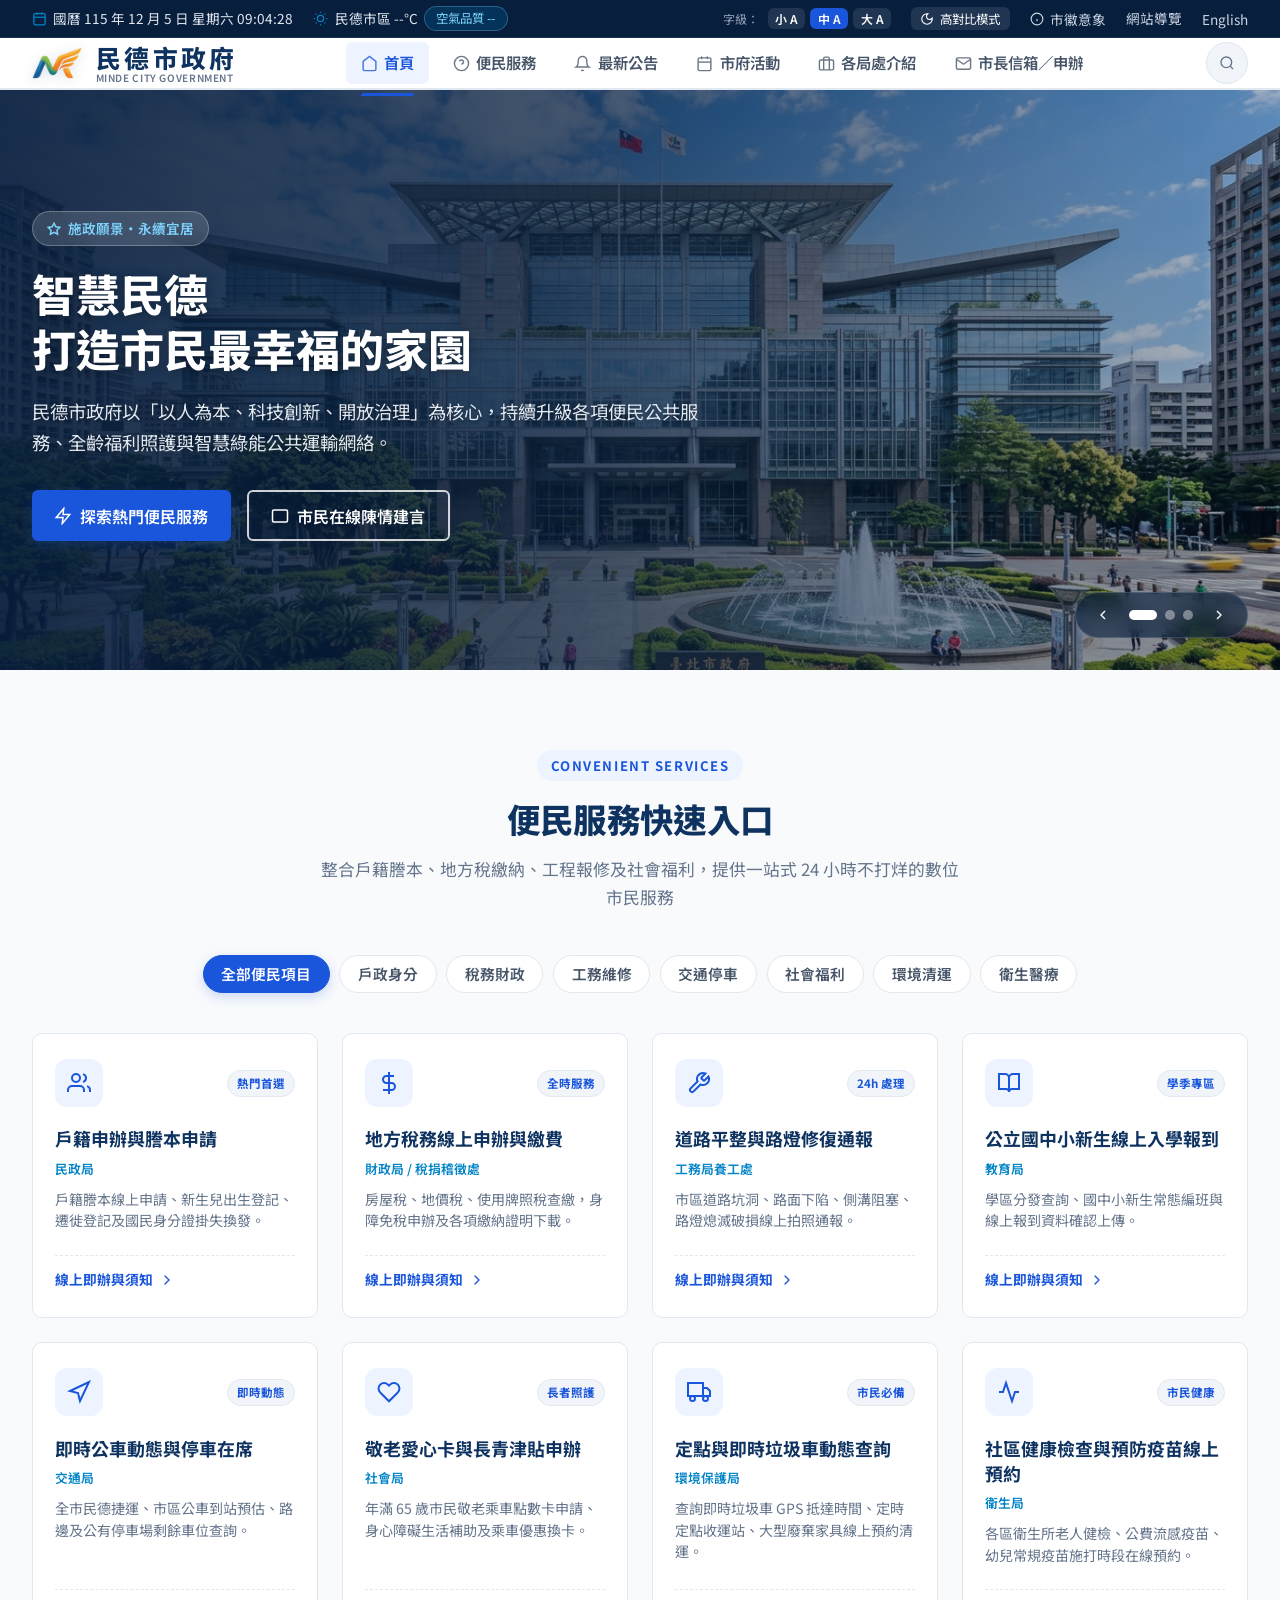
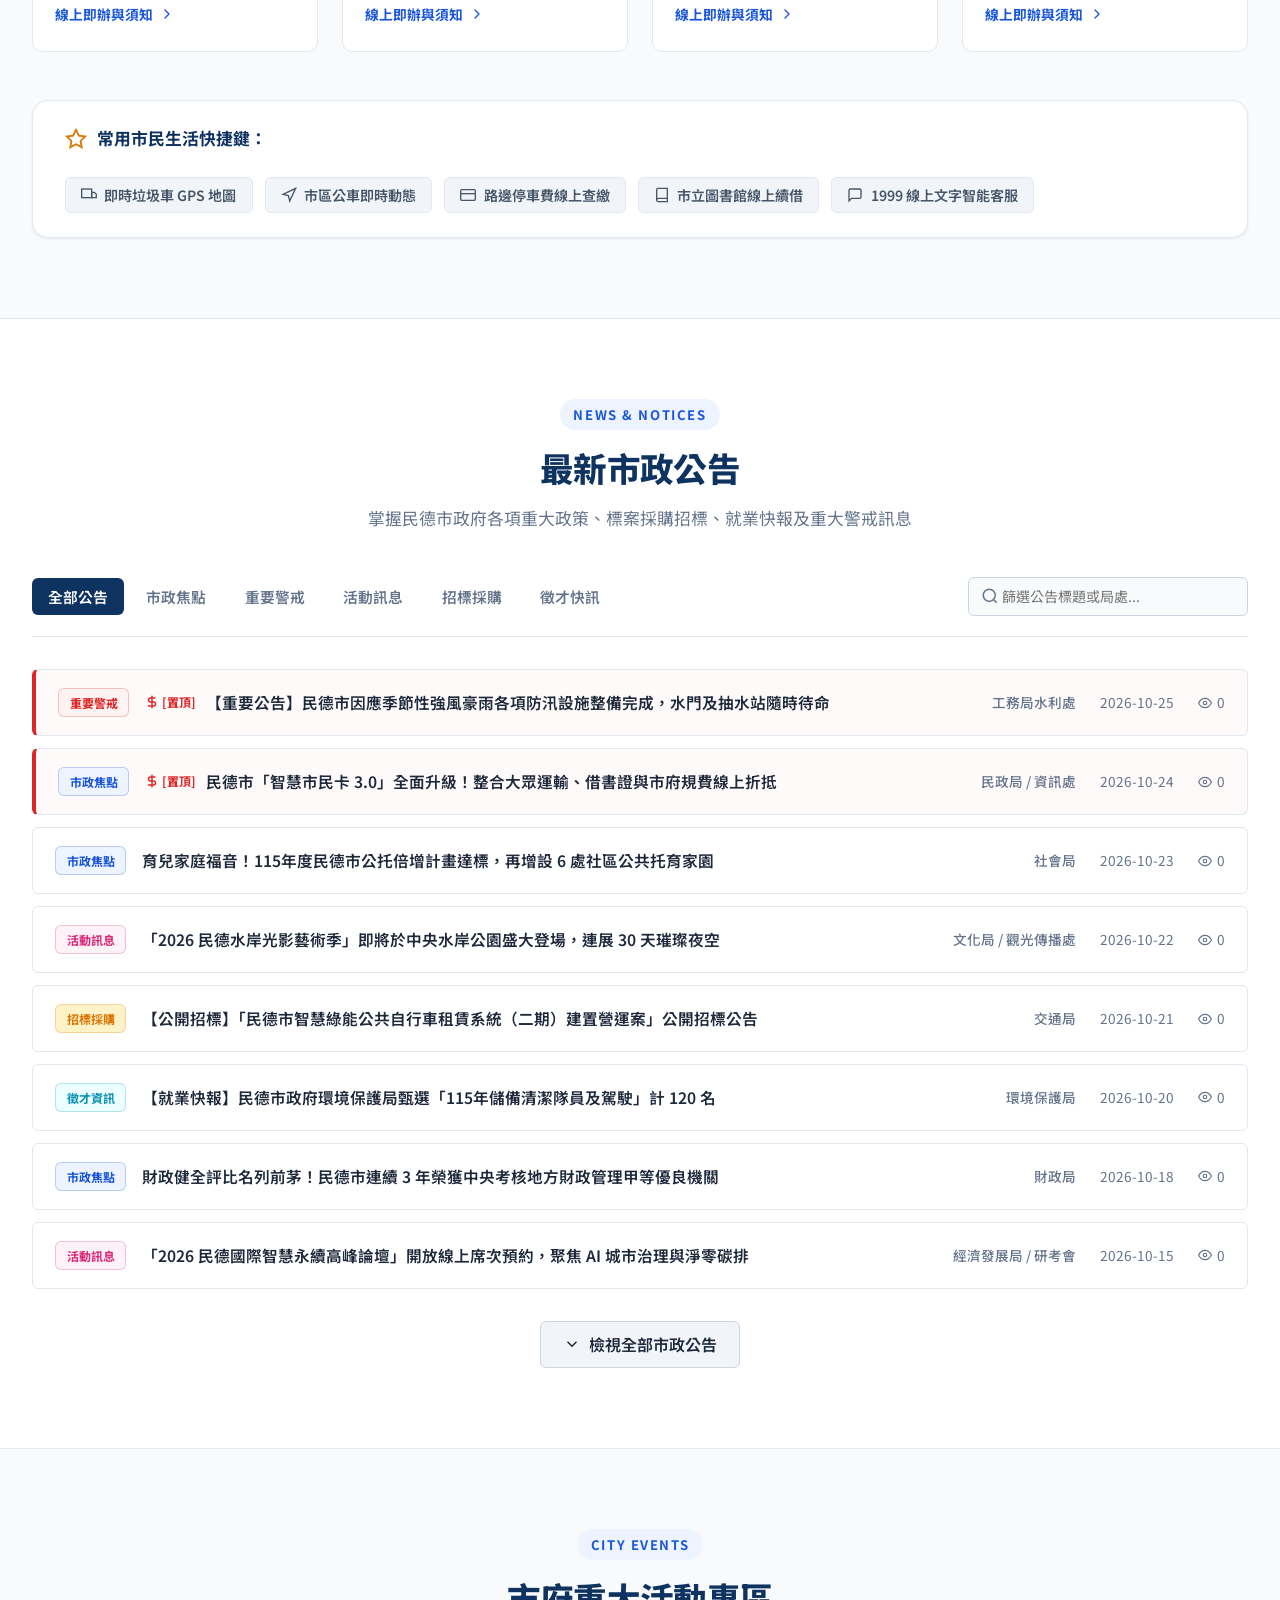
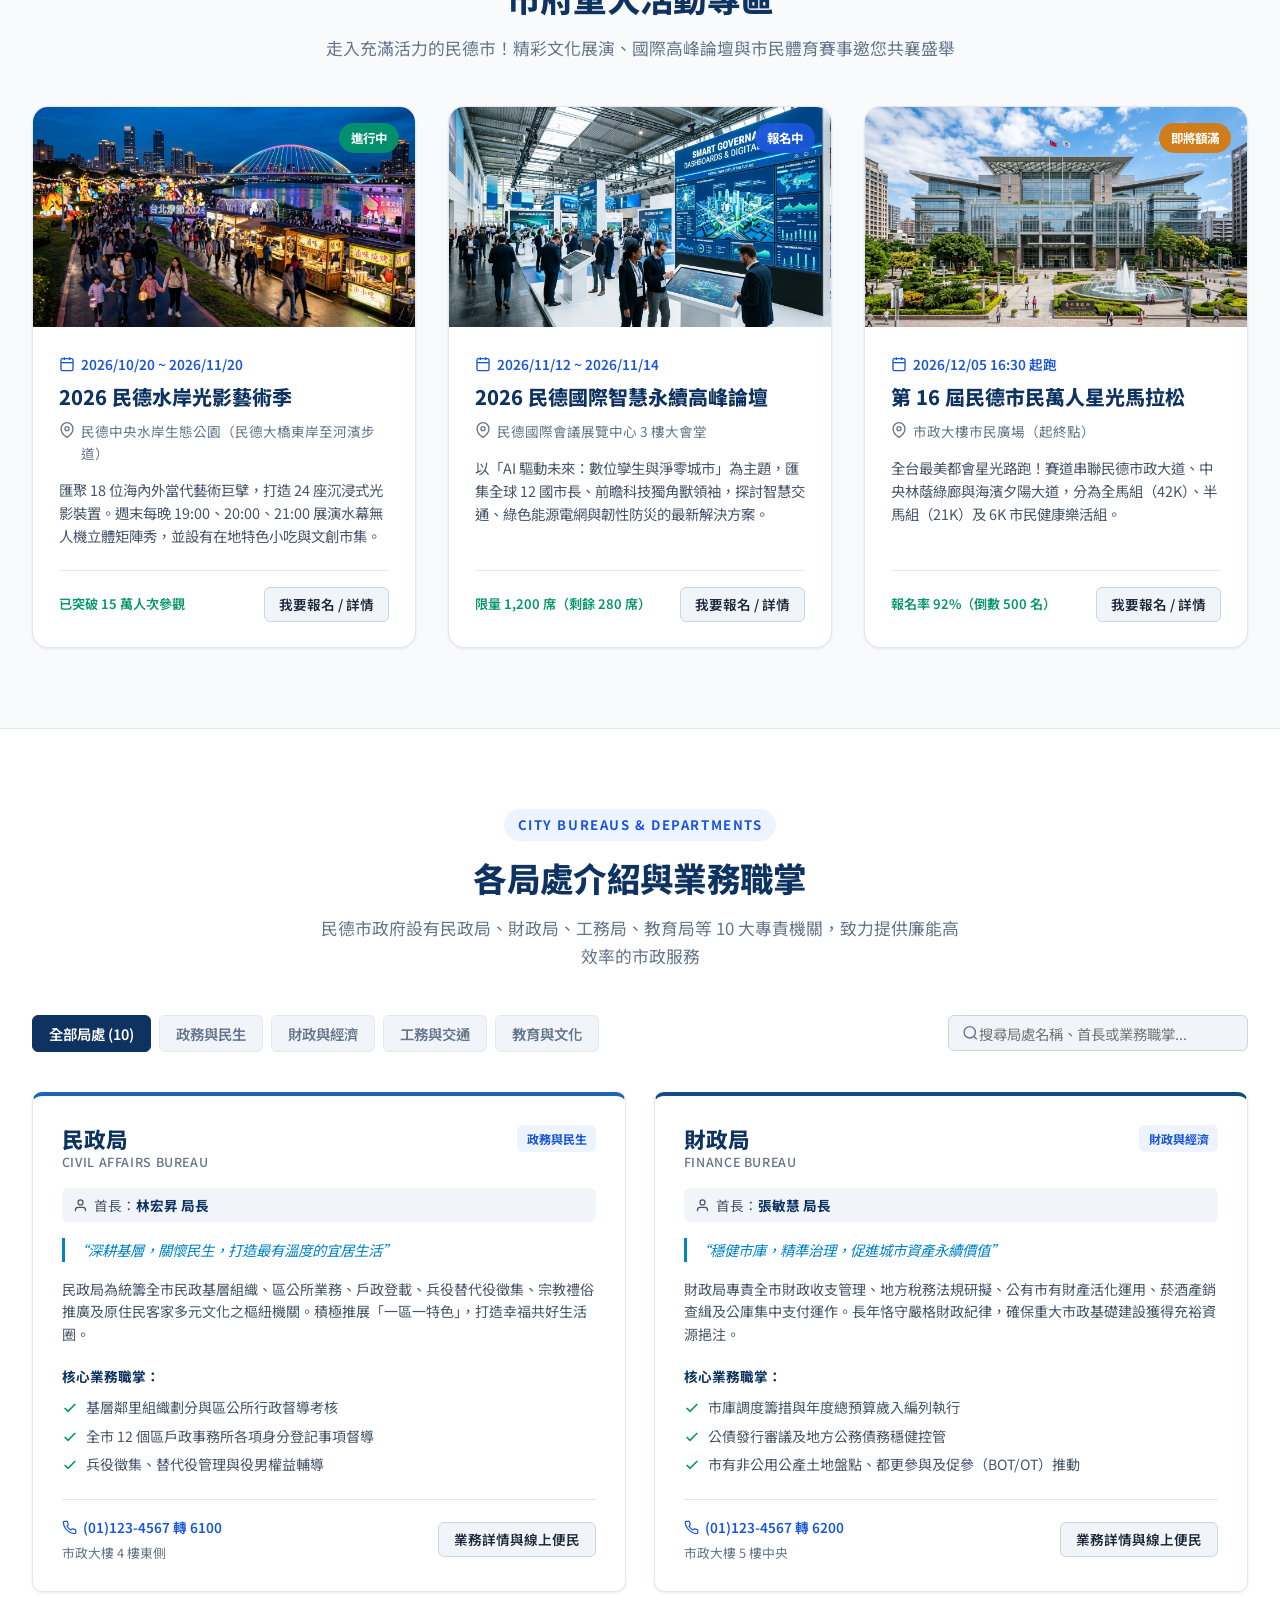
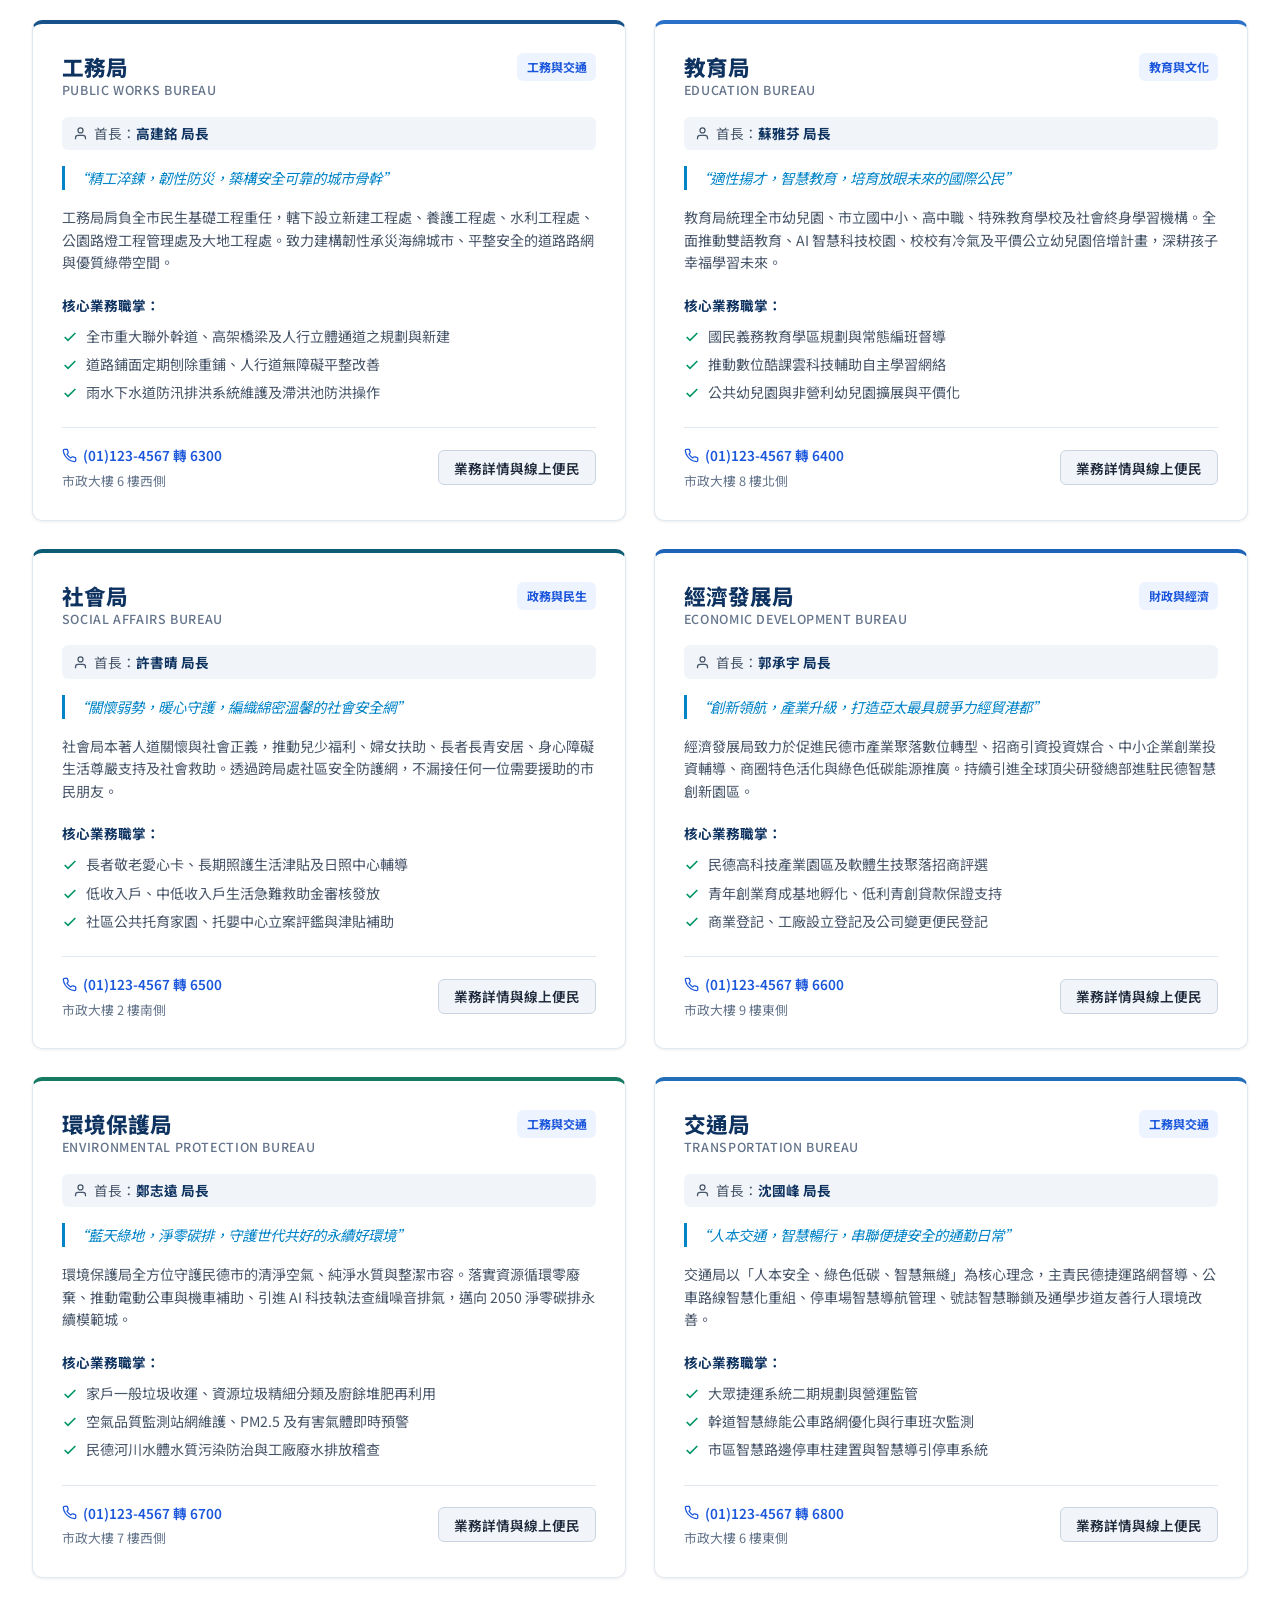
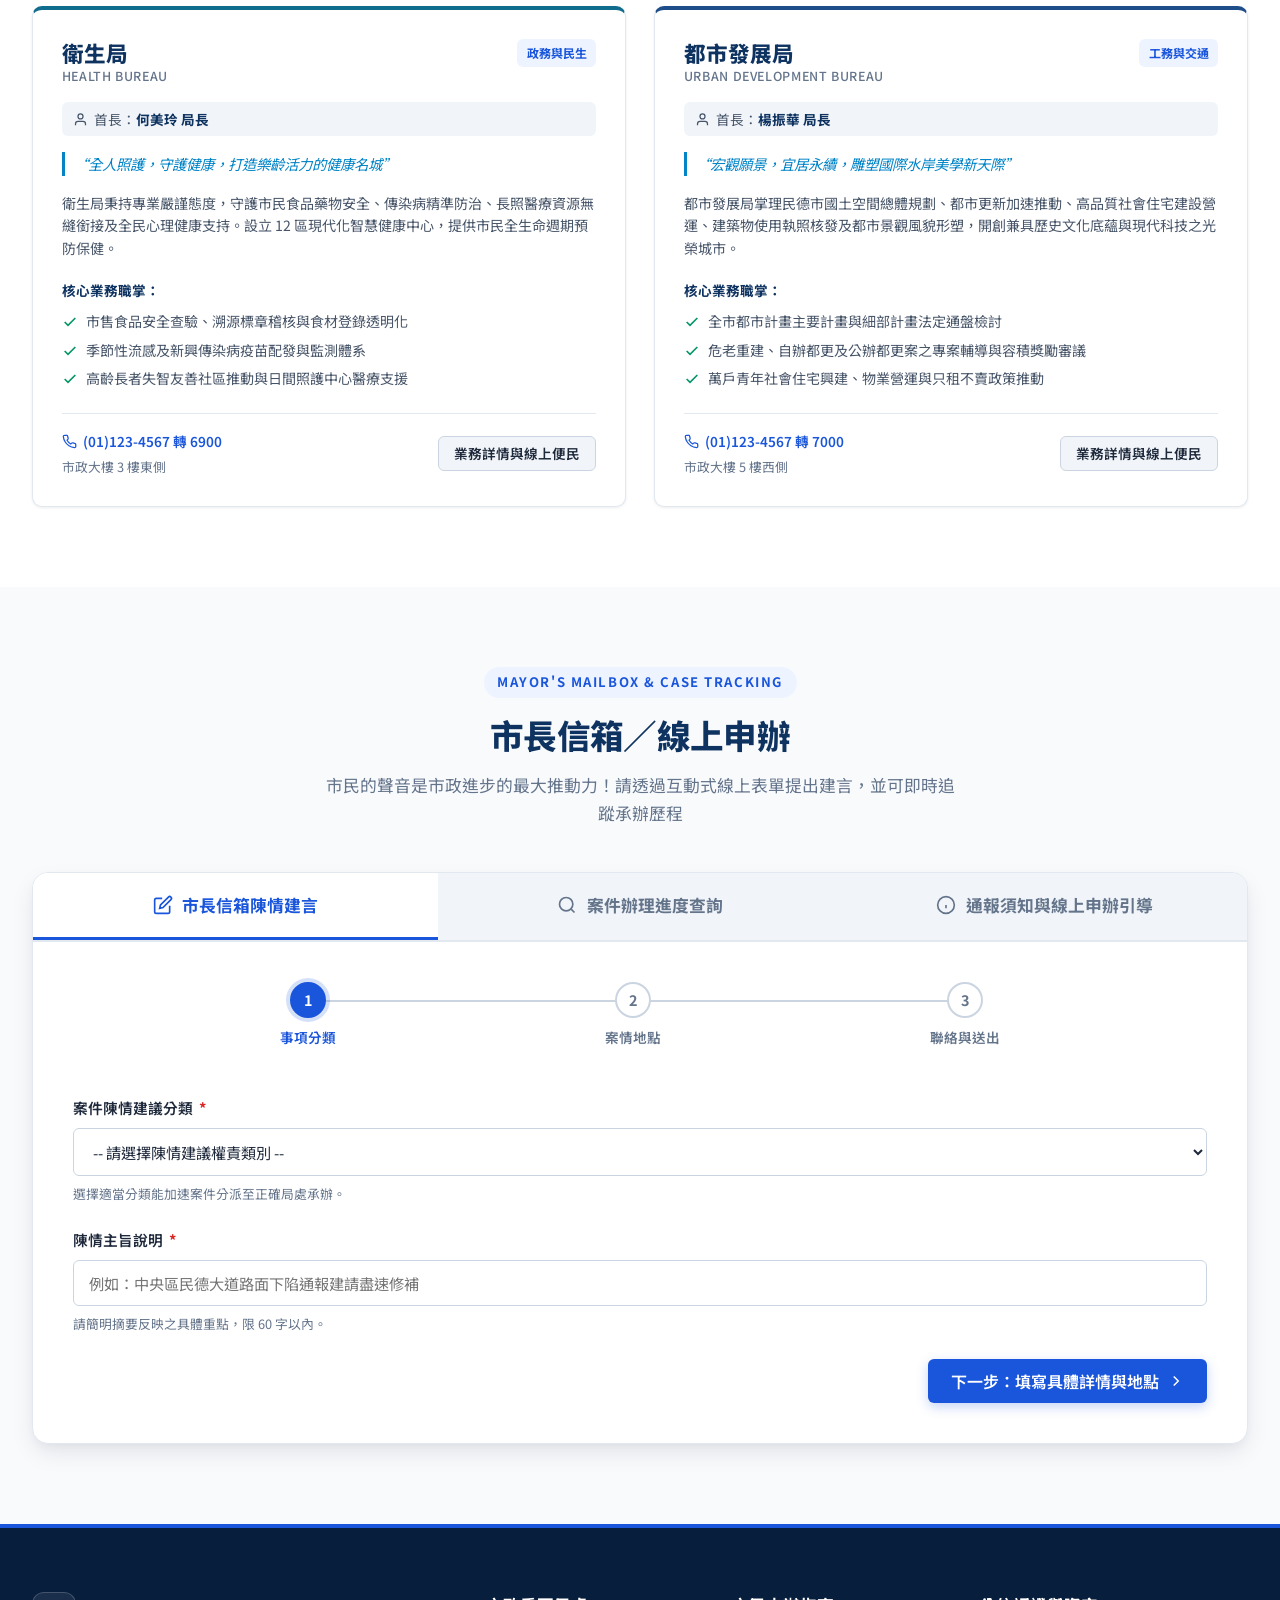
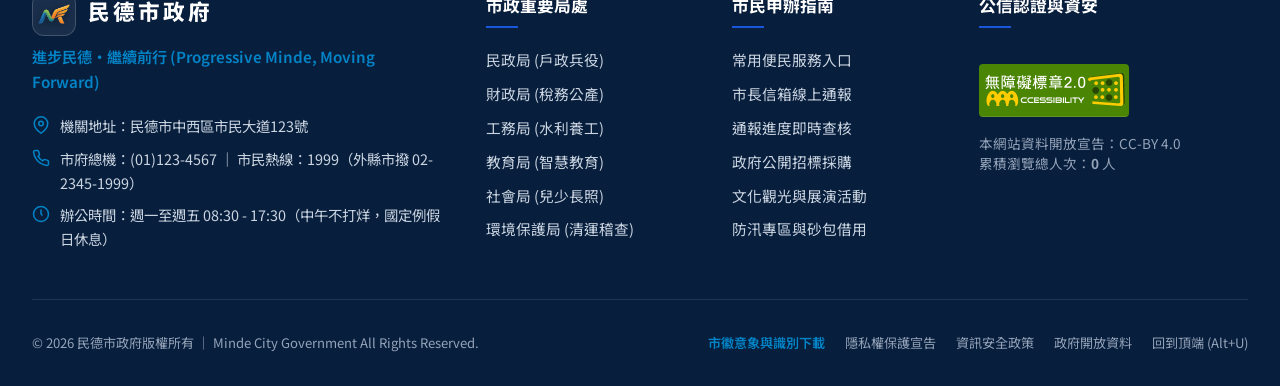
<file: index.html>
<!DOCTYPE html>
<html lang="zh-Hant-TW">
<head>
  <meta charset="UTF-8">
  <meta name="viewport" content="width=device-width, initial-scale=1.0">
  <meta http-equiv="X-UA-Compatible" content="ie=edge">
  <title>民德市政府官方網站 - 進步民德．繼續前行 (Minde City Government)</title>
  <meta name="description" content="民德市政府全球資訊網，提供全市民眾最即時的市政公告、便民申辦服務、各局處介紹、重大活動資訊及市長信箱線上通報系統。">
  <meta name="keywords" content="民德市, 民德市政府, 市長信箱, 便民服務, 民政局, 財政局, 工務局, 教育局, 智慧城市, 1999市民專線">
  <meta name="author" content="民德市政府資訊處">
  
  <!-- Open Graph 社交媒體標籤 -->
  <meta property="og:title" content="民德市政府官方網站 - 進步民德．繼續前行">
  <meta property="og:description" content="民德市最新市政焦點、便民服務申辦、各局處介紹與市長信箱線上互動平台。">
  <meta property="og:type" content="website">
  <meta property="og:locale" content="zh_TW">
  <meta property="og:image" content="assets/images/logo.png">

  <!-- 網站標誌與圖示 Favicon -->
  <link rel="icon" type="image/x-icon" href="favicon.ico">
  <link rel="icon" type="image/png" sizes="32x32" href="assets/images/favicon-32x32.png">
  <link rel="icon" type="image/png" sizes="128x128" href="assets/images/favicon.png">
  <link rel="apple-touch-icon" href="assets/images/logo-badge.png">

  <!-- 樣式表鏈結 -->
  <link rel="stylesheet" href="css/main.css">
  <link rel="stylesheet" href="css/components.css">
  <link rel="stylesheet" href="css/responsive.css">
</head>
<body>

  <!-- 無障礙跳至主要內容區 (Skip Link) -->
  <a href="#mainContent" class="skip-link" id="skipLink">跳至主要內容區 (Alt+C)</a>

  <!-- ========================================================
       1. 頂端無障礙與便民公務工具列 (Top Utility Bar)
       ======================================================== -->
  <div class="top-utility-bar" role="region" aria-label="無障礙與網站工具">
    <div class="container">
      <div class="utility-left">
        <div class="utility-item">
          <svg viewBox="0 0 24 24" fill="none" stroke-width="2"><rect x="3" y="4" width="18" height="18" rx="2" ry="2"></rect><line x1="16" y1="2" x2="16" y2="6"></line><line x1="8" y1="2" x2="8" y2="6"></line><line x1="3" y1="10" x2="21" y2="10"></line></svg>
          <span data-live-clock aria-live="off">國曆 -- 年 -- 月 -- 日 --:--:--</span>
        </div>
        <div class="utility-item">
          <svg viewBox="0 0 24 24" fill="none" stroke-width="2"><circle cx="12" cy="12" r="5"></circle><line x1="12" y1="1" x2="12" y2="3"></line><line x1="12" y1="21" x2="12" y2="23"></line><line x1="4.22" y1="4.22" x2="5.64" y2="5.64"></line><line x1="18.36" y1="18.36" x2="19.78" y2="19.78"></line><line x1="1" y1="12" x2="3" y2="12"></line><line x1="21" y1="12" x2="23" y2="12"></line><line x1="4.22" y1="19.78" x2="5.64" y2="18.36"></line><line x1="18.36" y1="5.64" x2="19.78" y2="4.22"></line></svg>
          <span>民德市區 <span data-live-temp>--</span>°C <span class="weather-time" data-live-temp-time></span></span>
          <span class="weather-badge" data-live-aqi>空氣品質 載入中</span>
        </div>
      </div>

      <div class="utility-right">
        <!-- 無障礙字級調整 -->
        <div class="accessibility-tools" aria-label="文字大小切換">
          <span style="font-size: 0.75rem; color: #94a3b8; margin-right: 0.2rem;">字級：</span>
          <button class="font-size-btn" data-scale="0.9" title="縮小字體">小 A</button>
          <button class="font-size-btn active" data-scale="1" title="預設字體大小">中 A</button>
          <button class="font-size-btn" data-scale="1.15" title="放大字體">大 A</button>
        </div>

        <!-- 高對比模式 -->
        <button class="contrast-toggle-btn" id="contrastToggleBtn" title="切換高對比無障礙顯示模式">
          <svg viewBox="0 0 24 24" fill="none" stroke="currentColor" stroke-width="2">
            <path d="M12 3a9 9 0 1 0 9 9c0-.46-.04-.92-.1-1.36a5.389 5.389 0 0 1-4.4 2.26 5.403 5.403 0 0 1-3.14-9.8c-.44-.06-.9-.1-1.36-.1z"></path>
          </svg>
          <span>高對比模式</span>
        </button>

        <button class="utility-item" style="color: #cbd5e1; background: none; border: none; cursor: pointer;" onclick="openEmblemModal()" title="瀏覽民德市徽設計理念與視覺識別標準">
          <svg style="width: 14px; height: 14px; stroke: currentColor;" viewBox="0 0 24 24" fill="none" stroke-width="2"><circle cx="12" cy="12" r="10"></circle><path d="M12 16v-4"></path><path d="M12 8h.01"></path></svg>
          <span>市徽意象</span>
        </button>
        <a href="#footer" class="utility-item" style="color: #cbd5e1;" title="網站導覽與無障礙宣告">網站導覽</a>
        <button class="utility-item" style="color: #cbd5e1;" onclick="showToast('English version is under maintenance. (英文版維護中)', 'info')">English</button>
      </div>
    </div>
  </div>

  <!-- ========================================================
       2. 官方主導覽列 (Main Header)
       ======================================================== -->
  <header class="main-header" role="banner">
    <div class="container header-container">
      <!-- 官方市府 Logo 區 -->
      <a href="index.html" class="brand-logo-link" aria-label="回到民德市政府官網首頁" title="民德市政府全球資訊網">
        <div class="brand-emblem" aria-hidden="true">
          <img src="assets/images/logo-icon.png" alt="民德市政府市徽" class="brand-logo-img" width="50" height="50">
        </div>
        <div class="brand-text">
          <span class="brand-title">民德市政府</span>
          <span class="brand-subtitle">Minde City Government</span>
        </div>
      </a>

      <!-- 桌面主導覽連結 -->
      <nav class="main-nav" id="mainNav" role="navigation" aria-label="主選單導覽">
        <ul class="nav-list">
          <li>
            <a href="#home" class="nav-link active">
              <svg viewBox="0 0 24 24" fill="none" stroke-width="2"><path d="M3 9l9-7 9 7v11a2 2 0 0 1-2 2H5a2 2 0 0 1-2-2z"></path></svg>
              <span>首頁</span>
            </a>
          </li>
          <li>
            <a href="#services" class="nav-link">
              <svg viewBox="0 0 24 24" fill="none" stroke-width="2"><circle cx="12" cy="12" r="10"></circle><path d="M9.09 9a3 3 0 0 1 5.83 1c0 2-3 3-3 3"></path><line x1="12" y1="17" x2="12.01" y2="17"></line></svg>
              <span>便民服務</span>
            </a>
          </li>
          <li>
            <a href="#announcements" class="nav-link">
              <svg viewBox="0 0 24 24" fill="none" stroke-width="2"><path d="M18 8A6 6 0 0 0 6 8c0 7-3 9-3 9h18s-3-2-3-9"></path><path d="M13.73 21a2 2 0 0 1-3.46 0"></path></svg>
              <span>最新公告</span>
            </a>
          </li>
          <li>
            <a href="#events" class="nav-link">
              <svg viewBox="0 0 24 24" fill="none" stroke-width="2"><rect x="3" y="4" width="18" height="18" rx="2" ry="2"></rect><line x1="16" y1="2" x2="16" y2="6"></line><line x1="8" y1="2" x2="8" y2="6"></line><line x1="3" y1="10" x2="21" y2="10"></line></svg>
              <span>市府活動</span>
            </a>
          </li>
          <li>
            <a href="#departments" class="nav-link">
              <svg viewBox="0 0 24 24" fill="none" stroke-width="2"><rect x="2" y="7" width="20" height="14" rx="2" ry="2"></rect><path d="M16 21V5a2 2 0 0 0-2-2h-4a2 2 0 0 0-2 2v16"></path></svg>
              <span>各局處介紹</span>
            </a>
          </li>
          <li>
            <a href="#mailbox" class="nav-link">
              <svg viewBox="0 0 24 24" fill="none" stroke-width="2"><path d="M4 4h16c1.1 0 2 .9 2 2v12c0 1.1-.9 2-2 2H4c-1.1 0-2-.9-2-2V6c0-1.1.9-2 2-2z"></path><polyline points="22,6 12,13 2,6"></polyline></svg>
              <span>市長信箱／申辦</span>
            </a>
          </li>
        </ul>

        <!-- 行動版專屬無障礙與網站工具 (在電腦版自動隱藏，手機版在漢堡選單內呈現，避免頂端資訊雜亂) -->
        <div class="mobile-nav-tools" aria-label="行動版無障礙與網站設定">
          <div class="mobile-tools-header">
            <svg viewBox="0 0 24 24" fill="none" stroke="currentColor" stroke-width="2"><circle cx="12" cy="12" r="3"></circle><path d="M19.4 15a1.65 1.65 0 0 0 .33 1.82l.06.06a2 2 0 0 1 0 2.83 2 2 0 0 1-2.83 0l-.06-.06a1.65 1.65 0 0 0-1.82-.33 1.65 1.65 0 0 0-1 1.51V21a2 2 0 0 1-2 2 2 2 0 0 1-2-2v-.09A1.65 1.65 0 0 0 9 19.4a1.65 1.65 0 0 0-1.82.33l-.06.06a2 2 0 0 1-2.83 0 2 2 0 0 1 0-2.83l.06-.06a1.65 1.65 0 0 0 .33-1.82 1.65 1.65 0 0 0-1.51-1H3a2 2 0 0 1-2-2 2 2 0 0 1 2-2h.09A1.65 1.65 0 0 0 4.6 9a1.65 1.65 0 0 0-.33-1.82l-.06-.06a2 2 0 0 1 0-2.83 2 2 0 0 1 2.83 0l.06.06a1.65 1.65 0 0 0 1.82.33H9a1.65 1.65 0 0 0 1-1.51V3a2 2 0 0 1 2-2 2 2 0 0 1 2 2v.09a1.65 1.65 0 0 0 1 1.51 1.65 1.65 0 0 0 1.82-.33l.06-.06a2 2 0 0 1 2.83 0 2 2 0 0 1 0 2.83l-.06.06a1.65 1.65 0 0 0-.33 1.82V9a1.65 1.65 0 0 0 1.51 1H21a2 2 0 0 1 2 2 2 2 0 0 1-2 2h-.09a1.65 1.65 0 0 0-1.51 1z"></path></svg>
            <span>無障礙與網站工具</span>
          </div>
          <div class="mobile-tools-content">
            <div class="mobile-font-row">
              <span class="mobile-tools-label">文字字級：</span>
              <div class="accessibility-tools">
                <button class="font-size-btn" data-scale="0.9" title="縮小字體">小 A</button>
                <button class="font-size-btn active" data-scale="1" title="預設字體大小">中 A</button>
                <button class="font-size-btn" data-scale="1.15" title="放大字體">大 A</button>
              </div>
            </div>
            <div class="mobile-actions-row">
              <button class="contrast-toggle-btn" title="切換高對比無障礙顯示模式">
                <svg viewBox="0 0 24 24" fill="none" stroke="currentColor" stroke-width="2">
                  <path d="M12 3a9 9 0 1 0 9 9c0-.46-.04-.92-.1-1.36a5.389 5.389 0 0 1-4.4 2.26 5.403 5.403 0 0 1-3.14-9.8c-.44-.06-.9-.1-1.36-.1z"></path>
                </svg>
                <span>高對比模式</span>
              </button>
              <button class="mobile-aux-btn" onclick="openEmblemModal()" title="瀏覽市徽理念">
                <svg viewBox="0 0 24 24" fill="none" stroke="currentColor" stroke-width="2"><circle cx="12" cy="12" r="10"></circle><path d="M12 16v-4"></path><path d="M12 8h.01"></path></svg>
                <span>市徽意象</span>
              </button>
              <a href="#footer" class="mobile-aux-btn" onclick="document.getElementById('mainNav').classList.remove('open');">
                <svg viewBox="0 0 24 24" fill="none" stroke="currentColor" stroke-width="2"><circle cx="12" cy="12" r="10"></circle><line x1="2" y1="12" x2="22" y2="12"></line><path d="M12 2a15.3 15.3 0 0 1 4 10 15.3 15.3 0 0 1-4 10 15.3 15.3 0 0 1-4-10 15.3 15.3 0 0 1 4-10z"></path></svg>
                <span>網站導覽</span>
              </a>
            </div>
          </div>
        </div>
      </nav>

      <!-- 搜尋與行動按鈕 -->
      <div class="header-actions">
        <button class="quick-search-trigger" aria-label="開啟全站智慧搜尋" title="按 Ctrl+K 或 / 開啟搜尋">
          <svg viewBox="0 0 24 24" fill="none" stroke-width="2"><circle cx="11" cy="11" r="8"></circle><line x1="21" y1="21" x2="16.65" y2="16.65"></line></svg>
          <span>搜尋市政與便民服務...</span>
          <kbd class="quick-search-key">Ctrl+K</kbd>
        </button>

        <button class="mobile-menu-toggle" id="mobileMenuToggle" aria-label="開啟或收合行動版導覽選單" aria-expanded="false">
          <svg viewBox="0 0 24 24" fill="none" stroke="currentColor" stroke-width="2"><line x1="3" y1="12" x2="21" y2="12"></line><line x1="3" y1="6" x2="21" y2="6"></line><line x1="3" y1="18" x2="21" y2="18"></line></svg>
        </button>
      </div>
    </div>
  </header>

  <!-- ========================================================
       主要內容區域 (Main Content Landmark)
       ======================================================== -->
  <main id="mainContent">

    <!-- ========================================================
         章節 1: 英雄視覺輪播與市政指標 (Hero Section)
         ======================================================== -->
    <section class="hero-section" id="home" aria-label="市政焦點橫幅">
      <div class="hero-slider">
        <!-- 幻燈片 1: 市政大樓與宜居城市 -->
        <div class="hero-slide active">
          <div class="slide-bg-wrapper">
            <img src="assets/images/minde_city_hall.jpg" alt="民德市政大樓宏偉外觀與市民廣場噴泉" class="slide-bg-img">
            <div class="slide-overlay"></div>
          </div>
          <div class="container">
            <div class="hero-content">
              <span class="slide-tag">
                <svg style="width: 14px; height: 14px; stroke: currentColor;" viewBox="0 0 24 24" fill="none" stroke-width="2.5"><polygon points="12 2 15.09 8.26 22 9.27 17 14.14 18.18 21.02 12 17.77 5.82 21.02 7 14.14 2 9.27 8.91 8.26 12 2"></polygon></svg>
                施政願景・永續宜居
              </span>
              <h1 class="slide-title">智慧民德<br>打造市民最幸福的家園</h1>
              <p class="slide-desc">
                民德市政府以「以人為本、科技創新、開放治理」為核心，持續升級各項便民公共服務、全齡福利照護與智慧綠能公共運輸網絡。
              </p>
              <div class="slide-actions">
                <a href="#services" class="btn btn-primary">
                  <svg viewBox="0 0 24 24" fill="none" stroke-width="2"><polygon points="13 2 3 14 12 14 11 22 21 10 12 10 13 2"></polygon></svg>
                  探索熱門便民服務
                </a>
                <a href="#mailbox" class="btn btn-outline-white">
                  <svg viewBox="0 0 24 24" fill="none" stroke-width="2"><path d="M4 4h16c1.1 0 2 .9 2 2v12c0 1.1-.9 2-2 2H4c-1.1 0-2-.9-2-2V6c0-1.1.9-2 2-2z"></path></svg>
                  市民在線陳情建言
                </a>
              </div>
            </div>
          </div>
        </div>

        <!-- 幻燈片 2: 國際智慧城市論壇 -->
        <div class="hero-slide">
          <div class="slide-bg-wrapper">
            <img src="assets/images/smart_city_expo.jpg" alt="民德智慧城市高峰論壇展會實況" class="slide-bg-img">
            <div class="slide-overlay"></div>
          </div>
          <div class="container">
            <div class="hero-content">
              <span class="slide-tag">前瞻科技・全球接軌</span>
              <h2 class="slide-title">2026 國際智慧高峰會<br>數位孿生與淨零碳排</h2>
              <p class="slide-desc">
                匯聚全球 12 國市長與數位科技先驅，聚焦 AI 城市防災大數據與永續綠電電網，席次有限即日起開放預約。
              </p>
              <div class="slide-actions">
                <a href="#events" class="btn btn-gold">線上搶先預約席次</a>
                <a href="#announcements" class="btn btn-outline-white">查閱詳細大會議程</a>
              </div>
            </div>
          </div>
        </div>

        <!-- 幻燈片 3: 水岸光影藝術季 -->
        <div class="hero-slide">
          <div class="slide-bg-wrapper">
            <img src="assets/images/waterfront_festival.jpg" alt="民德水岸光影藝術季夜景與市民遊憩" class="slide-bg-img">
            <div class="slide-overlay"></div>
          </div>
          <div class="container">
            <div class="hero-content">
              <span class="slide-tag">文化藝術・週末好去處</span>
              <h2 class="slide-title">民德水岸光影藝術季<br>點亮璀璨河畔之夜</h2>
              <p class="slide-desc">
                24 組大型戶外光影巨作、週末水幕無人機秀與百攤市民在地美食市集，邀您一同走入光之秘境。
              </p>
              <div class="slide-actions">
                <a href="#events" class="btn btn-primary">參觀指南與接駁資訊</a>
              </div>
            </div>
          </div>
        </div>
      </div>

      <!-- 輪播控制器 -->
      <div class="slider-controls" aria-label="輪播導航控制">
        <button class="slider-arrow-btn" id="sliderPrevBtn" aria-label="上一張輪播圖">
          <svg style="width: 16px; height: 16px;" viewBox="0 0 24 24" fill="none" stroke="currentColor" stroke-width="2"><polyline points="15 18 9 12 15 6"></polyline></svg>
        </button>
        <div class="slider-dots">
          <button class="slider-dot active" data-index="0" aria-label="跳至第 1 張幻燈片"></button>
          <button class="slider-dot" data-index="1" aria-label="跳至第 2 張幻燈片"></button>
          <button class="slider-dot" data-index="2" aria-label="跳至第 3 張幻燈片"></button>
        </div>
        <button class="slider-arrow-btn" id="sliderNextBtn" aria-label="下一張輪播圖">
          <svg style="width: 16px; height: 16px;" viewBox="0 0 24 24" fill="none" stroke="currentColor" stroke-width="2"><polyline points="9 18 15 12 9 6"></polyline></svg>
        </button>
      </div>
    </section>

    <!-- ========================================================
         章節 2: 便民服務快速入口 (Citizen Quick Services)
         ======================================================== -->
    <section class="services-section" id="services" aria-labelledby="servicesTitle">
      <div class="container">
        <div class="section-header">
          <span class="section-tag">Convenient Services</span>
          <h2 class="section-title" id="servicesTitle">便民服務快速入口</h2>
          <p class="section-subtitle">
            整合戶籍謄本、地方稅繳納、工程報修及社會福利，提供一站式 24 小時不打烊的數位市民服務
          </p>
        </div>

        <!-- 服務分類篩選鈕 -->
        <div class="category-filter-pills" role="tablist" aria-label="便民服務分類">
          <button class="filter-pill service-filter-pill active" data-service-cat="all">全部便民項目</button>
          <button class="filter-pill service-filter-pill" data-service-cat="household">戶政身分</button>
          <button class="filter-pill service-filter-pill" data-service-cat="tax">稅務財政</button>
          <button class="filter-pill service-filter-pill" data-service-cat="construction">工務維修</button>
          <button class="filter-pill service-filter-pill" data-service-cat="transit">交通停車</button>
          <button class="filter-pill service-filter-pill" data-service-cat="welfare">社會福利</button>
          <button class="filter-pill service-filter-pill" data-service-cat="eco">環境清運</button>
          <button class="filter-pill service-filter-pill" data-service-cat="health">衛生醫療</button>
        </div>

        <!-- 服務卡片網格 -->
        <div class="services-grid" id="servicesGridContainer">
          <!-- 由 js/announcements.js 動態渲染 -->
        </div>

        <!-- 常用便民快捷工具條 -->
        <div class="quick-tools-strip">
          <div class="quick-tools-label">
            <svg viewBox="0 0 24 24" fill="none" stroke="currentColor" stroke-width="2"><polygon points="12 2 15.09 8.26 22 9.27 17 14.14 18.18 21.02 12 17.77 5.82 21.02 7 14.14 2 9.27 8.91 8.26 12 2"></polygon></svg>
            <span>常用市民生活快捷鍵：</span>
          </div>
          <div class="quick-tools-list">
            <button class="quick-tool-btn" onclick="openServiceModal('srv-07')">
              <svg viewBox="0 0 24 24" fill="none" stroke-width="2"><rect x="1" y="3" width="15" height="13"></rect><polygon points="16 8 20 8 23 11 23 16 16 16 16 8"></polygon></svg>
              <span>即時垃圾車 GPS 地圖</span>
            </button>
            <button class="quick-tool-btn" onclick="openServiceModal('srv-05')">
              <svg viewBox="0 0 24 24" fill="none" stroke-width="2"><polygon points="3 11 22 2 13 21 11 13 3 11"></polygon></svg>
              <span>市區公車即時動態</span>
            </button>
            <button class="quick-tool-btn" onclick="openServiceModal('srv-02')">
              <svg viewBox="0 0 24 24" fill="none" stroke-width="2"><rect x="1" y="4" width="22" height="16" rx="2" ry="2"></rect><line x1="1" y1="10" x2="23" y2="10"></line></svg>
              <span>路邊停車費線上查繳</span>
            </button>
            <button class="quick-tool-btn" onclick="openServiceModal('srv-04')">
              <svg viewBox="0 0 24 24" fill="none" stroke-width="2"><path d="M4 19.5A2.5 2.5 0 0 1 6.5 17H20"></path><path d="M6.5 2H20v20H6.5A2.5 2.5 0 0 1 4 19.5v-15A2.5 2.5 0 0 1 6.5 2z"></path></svg>
              <span>市立圖書館線上續借</span>
            </button>
            <button class="quick-tool-btn" onclick="showToast('已啟動 1999 智慧市政客服文字助理', 'info')">
              <svg viewBox="0 0 24 24" fill="none" stroke-width="2"><path d="M21 15a2 2 0 0 1-2 2H7l-4 4V5a2 2 0 0 1 2-2h14a2 2 0 0 1 2 2z"></path></svg>
              <span>1999 線上文字智能客服</span>
            </button>
          </div>
        </div>
      </div>
    </section>

    <!-- ========================================================
         章節 3: 最新公告專區 (Latest Announcements)
         ======================================================== -->
    <section class="announcements-section" id="announcements" aria-labelledby="announcementsTitle">
      <div class="container announcements-container">
        <div class="section-header">
          <span class="section-tag">News & Notices</span>
          <h2 class="section-title" id="announcementsTitle">最新市政公告</h2>
          <p class="section-subtitle">
            掌握民德市政府各項重大政策、標案採購招標、就業快報及重大警戒訊息
          </p>
        </div>

        <!-- 公告工具列 (分類與搜尋) -->
        <div class="announcement-toolbar">
          <div class="announcement-tabs" role="tablist">
            <button class="announcement-tab active" data-category="all">全部公告</button>
            <button class="announcement-tab" data-category="news">市政焦點</button>
            <button class="announcement-tab" data-category="urgent">重要警戒</button>
            <button class="announcement-tab" data-category="events">活動訊息</button>
            <button class="announcement-tab" data-category="tenders">招標採購</button>
            <button class="announcement-tab" data-category="recruit">徵才快訊</button>
          </div>

          <div class="announcement-search-box">
            <svg viewBox="0 0 24 24" fill="none" stroke-width="2"><circle cx="11" cy="11" r="8"></circle><line x1="21" y1="21" x2="16.65" y2="16.65"></line></svg>
            <input type="text" id="announcementSearchInput" placeholder="篩選公告標題或局處..." aria-label="篩選公告">
          </div>
        </div>

        <!-- 公告條目清單 -->
        <div class="announcements-list" id="announcementsListContainer">
          <!-- 由 js/announcements.js 動態渲染 -->
        </div>

        <div class="announcement-footer">
          <button type="button" class="btn btn-secondary" id="viewAllAnnouncementsBtn">
            <svg viewBox="0 0 24 24" fill="none" stroke-width="2"><polyline points="6 9 12 15 18 9"></polyline></svg>
            <span>檢視全部市政公告</span>
          </button>
        </div>
      </div>
    </section>

    <!-- ========================================================
         章節 4: 市府活動專區 (City Events Section)
         ======================================================== -->
    <section class="events-section" id="events" aria-labelledby="eventsTitle">
      <div class="container">
        <div class="section-header">
          <span class="section-tag">City Events</span>
          <h2 class="section-title" id="eventsTitle">市府重大活動專區</h2>
          <p class="section-subtitle">
            走入充滿活力的民德市！精彩文化展演、國際高峰論壇與市民體育賽事邀您共襄盛舉
          </p>
        </div>

        <!-- 活動卡片網格 -->
        <div class="events-grid" id="cityEventsGridContainer">
          <!-- 由 js/announcements.js 動態渲染 -->
        </div>
      </div>
    </section>

    <!-- ========================================================
         章節 5: 各局處介紹區塊 (Departments Directory)
         ======================================================== -->
    <section class="departments-section" id="departments" aria-labelledby="departmentsTitle">
      <div class="container">
        <div class="section-header">
          <span class="section-tag">City Bureaus & Departments</span>
          <h2 class="section-title" id="departmentsTitle">各局處介紹與業務職掌</h2>
          <p class="section-subtitle">
            民德市政府設有民政局、財政局、工務局、教育局等 10 大專責機關，致力提供廉能高效率的市政服務
          </p>
        </div>

        <!-- 局處分類與搜尋條 -->
        <div class="departments-filter-bar">
          <div class="dept-category-tabs" role="tablist">
            <button class="dept-cat-btn active" data-dept-cat="all">全部局處 (10)</button>
            <button class="dept-cat-btn" data-dept-cat="governance">政務與民生</button>
            <button class="dept-cat-btn" data-dept-cat="finance">財政與經濟</button>
            <button class="dept-cat-btn" data-dept-cat="infrastructure">工務與交通</button>
            <button class="dept-cat-btn" data-dept-cat="education">教育與文化</button>
          </div>

          <div class="dept-search-box">
            <svg viewBox="0 0 24 24" fill="none" stroke-width="2"><circle cx="11" cy="11" r="8"></circle><line x1="21" y1="21" x2="16.65" y2="16.65"></line></svg>
            <input type="text" id="deptSearchInput" placeholder="搜尋局處名稱、首長或業務職掌..." aria-label="搜尋局處">
          </div>
        </div>

        <!-- 局處卡片網格 -->
        <div class="departments-grid" id="departmentsGridContainer">
          <!-- 由 js/departments.js 動態渲染 -->
        </div>
      </div>
    </section>

    <!-- ========================================================
         章節 6: 市長信箱／線上申辦表單 (Mayor's Mailbox & Inquiry)
         ======================================================== -->
    <section class="mailbox-section" id="mailbox" aria-labelledby="mailboxTitle">
      <div class="container">
        <div class="section-header">
          <span class="section-tag">Mayor's Mailbox & Case Tracking</span>
          <h2 class="section-title" id="mailboxTitle">市長信箱／線上申辦</h2>
          <p class="section-subtitle">
            市民的聲音是市政進步的最大推動力！請透過互動式線上表單提出建言，並可即時追蹤承辦歷程
          </p>
        </div>

        <div class="mailbox-card-wrapper">
          <!-- 頁籤按鈕列 -->
          <div class="mailbox-nav-tabs" role="tablist">
            <button class="mailbox-tab-btn active" data-target="paneForm" role="tab" aria-selected="true">
              <svg viewBox="0 0 24 24" fill="none" stroke-width="2"><path d="M11 4H4a2 2 0 0 0-2 2v14a2 2 0 0 0 2 2h14a2 2 0 0 0 2-2v-7"></path><path d="M18.5 2.5a2.121 2.121 0 0 1 3 3L12 15l-4 1 1-4 9.5-9.5z"></path></svg>
              <span>市長信箱陳情建言</span>
            </button>
            <button class="mailbox-tab-btn" data-target="paneInquiry" role="tab" aria-selected="false">
              <svg viewBox="0 0 24 24" fill="none" stroke-width="2"><circle cx="11" cy="11" r="8"></circle><line x1="21" y1="21" x2="16.65" y2="16.65"></line></svg>
              <span>案件辦理進度查詢</span>
            </button>
            <button class="mailbox-tab-btn" data-target="paneGuidelines" role="tab" aria-selected="false">
              <svg viewBox="0 0 24 24" fill="none" stroke-width="2"><circle cx="12" cy="12" r="10"></circle><line x1="12" y1="16" x2="12" y2="12"></line><line x1="12" y1="8" x2="12.01" y2="8"></line></svg>
              <span>通報須知與線上申辦引導</span>
            </button>
          </div>

          <!-- 分頁 1: 市長信箱填寫表單 -->
          <div class="mailbox-tab-pane active" id="paneForm" role="tabpanel">
            <div id="mailboxFormWrapper">
              <!-- 表單進度引導條 -->
              <div class="form-stepper" aria-label="表單填寫步驟">
                <div class="stepper-step active" id="stepIndicator1">
                  <div class="step-circle">1</div>
                  <span class="step-label">事項分類</span>
                </div>
                <div class="stepper-step" id="stepIndicator2">
                  <div class="step-circle">2</div>
                  <span class="step-label">案情地點</span>
                </div>
                <div class="stepper-step" id="stepIndicator3">
                  <div class="step-circle">3</div>
                  <span class="step-label">聯絡與送出</span>
                </div>
              </div>

              <!-- 步驟 1: 事項分類 -->
              <div class="form-step-content" id="formStep1">
                <div class="form-grid">
                  <div class="form-group full-width">
                    <label class="form-label" for="caseCategory">
                      案件陳情建議分類 <span class="required-star">*</span>
                    </label>
                    <select class="form-control" id="caseCategory" required>
                      <option value="">-- 請選擇陳情建議權責類別 --</option>
                      <option value="交通路政與號誌">交通路政／號誌故障／公車捷運班次</option>
                      <option value="道路平整與路燈修復">道路平整／路面坑洞／路燈不亮</option>
                      <option value="環境衛生與噪音異味">環境衛生／噪音污染／垃圾清運</option>
                      <option value="民政戶政與兵役">民政業務／戶籍身分／區公所便民</option>
                      <option value="社會福利與長者照顧">社會福利／托育補助／敬老長照津貼</option>
                      <option value="校園教育與學童安全">學校教育／學區分發／通學步道安全</option>
                      <option value="產業經貿與都市發展">商圈振興／違章建築／都市更新建議</option>
                      <option value="前瞻市政興革建議">前瞻市政興革建言與市長施政回饋</option>
                    </select>
                    <span class="form-hint">選擇適當分類能加速案件分派至正確局處承辦。</span>
                  </div>

                  <div class="form-group full-width">
                    <label class="form-label" for="caseTitle">
                      陳情主旨說明 <span class="required-star">*</span>
                    </label>
                    <input type="text" class="form-control" id="caseTitle" placeholder="例如：中央區民德大道路面下陷通報建請盡速修補" maxlength="60" required>
                    <span class="form-hint">請簡明摘要反映之具體重點，限 60 字以內。</span>
                  </div>
                </div>

                <div style="text-align: right; margin-top: 1.5rem;">
                  <button type="button" class="btn btn-primary form-next-step-btn">
                    下一步：填寫具體詳情與地點
                    <svg viewBox="0 0 24 24" fill="none" stroke-width="2"><polyline points="9 18 15 12 9 6"></polyline></svg>
                  </button>
                </div>
              </div>

              <!-- 步驟 2: 案情詳述與地點 -->
              <div class="form-step-content" id="formStep2" style="display: none;">
                <div class="form-grid">
                  <div class="form-group full-width">
                    <label class="form-label" for="caseContent">
                      案情詳細內容與市民建議 <span class="required-star">*</span>
                    </label>
                    <textarea class="form-control" id="caseContent" placeholder="請具體敘明事情發生的人、事、時、地、物及期望市府協助處理方式..." rows="5" required></textarea>
                  </div>

                  <div class="form-group full-width">
                    <label class="form-label" for="caseLocation">
                      具體發生地點或鄰近門牌地址 <span class="required-star">*</span>
                    </label>
                    <div style="display: flex; gap: 0.5rem;">
                      <input type="text" class="form-control" id="caseLocation" placeholder="例如：民德市中央區市政大道一段 120 號前（靠捷運 2 號出口）" required>
                      <button type="button" class="btn btn-secondary" id="mailboxGpsBtn" style="white-space: nowrap;">
                        <svg viewBox="0 0 24 24" fill="none" stroke-width="2"><polygon points="3 11 22 2 13 21 11 13 3 11"></polygon></svg>
                        定位目前位置
                      </button>
                    </div>
                    <span class="form-hint">提供精確地點有助於外勤工務及巡查同仁精準定位勘查。</span>
                  </div>
                </div>

                <div style="display: flex; justify-content: space-between; margin-top: 1.5rem;">
                  <button type="button" class="btn btn-secondary form-prev-step-btn">上一步</button>
                  <button type="button" class="btn btn-primary form-next-step-btn">
                    下一步：填寫聯絡與送出資訊
                    <svg viewBox="0 0 24 24" fill="none" stroke-width="2"><polyline points="9 18 15 12 9 6"></polyline></svg>
                  </button>
                </div>
              </div>

              <!-- 步驟 3: 聯絡資訊與確認送出 -->
              <div class="form-step-content" id="formStep3" style="display: none;">
                <div class="form-grid">
                  <div class="form-group">
                    <label class="form-label" for="citizenName">
                      陳情人姓名 <span class="required-star">*</span>
                    </label>
                    <input type="text" class="form-control" id="citizenName" placeholder="請輸入您的真實姓名" required>
                  </div>

                  <div class="form-group">
                    <label class="form-label" for="citizenPhone">
                      行動電話號碼 <span class="required-star">*</span>
                    </label>
                    <input type="tel" class="form-control" id="citizenPhone" placeholder="例如：0912345678" maxlength="10" required>
                    <span class="form-hint">僅供市府承辦人員必要時聯繫勘驗使用。</span>
                  </div>

                  <div class="form-group full-width">
                    <label class="form-label" for="citizenEmail">
                      電子郵件信箱 <span class="required-star">*</span>
                    </label>
                    <input type="email" class="form-control" id="citizenEmail" placeholder="例如：citizen@example.com" required>
                    <span class="form-hint">必填：將用來寄送案件確認信、案號查詢連結與市長正式回覆通知，並做為查詢驗證依據。</span>
                  </div>

                  <div class="form-group full-width" style="margin-top: 0.5rem;">
                    <label class="checkbox-label">
                      <input type="checkbox" id="privacyAgreeCheck" required>
                      <span>我已閱讀並同意<strong>《民德市政府個人資料保護法告知條款》</strong>及<strong>《市民陳情通報處理要點》</strong>，所陳報之內容均屬真實，並同意市府專責人員與本人電話聯繫勘驗。</span>
                    </label>
                  </div>
                </div>

                <div style="display: flex; justify-content: space-between; margin-top: 2rem;">
                  <button type="button" class="btn btn-secondary form-prev-step-btn">上一步</button>
                  <button type="button" class="btn btn-primary" id="submitMailboxBtn" style="padding-left: 2rem; padding-right: 2rem;">
                    <svg viewBox="0 0 24 24" fill="none" stroke-width="2"><line x1="22" y1="2" x2="11" y2="13"></line><polygon points="22 2 15 22 11 13 2 9 22 2"></polygon></svg>
                    確認送出通報案件
                  </button>
                </div>
              </div>
            </div>
          </div>

          <!-- 分頁 2: 案件辦理進度查詢 -->
          <div class="mailbox-tab-pane" id="paneInquiry" role="tabpanel">
            <div style="text-align: center; max-width: 680px; margin: 0 auto 2rem;">
              <h3 style="font-size: 1.4rem; font-weight: 800; color: var(--gov-navy); margin-bottom: 0.5rem;">
                市民案件歷程即時追蹤系統
              </h3>
              <p style="color: var(--text-muted); font-size: 0.92rem;">
                請輸入通報時取得之案件追蹤編號與當初填寫的電子郵件信箱，驗證通過後即可查詢辦理進度與市長回覆內容。
              </p>
            </div>

            <!-- 查詢輸入框 -->
            <div class="inquiry-search-bar">
              <input type="text" class="form-control" id="inquiryCaseInput" placeholder="請輸入案件編號（例如：MD-20261114-1234）" aria-label="輸入案件編號">
              <input type="email" class="form-control" id="inquiryEmailInput" placeholder="請輸入通報時填寫的電子郵件信箱" aria-label="輸入電子郵件信箱">
              <button class="btn btn-primary" id="inquirySearchBtn">
                <svg viewBox="0 0 24 24" fill="none" stroke-width="2"><circle cx="11" cy="11" r="8"></circle><line x1="21" y1="21" x2="16.65" y2="16.65"></line></svg>
                查詢進度
              </button>
            </div>

            <!-- 查詢結果渲染容器 -->
            <div id="caseQueryResult">
              <!-- 由 js/mailbox.js 動態渲染 -->
            </div>
          </div>

          <!-- 分頁 3: 通報須知與線上申辦指引 -->
          <div class="mailbox-tab-pane" id="paneGuidelines" role="tabpanel">
            <div style="max-width: 800px; margin: 0 auto; line-height: 1.8; color: var(--text-sub);">
              <h3 style="font-size: 1.3rem; font-weight: 800; color: var(--gov-navy); margin-bottom: 1rem;">
                市民陳情陳核與線上申辦須知
              </h3>
              
              <div style="background: var(--bg-surface-raised); padding: 1.25rem; border-left: 4px solid var(--gov-blue); border-radius: var(--radius-sm); margin-bottom: 1.5rem;">
                <strong>市長給市民的承諾：</strong>「民德市民的每一件小事，都是市府團隊的大事。」所有自本平台登錄之通報與建言，將於 24 小時內完成初審分案，並於 3 至 5 個工作天內由專責局處正式函覆查處情形。
              </div>

              <h4 style="font-weight: 700; color: var(--gov-navy); margin-bottom: 0.5rem;">一、受理事態原則</h4>
              <ul style="padding-left: 1.25rem; margin-bottom: 1.5rem;">
                <li>道路路面破損、坑洞、號誌異常、路燈熄滅等民生安全事項（工務局 24 小時搶修小組）。</li>
                <li>環境噪音、異味、烏賊車檢舉、垃圾清運路線調整建言（環保局稽查大隊）。</li>
                <li>市政重大規劃、交通公車路線、學區劃分與社會福利請領資格諮詢。</li>
              </ul>

              <h4 style="font-weight: 700; color: var(--gov-navy); margin-bottom: 0.5rem;">二、不受理事項說明</h4>
              <ul style="padding-left: 1.25rem; margin-bottom: 1.5rem;">
                <li>無具體內容、匿名或虛構姓名、未提供有效聯絡方式者。</li>
                <li>同一事由業經權責機關明確答覆結案，且無新事證而重複陳情者。</li>
                <li>涉及司法訴訟起訴審理中，或行政救濟程序進行中之案件。</li>
              </ul>

              <h4 style="font-weight: 700; color: var(--gov-navy); margin-bottom: 0.5rem;">三、其他即時通報管道</h4>
              <p>緊急災害搶救請撥 119、治安事故通報請撥 110、市政綜合諮詢請撥市民當家熱線 1999。</p>
            </div>
          </div>
        </div>
      </div>
    </section>

  </main>

  <!-- ========================================================
       官方頁尾 (Official Government Footer)
       ======================================================== -->
  <footer class="main-footer" id="footer" role="contentinfo">
    <div class="container">
      <div class="footer-grid">
        <!-- 局處聯絡核心資訊 -->
        <div class="footer-brand">
          <div style="display: flex; align-items: center; gap: 0.75rem; margin-bottom: 0.5rem;">
            <div class="footer-brand-emblem" aria-hidden="true">
              <img src="assets/images/logo-icon.png" alt="民德市政府市徽" class="footer-logo-img" width="40" height="40">
            </div>
            <span class="brand-title" style="font-size: 1.35rem;">民德市政府</span>
          </div>
          <div class="brand-slogan">進步民德・繼續前行 (Progressive Minde, Moving Forward)</div>
          
          <ul class="footer-contact-list">
            <li class="footer-contact-item">
              <svg viewBox="0 0 24 24" fill="none" stroke-width="2"><path d="M21 10c0 7-9 13-9 13s-9-6-9-13a9 9 0 0 1 18 0z"></path><circle cx="12" cy="10" r="3"></circle></svg>
              <span>機關地址：民德市中西區市民大道123號</span>
            </li>
            <li class="footer-contact-item">
              <svg viewBox="0 0 24 24" fill="none" stroke-width="2"><path d="M22 16.92v3a2 2 0 0 1-2.18 2 19.79 19.79 0 0 1-8.63-3.07 19.5 19.5 0 0 1-6-6 19.79 19.79 0 0 1-3.07-8.67A2 2 0 0 1 4.11 2h3a2 2 0 0 1 2 1.72 12.84 12.84 0 0 0 .7 2.81 2 2 0 0 1-.45 2.11L8.09 9.91a16 16 0 0 0 6 6l1.27-1.27a2 2 0 0 1 2.11-.45 12.84 12.84 0 0 0 2.81.7A2 2 0 0 1 22 16.92z"></path></svg>
              <span>市府總機：(01)123-4567 ｜ 市民熱線：1999（外縣市撥 02-2345-1999）</span>
            </li>
            <li class="footer-contact-item">
              <svg viewBox="0 0 24 24" fill="none" stroke-width="2"><circle cx="12" cy="12" r="10"></circle><polyline points="12 6 12 12 14 14"></polyline></svg>
              <span>辦公時間：週一至週五 08:30 - 17:30（中午不打烊，國定例假日休息）</span>
            </li>
          </ul>
        </div>

        <!-- 熱門局處專區 -->
        <div>
          <h4 class="footer-title">市政重要局處</h4>
          <ul class="footer-links">
            <li><a href="#departments" onclick="openDepartmentModal('dept-civil')">民政局 (戶政兵役)</a></li>
            <li><a href="#departments" onclick="openDepartmentModal('dept-finance')">財政局 (稅務公產)</a></li>
            <li><a href="#departments" onclick="openDepartmentModal('dept-publicworks')">工務局 (水利養工)</a></li>
            <li><a href="#departments" onclick="openDepartmentModal('dept-education')">教育局 (智慧教育)</a></li>
            <li><a href="#departments" onclick="openDepartmentModal('dept-social')">社會局 (兒少長照)</a></li>
            <li><a href="#departments" onclick="openDepartmentModal('dept-epb')">環境保護局 (清運稽查)</a></li>
          </ul>
        </div>

        <!-- 便民資訊服務 -->
        <div>
          <h4 class="footer-title">市民申辦指南</h4>
          <ul class="footer-links">
            <li><a href="#services">常用便民服務入口</a></li>
            <li><a href="#mailbox">市長信箱線上通報</a></li>
            <li><a href="#mailbox" onclick="openCaseInquiryTab()">通報進度即時查核</a></li>
            <li><a href="#announcements">政府公開招標採購</a></li>
            <li><a href="#events">文化觀光與展演活動</a></li>
            <li><a href="#footer" onclick="showToast('已複製防汛免付費通報電話：0800-001-999', 'info')">防汛專區與砂包借用</a></li>
          </ul>
        </div>

        <!-- 政府無障礙認證與相關連結 -->
        <div class="footer-badges">
          <h4 class="footer-title">公信認證與資安</h4>
          
          <div class="accessibility-seal">
            <img src="assets/images/accessibility-mark.png" alt="無障礙標章" class="seal-badge" width="150" height="52">
          </div>

          <div style="font-size: 0.85rem; color: #94a3b8; line-height: 1.5;">
            <div>本網站資料開放宣告：CC-BY 4.0</div>
            <div>累積瀏覽總人次：<strong id="siteVisitCount">0</strong> 人</div>
          </div>
        </div>
      </div>

      <!-- 頁尾宣告與版權 -->
      <div class="footer-bottom">
        <div>
          © 2026 民德市政府版權所有 ｜ Minde City Government All Rights Reserved.
        </div>
        <div class="footer-legal-links">
          <a href="#footer" onclick="openEmblemModal()" style="color: var(--gov-cyan); font-weight: 600;">市徽意象與識別下載</a>
          <a href="#footer" onclick="showToast('民德市政府恪遵個人資料保護法，保障您的隱私安全。', 'info')">隱私權保護宣告</a>
          <a href="#footer" onclick="showToast('本網站通過 ISO 27001 資訊安全認證標準。', 'info')">資訊安全政策</a>
          <a href="#footer" onclick="showToast('市府開放資料平台遵循政府資料開放授權條款。', 'info')">政府開放資料</a>
          <a href="#skipLink">回到頂端 (Alt+U)</a>
        </div>
      </div>
    </div>
  </footer>

  <!-- 回到頂端浮動按鈕 -->
  <button class="back-to-top" id="backToTopBtn" aria-label="平滑滾動回頁面頂端" title="回到頂端">
    <svg viewBox="0 0 24 24" fill="none" stroke="currentColor" stroke-width="2.5"><polyline points="18 15 12 9 6 15"></polyline></svg>
  </button>

  <!-- ========================================================
       全域模態視窗系統 (Global Modals)
       ======================================================== -->

  <!-- 1. 最新公告詳情對話框 -->
  <div class="modal-backdrop" id="announcementDetailModal" role="dialog" aria-modal="true" aria-labelledby="modalNoticeTitle">
    <div class="modal-dialog">
      <div class="modal-header">
        <h3 class="modal-title" id="modalNoticeTitle">最新公告事項詳情</h3>
        <button class="modal-close-btn" aria-label="關閉對話框">✕</button>
      </div>
      <div class="modal-body">
        <div id="modalNoticeMeta" style="display: flex; gap: 1rem; flex-wrap: wrap; font-size: 0.85rem; color: var(--text-muted); margin-bottom: 1.25rem;"></div>
        <div id="modalNoticeContent"></div>
        <div id="modalNoticeAttachments"></div>
      </div>
      <div class="modal-footer">
        <button class="btn btn-secondary" onclick="window.print()">
          <svg viewBox="0 0 24 24" fill="none" stroke-width="2"><polyline points="6 9 6 2 18 2 18 9"></polyline><path d="M6 18H4a2 2 0 0 1-2-2v-5a2 2 0 0 1 2-2h16a2 2 0 0 1 2 2v5a2 2 0 0 1-2 2h-2"></path><rect x="6" y="14" width="12" height="8"></rect></svg>
          列印此公報
        </button>
        <button class="btn btn-primary modal-close-btn">確定關閉</button>
      </div>
    </div>
  </div>

  <!-- 2. 便民服務詳情對話框 -->
  <div class="modal-backdrop" id="serviceDetailModal" role="dialog" aria-modal="true" aria-labelledby="modalServiceTitle">
    <div class="modal-dialog">
      <div class="modal-header">
        <h3 class="modal-title" id="modalServiceTitle">便民服務線上申辦說明</h3>
        <button class="modal-close-btn" aria-label="關閉對話框">✕</button>
      </div>
      <div class="modal-body" id="modalServiceBody"></div>
      <div class="modal-footer">
        <button class="btn btn-secondary modal-close-btn">返回列表</button>
      </div>
    </div>
  </div>

  <!-- 3. 各局處介紹詳情對話框 -->
  <div class="modal-backdrop" id="departmentDetailModal" role="dialog" aria-modal="true" aria-labelledby="modalDeptTitle">
    <div class="modal-dialog">
      <div class="modal-header">
        <h3 class="modal-title" id="modalDeptTitle">局處組織與業務職掌</h3>
        <button class="modal-close-btn" aria-label="關閉對話框">✕</button>
      </div>
      <div class="modal-body" id="modalDeptBody"></div>
    </div>
  </div>

  <!-- 4. 市府活動報名對話框 -->
  <div class="modal-backdrop" id="eventRegisterModal" role="dialog" aria-modal="true" aria-labelledby="modalEventTitle">
    <div class="modal-dialog">
      <div class="modal-header">
        <h3 class="modal-title" id="modalEventTitle">市府活動線上登記報名</h3>
        <button class="modal-close-btn" aria-label="關閉對話框">✕</button>
      </div>
      <div class="modal-body" id="modalEventBody"></div>
    </div>
  </div>

  <!-- 5. 全站智慧搜尋對話框 -->
  <div class="modal-backdrop" id="globalSearchModal" role="dialog" aria-modal="true" aria-labelledby="searchModalLabel">
    <div class="modal-dialog" style="max-width: 680px;">
      <div class="modal-header" style="border-bottom: none; padding-bottom: 0;">
        <div style="display: flex; align-items: center; gap: 0.6rem; width: 100%;">
          <svg style="width: 22px; height: 22px; stroke: var(--gov-blue);" viewBox="0 0 24 24" fill="none" stroke-width="2"><circle cx="11" cy="11" r="8"></circle><line x1="21" y1="21" x2="16.65" y2="16.65"></line></svg>
          <input type="text" id="globalSearchInput" placeholder="請輸入關鍵字（例如：戶籍、地價稅、工務局、公托...）" style="width: 100%; border: none; font-size: 1.15rem; font-weight: 600; outline: none; background: transparent;" aria-label="全站搜尋輸入">
        </div>
        <button class="modal-close-btn" id="closeSearchModalBtn" aria-label="關閉搜尋">✕</button>
      </div>
      <div class="modal-body" style="padding-top: 1rem; max-height: 60vh;">
        <div id="globalSearchResults"></div>
      </div>
    </div>
  </div>

  <!-- 6. 民德市徽識別與標準字意涵對話框 -->
  <div class="modal-backdrop" id="emblemDetailModal" role="dialog" aria-modal="true" aria-labelledby="modalEmblemTitle">
    <div class="modal-dialog" style="max-width: 780px;">
      <div class="modal-header">
        <div style="display: flex; align-items: center; gap: 0.65rem;">
          <img src="assets/images/logo-icon.png" alt="市徽圖標" style="width: 32px; height: 32px; object-fit: contain;">
          <h3 class="modal-title" id="modalEmblemTitle">民德市政府市徽意涵與視覺識別系統 (CIS)</h3>
        </div>
        <button class="modal-close-btn" aria-label="關閉對話框">✕</button>
      </div>
      <div class="modal-body" style="padding: 1.5rem 1.75rem; max-height: 72vh; overflow-y: auto;">
        <!-- 官方標準直式與橫式徽記展示 -->
        <div class="emblem-showcase-card">
          <img src="assets/images/logo-horizontal.png" alt="民德市政府官方橫式標準字標誌" style="max-width: 380px; width: 100%; height: auto; margin: 0 auto 1.5rem; display: block; filter: drop-shadow(0 4px 12px rgba(15, 51, 97, 0.12));">
          <div style="font-size: 0.92rem; color: var(--text-sub); max-width: 600px; margin: 0 auto; line-height: 1.7;">
            民德市新一代官方市徽結合<strong>「科技水岸」</strong>、<strong>「永續綠能」</strong>與<strong>「翱翔之翼」</strong>，並以行雲流水的立體緞帶交織出英文字母<strong>「M」</strong>（Minde）與<strong>「D」</strong>，彰顯民德市邁向國際級智慧永續宜居城市的宏觀願景。
          </div>
        </div>

        <!-- 設計理念三大核心 -->
        <h4 style="font-size: 1.05rem; font-weight: 800; color: var(--gov-navy); margin-bottom: 0.85rem; display: flex; align-items: center; gap: 0.5rem;">
          <svg style="width: 20px; height: 20px; stroke: var(--gov-blue);" viewBox="0 0 24 24" fill="none" stroke-width="2"><polygon points="12 2 15.09 8.26 22 9.27 17 14.14 18.18 21.02 12 17.77 5.82 21.02 7 14.14 2 9.27 8.91 8.26 12 2"></polygon></svg>
          市徽核心設計理念
        </h4>

        <div class="emblem-concept-grid">
          <div class="emblem-concept-item">
            <div class="emblem-concept-header">
              <span class="emblem-color-dot" style="background: linear-gradient(135deg, #1565C0, #1E88E5);"></span>
              <span class="emblem-concept-title">蔚藍科技水岸</span>
            </div>
            <p class="emblem-concept-desc">
              象徵民德市母親河畔的繁華與柔韌，融合大數據、AI 數位孿生與透明開放治理，築構城市堅實智慧基底。
            </p>
          </div>

          <div class="emblem-concept-item">
            <div class="emblem-concept-header">
              <span class="emblem-color-dot" style="background: linear-gradient(135deg, #4CAF50, #66BB6A);"></span>
              <span class="emblem-concept-title">翠綠永續生態</span>
            </div>
            <p class="emblem-concept-desc">
              象徵淨零綠能碳排、多層次親水綠廊與友善全齡社福，孕育市民世代安居樂業、生生不息的幸福家園。
            </p>
          </div>

          <div class="emblem-concept-item">
            <div class="emblem-concept-header">
              <span class="emblem-color-dot" style="background: linear-gradient(135deg, #FB8C00, #FFA726);"></span>
              <span class="emblem-concept-title">金橙翱翔之翼</span>
            </div>
            <p class="emblem-concept-desc">
              羽翼振翅騰飛，代表市府高效敏捷的行動力與對市民願景的全力支持，引領民德在國際舞台展翅高飛。
            </p>
          </div>
        </div>

        <!-- 標準色彩數值規範 -->
        <h4 style="font-size: 1.05rem; font-weight: 800; color: var(--gov-navy); margin-top: 1.75rem; margin-bottom: 0.75rem;">
          官方標準色度規範 (Government Standard Palette)
        </h4>
        <div class="emblem-swatches-bar">
          <div class="color-swatch-chip">
            <span class="color-swatch-box" style="background: #0F3361;"></span>
            <span>市政深藍 #0F3361</span>
          </div>
          <div class="color-swatch-chip">
            <span class="color-swatch-box" style="background: #1565C0;"></span>
            <span>水岸青藍 #1565C0</span>
          </div>
          <div class="color-swatch-chip">
            <span class="color-swatch-box" style="background: #4CAF50;"></span>
            <span>永續翠綠 #4CAF50</span>
          </div>
          <div class="color-swatch-chip">
            <span class="color-swatch-box" style="background: #FB8C00;"></span>
            <span>活力金橙 #FB8C00</span>
          </div>
        </div>

        <!-- 官方視覺識別授權與下載 -->
        <div style="margin-top: 2rem; padding: 1.25rem; background: var(--bg-surface-raised); border-radius: var(--radius-md); border: 1px solid var(--border-light);">
          <h4 style="font-size: 0.98rem; font-weight: 700; color: var(--gov-navy); margin-bottom: 0.4rem;">
            機關視覺識別規範檔案下載 (政府開放授權 CC-BY 4.0)
          </h4>
          <p style="font-size: 0.85rem; color: var(--text-muted); margin-bottom: 1rem;">
            歡迎各級機關學校、新聞媒體及合作夥伴依規範正確取用，維持機關形象公信力。
          </p>
          <div class="emblem-download-grid">
            <a href="assets/images/logo-icon.png" download="民德市徽_圖標透明_高解析.png" class="emblem-dl-btn">
              <svg style="width: 16px; height: 16px;" viewBox="0 0 24 24" fill="none" stroke="currentColor" stroke-width="2"><path d="M21 15v4a2 2 0 0 1-2 2H5a2 2 0 0 1-2-2v-4"></path><polyline points="7 10 12 15 17 10"></polyline><line x1="12" y1="15" x2="12" y2="3"></line></svg>
              <span>市徽圖標 PNG (透明)</span>
            </a>
            <a href="assets/images/logo-horizontal.png" download="民德市政府_標準橫式標誌.png" class="emblem-dl-btn">
              <svg style="width: 16px; height: 16px;" viewBox="0 0 24 24" fill="none" stroke="currentColor" stroke-width="2"><path d="M21 15v4a2 2 0 0 1-2 2H5a2 2 0 0 1-2-2v-4"></path><polyline points="7 10 12 15 17 10"></polyline><line x1="12" y1="15" x2="12" y2="3"></line></svg>
              <span>標準橫式標誌 PNG</span>
            </a>
            <a href="assets/images/logo.png" download="民德市政府_標準直式標誌.png" class="emblem-dl-btn">
              <svg style="width: 16px; height: 16px;" viewBox="0 0 24 24" fill="none" stroke="currentColor" stroke-width="2"><path d="M21 15v4a2 2 0 0 1-2 2H5a2 2 0 0 1-2-2v-4"></path><polyline points="7 10 12 15 17 10"></polyline><line x1="12" y1="15" x2="12" y2="3"></line></svg>
              <span>標準直式標誌 PNG</span>
            </a>
          </div>
        </div>
      </div>
      <div class="modal-footer">
        <button class="btn btn-primary modal-close-btn">確定關閉</button>
      </div>
    </div>
  </div>

  <!-- 核心資料與互動腳本鏈結 -->
  <script src="js/data.js"></script>
  <script src="js/app.js"></script>
  <script src="js/announcements.js"></script>
  <script src="js/departments.js"></script>
  <script src="js/mailbox.js"></script>
</body>
</html>
</file>
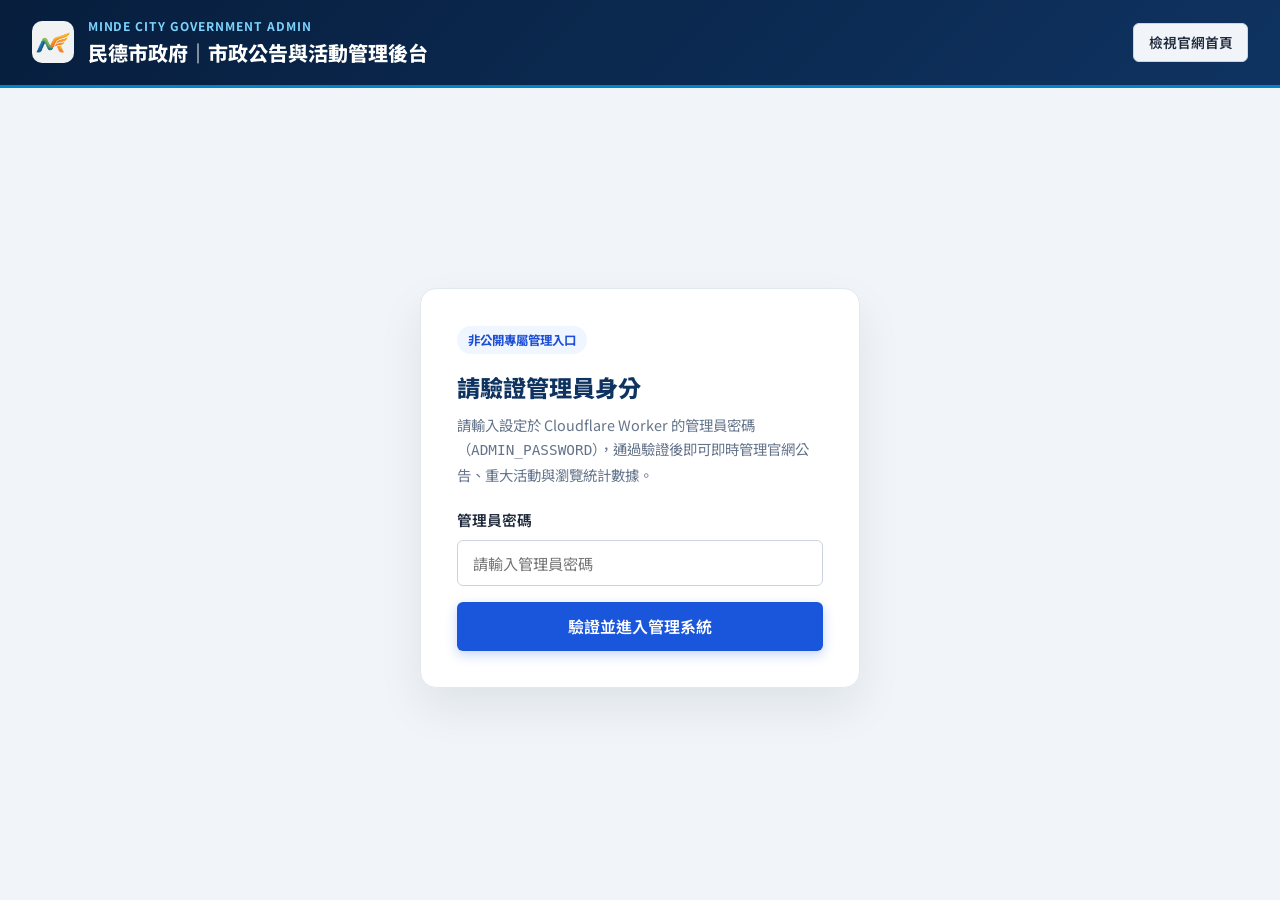
<file: 公告管理/index.html>
<!DOCTYPE html>
<html lang="zh-Hant-TW">
<head>
  <meta charset="UTF-8">
  <meta name="viewport" content="width=device-width, initial-scale=1.0">
  <meta name="robots" content="noindex, nofollow">
  <title>市政公告與活動管理後台｜民德市政府</title>
  <script>
    if (!location.pathname.endsWith('/') && !location.pathname.endsWith('.html')) {
      location.replace(location.pathname + '/' + location.search + location.hash);
    }
  </script>
  <link rel="icon" type="image/x-icon" href="../favicon.ico">
  <link rel="icon" type="image/png" sizes="32x32" href="../assets/images/favicon-32x32.png">
  <link rel="stylesheet" href="../css/main.css">
  <link rel="stylesheet" href="../css/components.css">
  <link rel="stylesheet" href="../css/responsive.css">
  <style>
    body {
      background: #f1f5f9;
      min-height: 100vh;
    }

    .admin-topbar {
      background: linear-gradient(135deg, #071e3d 0%, #0f3361 100%);
      color: #ffffff;
      border-bottom: 3px solid var(--gov-cyan, #0ea5e9);
      padding: 1rem 0;
    }

    .admin-topbar-inner {
      display: flex;
      align-items: center;
      justify-content: space-between;
      gap: 1rem;
      flex-wrap: wrap;
    }

    .admin-brand {
      display: flex;
      align-items: center;
      gap: 0.85rem;
    }

    .admin-brand img {
      width: 42px;
      height: 42px;
      object-fit: contain;
      background: rgba(255, 255, 255, 0.94);
      border-radius: 10px;
      padding: 4px;
    }

    .admin-eyebrow {
      font-size: 0.75rem;
      letter-spacing: 0.08em;
      color: #7dd3fc;
      font-weight: 700;
    }

    .admin-title {
      font-size: 1.25rem;
      font-weight: 800;
      margin: 0;
      color: #ffffff;
    }

    .admin-topbar-actions {
      display: flex;
      align-items: center;
      gap: 0.6rem;
      flex-wrap: wrap;
    }

    .admin-login-shell {
      min-height: calc(100vh - 100px);
      display: flex;
      align-items: center;
      justify-content: center;
      padding: 2rem 1rem;
    }

    .admin-login-card {
      width: 100%;
      max-width: 440px;
      background: #ffffff;
      border: 1px solid #e2e8f0;
      border-radius: 16px;
      padding: 2.25rem;
      box-shadow: 0 20px 45px rgba(15, 23, 42, 0.08);
    }

    .admin-login-badge {
      display: inline-block;
      background: #eff6ff;
      color: #1d4ed8;
      font-size: 0.78rem;
      font-weight: 700;
      padding: 0.25rem 0.7rem;
      border-radius: 9999px;
      margin-bottom: 0.85rem;
    }

    .admin-shell {
      padding: 2rem 0 4rem;
    }

    .admin-kpi-grid {
      display: grid;
      grid-template-columns: repeat(auto-fit, minmax(210px, 1fr));
      gap: 1rem;
      margin-bottom: 1.75rem;
    }

    .admin-kpi-card {
      background: #ffffff;
      border: 1px solid #e2e8f0;
      border-radius: 12px;
      padding: 1.15rem 1.25rem;
      box-shadow: 0 2px 6px rgba(15, 23, 42, 0.04);
      display: flex;
      flex-direction: column;
      justify-content: space-between;
      gap: 0.45rem;
    }

    .admin-kpi-label {
      font-size: 0.82rem;
      font-weight: 700;
      color: #64748b;
    }

    .admin-kpi-value {
      font-size: 1.75rem;
      font-weight: 800;
      color: #0f3361;
      line-height: 1.2;
    }

    .admin-kpi-sub {
      display: flex;
      align-items: center;
      justify-content: space-between;
      gap: 0.5rem;
      font-size: 0.8rem;
      color: #64748b;
      margin-top: 0.25rem;
    }

    .admin-panel {
      background: #ffffff;
      border: 1px solid #e2e8f0;
      border-radius: 14px;
      padding: 1.5rem;
      box-shadow: 0 4px 12px rgba(15, 23, 42, 0.04);
    }

    .admin-tabs {
      display: flex;
      gap: 0.5rem;
      border-bottom: 2px solid #e2e8f0;
      margin-bottom: 1.5rem;
      flex-wrap: wrap;
    }

    .admin-tab-btn {
      padding: 0.75rem 1.25rem;
      font-weight: 700;
      font-size: 0.96rem;
      color: #64748b;
      background: transparent;
      border: none;
      border-bottom: 3px solid transparent;
      margin-bottom: -2px;
      cursor: pointer;
    }

    .admin-tab-btn.active {
      color: #0f3361;
      border-bottom-color: #1a56db;
    }

    .admin-toolbar {
      display: flex;
      justify-content: space-between;
      align-items: center;
      gap: 0.85rem;
      flex-wrap: wrap;
      margin-bottom: 1.25rem;
    }

    .admin-filters {
      display: flex;
      gap: 0.65rem;
      flex-wrap: wrap;
      flex: 1;
    }

    .admin-list {
      display: flex;
      flex-direction: column;
      gap: 0.85rem;
    }

    .admin-item-card {
      border: 1px solid #e2e8f0;
      border-radius: 10px;
      padding: 1rem 1.15rem;
      background: #ffffff;
      display: flex;
      justify-content: space-between;
      align-items: flex-start;
      gap: 1rem;
      flex-wrap: wrap;
      transition: border-color 0.15s ease, box-shadow 0.15s ease;
    }

    .admin-item-card.is-hidden-draft {
      background: #f8fafc;
      border-style: dashed;
      opacity: 0.88;
    }

    .admin-item-card:hover {
      border-color: #cbd5e1;
      box-shadow: 0 4px 12px rgba(15, 23, 42, 0.05);
    }

    .admin-item-main {
      flex: 1;
      min-width: 260px;
    }

    .admin-item-badges {
      display: flex;
      align-items: center;
      gap: 0.45rem;
      flex-wrap: wrap;
      margin-bottom: 0.45rem;
    }

    .status-chip {
      font-size: 0.74rem;
      font-weight: 700;
      padding: 0.18rem 0.55rem;
      border-radius: 9999px;
    }

    .status-chip.published {
      background: #dcfce7;
      color: #047857;
    }

    .status-chip.draft {
      background: #e2e8f0;
      color: #475569;
    }

    .status-chip.pinned {
      background: #fef3c7;
      color: #b45309;
    }

    .admin-item-title {
      font-size: 1.04rem;
      font-weight: 700;
      color: #0f172a;
      margin-bottom: 0.3rem;
      line-height: 1.45;
    }

    .admin-item-meta {
      display: flex;
      gap: 1rem;
      flex-wrap: wrap;
      font-size: 0.83rem;
      color: #64748b;
    }

    .admin-item-actions {
      display: flex;
      align-items: center;
      gap: 0.45rem;
      flex-wrap: wrap;
    }

    .btn-xs {
      padding: 0.36rem 0.7rem;
      font-size: 0.8rem;
      border-radius: 6px;
      font-weight: 600;
      border: 1px solid #cbd5e1;
      background: #ffffff;
      color: #1e293b;
      cursor: pointer;
    }

    .btn-xs:hover {
      background: #f1f5f9;
    }

    .btn-xs.primary {
      background: #eff6ff;
      color: #1d4ed8;
      border-color: #bfdbfe;
    }

    .btn-xs.danger {
      background: #fef2f2;
      color: #b91c1c;
      border-color: #fecaca;
    }

    .event-admin-row {
      display: flex;
      gap: 1rem;
      align-items: flex-start;
      flex: 1;
      min-width: 260px;
    }

    .event-admin-thumb {
      width: 112px;
      height: 76px;
      object-fit: cover;
      border-radius: 8px;
      border: 1px solid #e2e8f0;
      flex-shrink: 0;
    }

    .attachment-editor-row {
      display: grid;
      grid-template-columns: 1.2fr 0.7fr 1.4fr auto;
      gap: 0.5rem;
      align-items: center;
      margin-bottom: 0.5rem;
    }

    .image-preset-bar {
      display: flex;
      gap: 0.45rem;
      flex-wrap: wrap;
      margin-top: 0.45rem;
    }

    .error-banner {
      background: #fef2f2;
      color: #991b1b;
      border: 1px solid #fecaca;
      border-radius: 8px;
      padding: 0.75rem 0.9rem;
      font-size: 0.88rem;
      font-weight: 600;
      margin-bottom: 1rem;
    }

    @media (max-width: 680px) {
      .attachment-editor-row {
        grid-template-columns: 1fr;
      }
      .event-admin-row {
        flex-direction: column;
      }
      .event-admin-thumb {
        width: 100%;
        height: 150px;
      }
    }
  </style>
</head>
<body>
  <header class="admin-topbar">
    <div class="container admin-topbar-inner">
      <div class="admin-brand">
        <img src="../assets/images/logo-icon.png" alt="民德市政府市徽">
        <div>
          <div class="admin-eyebrow">MINDE CITY GOVERNMENT ADMIN</div>
          <h1 class="admin-title">民德市政府｜市政公告與活動管理後台</h1>
        </div>
      </div>
      <div class="admin-topbar-actions">
        <a href="../" target="_blank" rel="noopener noreferrer" class="btn btn-secondary" style="padding: 0.45rem 0.9rem; font-size: 0.86rem;">
          檢視官網首頁
        </a>
        <button type="button" id="adminLogoutBtn" class="btn btn-outline-white" style="display: none; padding: 0.45rem 0.9rem; font-size: 0.86rem;">
          登出後台
        </button>
      </div>
    </div>
  </header>

  <!-- 未登入驗證門檻 -->
  <section id="adminLoginSection" class="admin-login-shell">
    <div class="admin-login-card">
      <span class="admin-login-badge">非公開專屬管理入口</span>
      <h2 style="font-size: 1.45rem; font-weight: 800; color: #0f3361; margin-bottom: 0.45rem;">請驗證管理員身分</h2>
      <p style="font-size: 0.9rem; color: #64748b; margin-bottom: 1.35rem;">
        請輸入設定於 Cloudflare Worker 的管理員密碼（<code>ADMIN_PASSWORD</code>），通過驗證後即可即時管理官網公告、重大活動與瀏覽統計數據。
      </p>
      <div id="loginErrorBanner" class="error-banner" style="display: none;"></div>
      <form id="adminLoginForm">
        <div class="form-group" style="margin-bottom: 1rem;">
          <label class="form-label" for="adminPasswordInput">管理員密碼</label>
          <input type="password" class="form-control" id="adminPasswordInput" placeholder="請輸入管理員密碼" autocomplete="current-password" required>
        </div>
        <button type="submit" id="adminLoginSubmitBtn" class="btn btn-primary" style="width: 100%; padding: 0.78rem;">
          驗證並進入管理系統
        </button>
      </form>
    </div>
  </section>

  <!-- 已登入管理主畫面 -->
  <main id="adminDashboardSection" class="admin-shell" style="display: none;">
    <div class="container">
      <!-- 統計總覽卡片 -->
      <div class="admin-kpi-grid">
        <div class="admin-kpi-card">
          <div class="admin-kpi-label">官網累積瀏覽總人次（真實 D1 累計）</div>
          <div class="admin-kpi-value" id="kpiTotalVisits">0</div>
          <div class="admin-kpi-sub">
            <span>人（隨首頁瀏覽即時累加）</span>
            <button type="button" id="resetVisitsBtn" class="btn-xs danger">歸零</button>
          </div>
        </div>
        <div class="admin-kpi-card">
          <div class="admin-kpi-label">市政公告數量</div>
          <div class="admin-kpi-value" id="kpiAnnouncementsCount">0 / 0</div>
          <div class="admin-kpi-sub"><span>已發布 / 全部公告</span></div>
        </div>
        <div class="admin-kpi-card">
          <div class="admin-kpi-label">公告累計總點閱次數</div>
          <div class="admin-kpi-value" id="kpiTotalAnnClicks">0</div>
          <div class="admin-kpi-sub"><span>所有公告真實點擊加總</span></div>
        </div>
        <div class="admin-kpi-card">
          <div class="admin-kpi-label">市府重大活動數量</div>
          <div class="admin-kpi-value" id="kpiEventsCount">0 / 0</div>
          <div class="admin-kpi-sub"><span>已發布 / 全部活動</span></div>
        </div>
      </div>

      <div class="admin-panel">
        <div class="admin-tabs" role="tablist">
          <button type="button" class="admin-tab-btn active" data-admin-tab="announcements">最新市政公告管理</button>
          <button type="button" class="admin-tab-btn" data-admin-tab="events">市府重大活動專區管理</button>
        </div>

        <!-- 頁籤 1：最新市政公告管理 -->
        <div id="tabPaneAnnouncements">
          <div class="admin-toolbar">
            <div class="admin-filters">
              <select id="adminAnnCategoryFilter" class="form-control" style="max-width: 170px;">
                <option value="all">全部分類</option>
                <option value="news">市政焦點</option>
                <option value="urgent">重要警戒</option>
                <option value="events">活動訊息</option>
                <option value="tenders">招標採購</option>
                <option value="recruit">徵才資訊</option>
              </select>
              <input type="text" id="adminAnnSearchInput" class="form-control" style="max-width: 280px;" placeholder="搜尋標題或發布單位...">
            </div>
            <div style="display: flex; gap: 0.5rem; flex-wrap: wrap;">
              <button type="button" id="refreshOverviewBtn" class="btn btn-secondary">重新整理數據</button>
              <button type="button" id="newAnnouncementBtn" class="btn btn-primary">＋ 新增市政公告</button>
            </div>
          </div>

          <div id="adminAnnouncementsList" class="admin-list"></div>
        </div>

        <!-- 頁籤 2：市府重大活動管理 -->
        <div id="tabPaneEvents" style="display: none;">
          <div class="admin-toolbar">
            <div style="font-size: 0.92rem; color: #475569; font-weight: 600;">
              控制官網「市府重大活動專區」展示卡片、報名狀態與活動亮點
            </div>
            <div style="display: flex; gap: 0.5rem; flex-wrap: wrap;">
              <button type="button" id="refreshEventsBtn" class="btn btn-secondary">重新整理數據</button>
              <button type="button" id="newEventBtn" class="btn btn-primary">＋ 新增重大活動</button>
            </div>
          </div>

          <div id="adminEventsList" class="admin-list"></div>
        </div>
      </div>
    </div>
  </main>

  <!-- 公告新增／編輯 Modal -->
  <div class="modal-backdrop" id="announcementEditorModal" role="dialog" aria-modal="true" aria-labelledby="annEditorTitle">
    <div class="modal-dialog" style="max-width: 760px;">
      <div class="modal-header">
        <h3 class="modal-title" id="annEditorTitle">新增市政公告</h3>
        <button type="button" class="modal-close-btn" aria-label="關閉">✕</button>
      </div>
      <form id="announcementEditorForm" style="display: flex; flex-direction: column; flex: 1; min-height: 0; overflow: hidden;">
        <div class="modal-body" style="flex: 1; overflow-y: auto;">
          <input type="hidden" id="annEditId">
          <div class="form-grid">
            <div class="form-group">
              <label class="form-label" for="annCategoryInput">公告分類 <span class="required-star">*</span></label>
              <select id="annCategoryInput" class="form-control" required>
                <option value="news">市政焦點</option>
                <option value="urgent">重要警戒</option>
                <option value="events">活動訊息</option>
                <option value="tenders">招標採購</option>
                <option value="recruit">徵才資訊</option>
              </select>
            </div>
            <div class="form-group">
              <label class="form-label" for="annDateInput">發布日期 <span class="required-star">*</span></label>
              <input type="date" id="annDateInput" class="form-control" required>
            </div>
            <div class="form-group full-width">
              <label class="form-label" for="annTitleInput">公告標題 <span class="required-star">*</span></label>
              <input type="text" id="annTitleInput" class="form-control" maxlength="200" placeholder="請輸入公告完整標題" required>
            </div>
            <div class="form-group full-width">
              <label class="form-label" for="annBureauInput">發布單位／局處 <span class="required-star">*</span></label>
              <input type="text" id="annBureauInput" class="form-control" maxlength="100" placeholder="例如：工務局水利處、民政局 / 資訊處" required>
            </div>
            <div class="form-group full-width">
              <label class="form-label" for="annSummaryInput">公告摘要 <span class="required-star">*</span></label>
              <textarea id="annSummaryInput" class="form-control" rows="2" maxlength="500" placeholder="請輸入簡短摘要（用於關鍵字搜尋與詳情頂端摘要區）" required></textarea>
            </div>
            <div class="form-group full-width">
              <label class="form-label" for="annContentInput">公告詳細內文 <span class="required-star">*</span></label>
              <textarea id="annContentInput" class="form-control" rows="7" placeholder="請輸入公告全文（一般文字會自動依空行分段，亦支援 &lt;p&gt;、&lt;h3&gt;、&lt;ul&gt; 等基本排版標籤）" required></textarea>
            </div>
            <div class="form-group full-width">
              <div style="display: flex; justify-content: space-between; align-items: center; margin-bottom: 0.4rem;">
                <label class="form-label" style="margin-bottom: 0;">相關附件／外部連結（選填）</label>
                <button type="button" id="addAttachmentRowBtn" class="btn-xs primary">＋ 新增一列附件</button>
              </div>
              <div id="attachmentsEditorContainer"></div>
            </div>
            <div class="form-group full-width" style="display: flex; gap: 1.5rem; flex-wrap: wrap; padding-top: 0.5rem;">
              <label class="checkbox-label">
                <input type="checkbox" id="annPinnedCheck">
                <span>設為置頂重要公告</span>
              </label>
              <label class="checkbox-label">
                <input type="checkbox" id="annPublishedCheck" checked>
                <span>立即公開發布於官網</span>
              </label>
              <label class="checkbox-label" id="annResetClicksWrap" style="display: none;">
                <input type="checkbox" id="annResetClicksCheck">
                <span>儲存時將此公告點擊次數歸零（目前 <strong id="annCurrentClicksText">0</strong> 次）</span>
              </label>
            </div>
          </div>
        </div>
        <div class="modal-footer">
          <button type="button" class="btn btn-secondary modal-close-btn">取消</button>
          <button type="submit" id="saveAnnouncementBtn" class="btn btn-primary">儲存公告資料</button>
        </div>
      </form>
    </div>
  </div>

  <!-- 重大活動新增／編輯 Modal -->
  <div class="modal-backdrop" id="eventEditorModal" role="dialog" aria-modal="true" aria-labelledby="evtEditorTitle">
    <div class="modal-dialog" style="max-width: 760px;">
      <div class="modal-header">
        <h3 class="modal-title" id="evtEditorTitle">新增市府重大活動</h3>
        <button type="button" class="modal-close-btn" aria-label="關閉">✕</button>
      </div>
      <form id="eventEditorForm" style="display: flex; flex-direction: column; flex: 1; min-height: 0; overflow: hidden;">
        <div class="modal-body" style="flex: 1; overflow-y: auto;">
          <input type="hidden" id="evtEditId">
          <div class="form-grid">
            <div class="form-group full-width">
              <label class="form-label" for="evtTitleInput">活動標題 <span class="required-star">*</span></label>
              <input type="text" id="evtTitleInput" class="form-control" maxlength="200" placeholder="例如：2026 民德水岸光影藝術季" required>
            </div>
            <div class="form-group">
              <label class="form-label" for="evtCategoryInput">活動類別 <span class="required-star">*</span></label>
              <input type="text" id="evtCategoryInput" class="form-control" maxlength="60" placeholder="例如：文化藝術、科技經貿、健康體育" required>
            </div>
            <div class="form-group">
              <label class="form-label" for="evtStatusInput">活動狀態 <span class="required-star">*</span></label>
              <select id="evtStatusInput" class="form-control" required>
                <option value="ongoing">進行中</option>
                <option value="registration">報名中</option>
                <option value="upcoming">即將額滿</option>
                <option value="ended">已結束</option>
              </select>
            </div>
            <div class="form-group">
              <label class="form-label" for="evtDateRangeInput">活動期間／時間 <span class="required-star">*</span></label>
              <input type="text" id="evtDateRangeInput" class="form-control" maxlength="100" placeholder="例如：2026/11/20 ~ 2026/12/20" required>
            </div>
            <div class="form-group">
              <label class="form-label" for="evtSortOrderInput">顯示排序（數字越小越靠前）</label>
              <input type="number" id="evtSortOrderInput" class="form-control" value="10">
            </div>
            <div class="form-group full-width">
              <label class="form-label" for="evtLocationInput">活動地點 <span class="required-star">*</span></label>
              <input type="text" id="evtLocationInput" class="form-control" maxlength="200" placeholder="例如：市政大樓市民廣場" required>
            </div>
            <div class="form-group full-width">
              <label class="form-label" for="evtParticipantsInput">參與人數／名額標示</label>
              <input type="text" id="evtParticipantsInput" class="form-control" maxlength="100" placeholder="例如：歡迎市民自由參加、限量 500 席">
            </div>
            <div class="form-group full-width">
              <label class="form-label" for="evtImageInput">代表圖片路徑或網址</label>
              <input type="text" id="evtImageInput" class="form-control" value="assets/images/minde_city_hall.jpg" placeholder="assets/images/... 或 https://...">
              <div class="image-preset-bar">
                <button type="button" class="btn-xs" data-img-preset="assets/images/waterfront_festival.jpg">套用：水岸光影圖</button>
                <button type="button" class="btn-xs" data-img-preset="assets/images/smart_city_expo.jpg">套用：智慧論壇圖</button>
                <button type="button" class="btn-xs" data-img-preset="assets/images/minde_city_hall.jpg">套用：市政大樓圖</button>
              </div>
              <img id="evtImagePreview" src="../assets/images/minde_city_hall.jpg" alt="圖片預覽" style="margin-top: 0.65rem; width: 220px; height: 120px; object-fit: cover; border-radius: 8px; border: 1px solid #e2e8f0;">
            </div>
            <div class="form-group full-width">
              <label class="form-label" for="evtDescInput">活動詳細介紹 <span class="required-star">*</span></label>
              <textarea id="evtDescInput" class="form-control" rows="4" maxlength="3000" required></textarea>
            </div>
            <div class="form-group full-width">
              <label class="form-label" for="evtHighlightsInput">活動焦點亮點（每一行代表一項亮點，選填）</label>
              <textarea id="evtHighlightsInput" class="form-control" rows="4" placeholder="例如：&#10;水幕無人機燈光秀&#10;百攤文創市集"></textarea>
            </div>
            <div class="form-group full-width">
              <label class="checkbox-label">
                <input type="checkbox" id="evtPublishedCheck" checked>
                <span>立即公開發布於官網重大活動專區</span>
              </label>
            </div>
          </div>
        </div>
        <div class="modal-footer">
          <button type="button" class="btn btn-secondary modal-close-btn">取消</button>
          <button type="submit" id="saveEventBtn" class="btn btn-primary">儲存活動資料</button>
        </div>
      </form>
    </div>
  </div>

  <script src="../js/app.js"></script>
  <script src="./admin.js"></script>
</body>
</html>
</file>
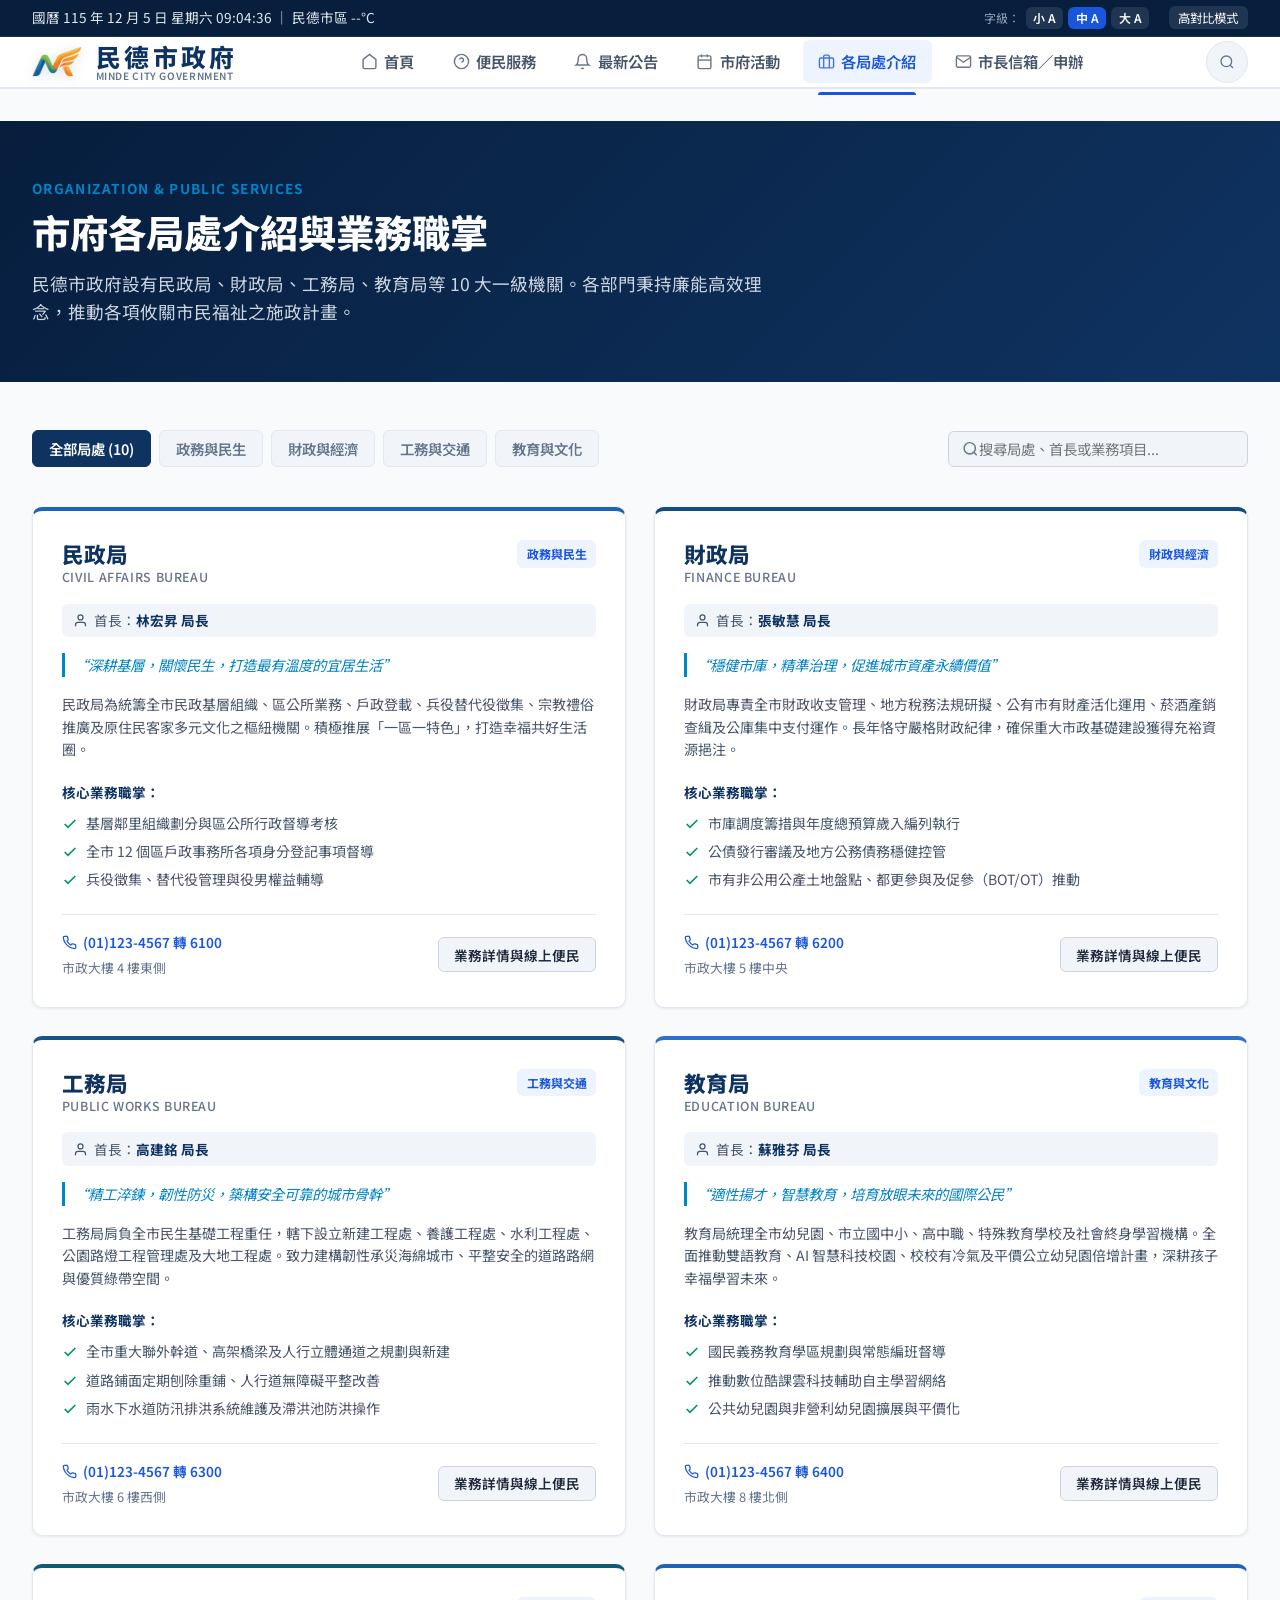
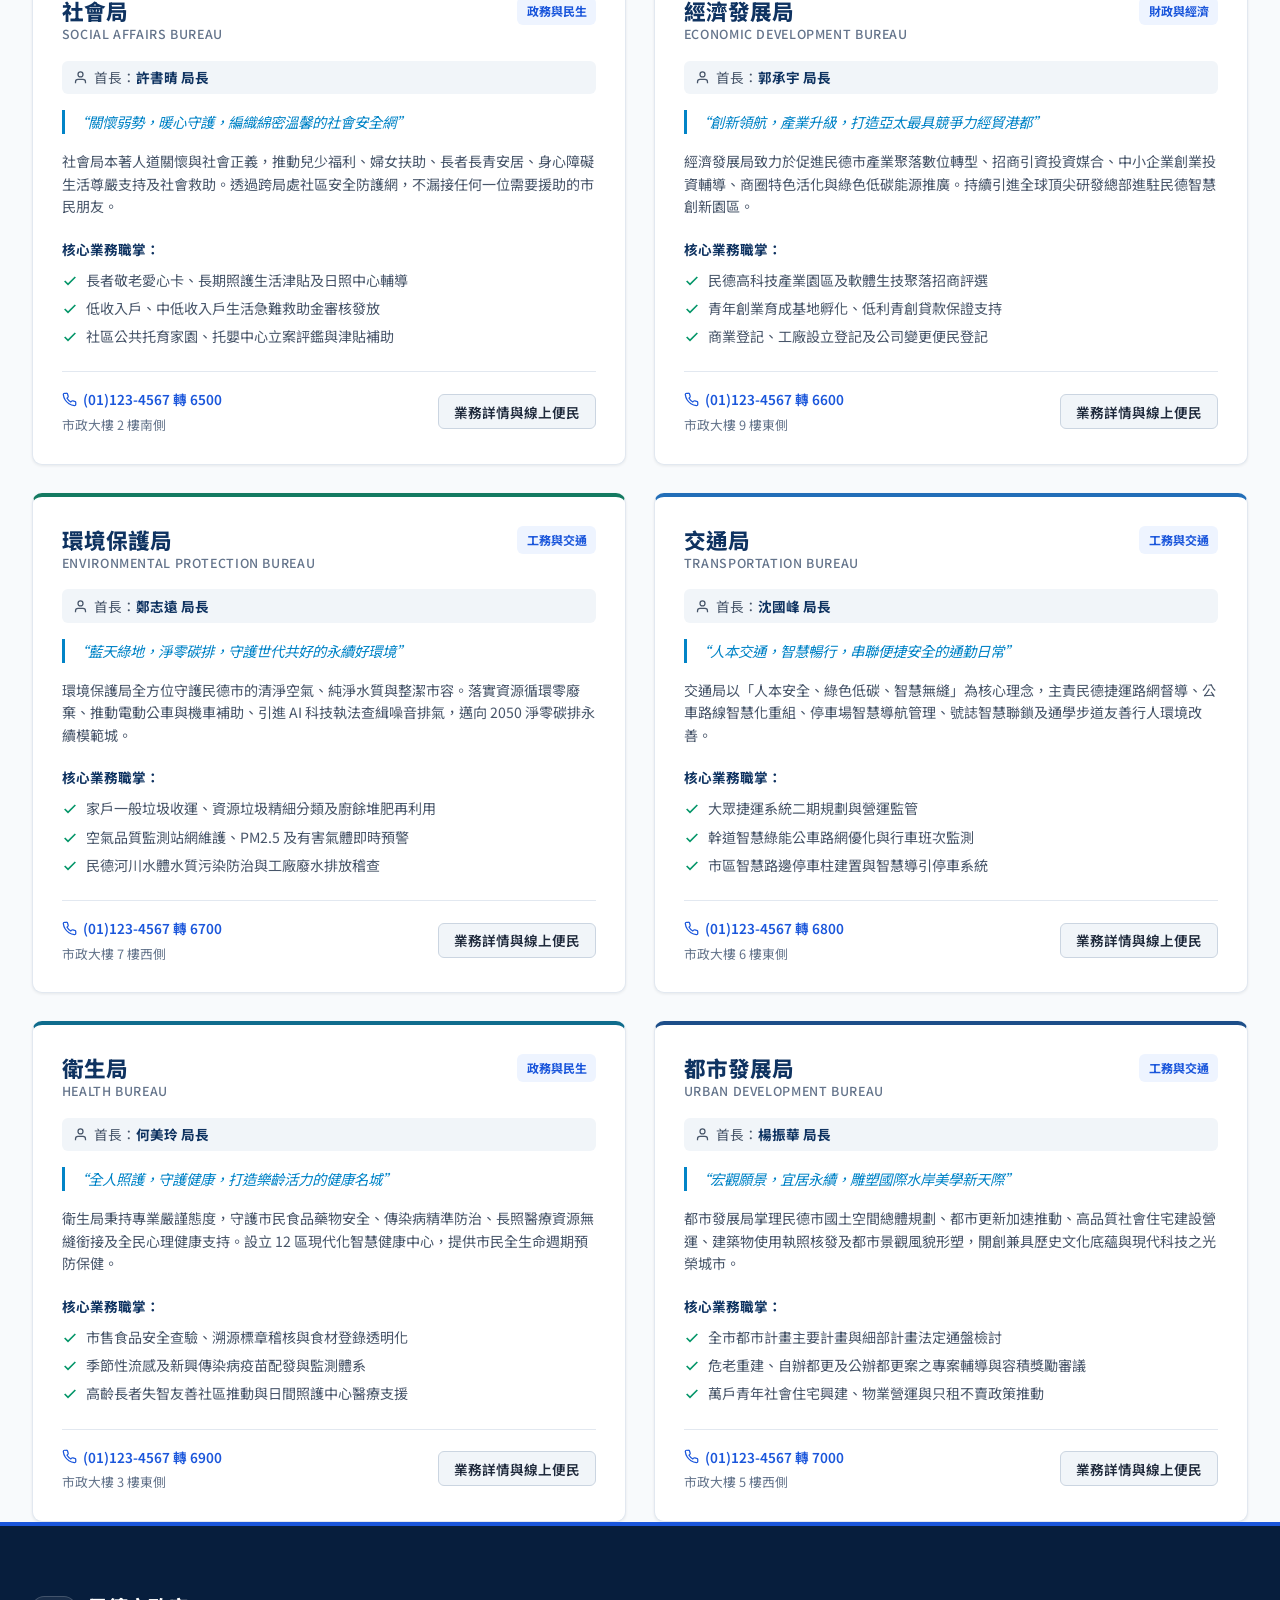
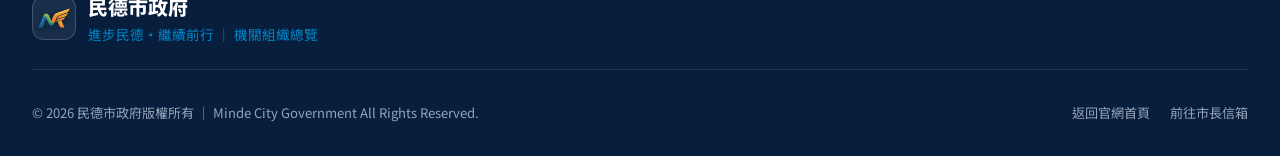
<file: departments.html>
<!DOCTYPE html>
<html lang="zh-Hant-TW">
<head>
  <meta charset="UTF-8">
  <meta name="viewport" content="width=device-width, initial-scale=1.0">
  <title>各局處介紹與業務職掌 - 民德市政府官方網站</title>
  <meta name="description" content="民德市政府一級機關及局處介紹，包含民政局、財政局、工務局、教育局、社會局等組織職掌、首長資訊與便民服務窗口。">
  
  <!-- 網站標誌與圖示 Favicon -->
  <link rel="icon" type="image/x-icon" href="favicon.ico">
  <link rel="icon" type="image/png" sizes="32x32" href="assets/images/favicon-32x32.png">
  <link rel="icon" type="image/png" sizes="128x128" href="assets/images/favicon.png">
  <link rel="apple-touch-icon" href="assets/images/logo-badge.png">
  <meta property="og:image" content="assets/images/logo.png">

  <link rel="stylesheet" href="css/main.css">
  <link rel="stylesheet" href="css/components.css">
  <link rel="stylesheet" href="css/responsive.css">
</head>
<body>

  <!-- 無障礙跳至主要內容區 -->
  <a href="#mainContent" class="skip-link">跳至主要內容區 (Alt+C)</a>

  <!-- 頂端公務列 -->
  <div class="top-utility-bar">
    <div class="container">
      <div class="utility-left">
        <div class="utility-item">
          <span><span data-live-clock>國曆 -- 年 -- 月 -- 日 --:--:--</span> ｜ 民德市區 <span data-live-temp>--</span>°C <span class="weather-time" data-live-temp-time></span></span>
        </div>
      </div>
      <div class="utility-right">
        <div class="accessibility-tools">
          <span style="font-size: 0.75rem; color: #94a3b8;">字級：</span>
          <button class="font-size-btn" data-scale="0.9">小 A</button>
          <button class="font-size-btn active" data-scale="1">中 A</button>
          <button class="font-size-btn" data-scale="1.15">大 A</button>
        </div>
        <button class="contrast-toggle-btn" id="contrastToggleBtn">
          <span>高對比模式</span>
        </button>
      </div>
    </div>
  </div>

  <!-- 主導覽列 -->
  <header class="main-header">
    <div class="container header-container">
      <a href="index.html" class="brand-logo-link" aria-label="回到民德市政府官網首頁" title="民德市政府全球資訊網">
        <div class="brand-emblem" aria-hidden="true">
          <img src="assets/images/logo-icon.png" alt="民德市政府市徽" class="brand-logo-img" width="50" height="50">
        </div>
        <div class="brand-text">
          <span class="brand-title">民德市政府</span>
          <span class="brand-subtitle">Minde City Government</span>
        </div>
      </a>

      <nav class="main-nav" id="mainNav" role="navigation" aria-label="主選單導覽">
        <ul class="nav-list">
          <li><a href="index.html#home" class="nav-link"><svg viewBox="0 0 24 24" fill="none" stroke-width="2"><path d="M3 9l9-7 9 7v11a2 2 0 0 1-2 2H5a2 2 0 0 1-2-2z"></path></svg><span>首頁</span></a></li>
          <li><a href="index.html#services" class="nav-link"><svg viewBox="0 0 24 24" fill="none" stroke-width="2"><circle cx="12" cy="12" r="10"></circle><path d="M9.09 9a3 3 0 0 1 5.83 1c0 2-3 3-3 3"></path><line x1="12" y1="17" x2="12.01" y2="17"></line></svg><span>便民服務</span></a></li>
          <li><a href="index.html#announcements" class="nav-link"><svg viewBox="0 0 24 24" fill="none" stroke-width="2"><path d="M18 8A6 6 0 0 0 6 8c0 7-3 9-3 9h18s-3-2-3-9"></path><path d="M13.73 21a2 2 0 0 1-3.46 0"></path></svg><span>最新公告</span></a></li>
          <li><a href="index.html#events" class="nav-link"><svg viewBox="0 0 24 24" fill="none" stroke-width="2"><rect x="3" y="4" width="18" height="18" rx="2" ry="2"></rect><line x1="16" y1="2" x2="16" y2="6"></line><line x1="8" y1="2" x2="8" y2="6"></line><line x1="3" y1="10" x2="21" y2="10"></line></svg><span>市府活動</span></a></li>
          <li><a href="departments.html" class="nav-link active"><svg viewBox="0 0 24 24" fill="none" stroke-width="2"><rect x="2" y="7" width="20" height="14" rx="2" ry="2"></rect><path d="M16 21V5a2 2 0 0 0-2-2h-4a2 2 0 0 0-2 2v16"></path></svg><span>各局處介紹</span></a></li>
          <li><a href="mailbox.html" class="nav-link"><svg viewBox="0 0 24 24" fill="none" stroke-width="2"><path d="M4 4h16c1.1 0 2 .9 2 2v12c0 1.1-.9 2-2 2H4c-1.1 0-2-.9-2-2V6c0-1.1.9-2 2-2z"></path><polyline points="22,6 12,13 2,6"></polyline></svg><span>市長信箱／申辦</span></a></li>
        </ul>

        <!-- 行動版專屬無障礙與網站工具 -->
        <div class="mobile-nav-tools" aria-label="行動版無障礙與網站設定">
          <div class="mobile-tools-header">
            <svg viewBox="0 0 24 24" fill="none" stroke="currentColor" stroke-width="2"><circle cx="12" cy="12" r="3"></circle><path d="M19.4 15a1.65 1.65 0 0 0 .33 1.82l.06.06a2 2 0 0 1 0 2.83 2 2 0 0 1-2.83 0l-.06-.06a1.65 1.65 0 0 0-1.82-.33 1.65 1.65 0 0 0-1 1.51V21a2 2 0 0 1-2 2 2 2 0 0 1-2-2v-.09A1.65 1.65 0 0 0 9 19.4a1.65 1.65 0 0 0-1.82.33l-.06.06a2 2 0 0 1-2.83 0 2 2 0 0 1 0-2.83l.06-.06a1.65 1.65 0 0 0 .33-1.82 1.65 1.65 0 0 0-1.51-1H3a2 2 0 0 1-2-2 2 2 0 0 1 2-2h.09A1.65 1.65 0 0 0 4.6 9a1.65 1.65 0 0 0-.33-1.82l-.06-.06a2 2 0 0 1 0-2.83 2 2 0 0 1 2.83 0l.06.06a1.65 1.65 0 0 0 1.82.33H9a1.65 1.65 0 0 0 1-1.51V3a2 2 0 0 1 2-2 2 2 0 0 1 2 2v.09a1.65 1.65 0 0 0 1 1.51 1.65 1.65 0 0 0 1.82-.33l.06-.06a2 2 0 0 1 2.83 0 2 2 0 0 1 0 2.83l-.06.06a1.65 1.65 0 0 0-.33 1.82V9a1.65 1.65 0 0 0 1.51 1H21a2 2 0 0 1 2 2 2 2 0 0 1-2 2h-.09a1.65 1.65 0 0 0-1.51 1z"></path></svg>
            <span>無障礙與網站工具</span>
          </div>
          <div class="mobile-tools-content">
            <div class="mobile-font-row">
              <span class="mobile-tools-label">文字字級：</span>
              <div class="accessibility-tools">
                <button class="font-size-btn" data-scale="0.9" title="縮小字體">小 A</button>
                <button class="font-size-btn active" data-scale="1" title="預設字體大小">中 A</button>
                <button class="font-size-btn" data-scale="1.15" title="放大字體">大 A</button>
              </div>
            </div>
            <div class="mobile-actions-row">
              <button class="contrast-toggle-btn" title="切換高對比無障礙顯示模式">
                <svg viewBox="0 0 24 24" fill="none" stroke="currentColor" stroke-width="2">
                  <path d="M12 3a9 9 0 1 0 9 9c0-.46-.04-.92-.1-1.36a5.389 5.389 0 0 1-4.4 2.26 5.403 5.403 0 0 1-3.14-9.8c-.44-.06-.9-.1-1.36-.1z"></path>
                </svg>
                <span>高對比模式</span>
              </button>
              <a href="index.html#footer" class="mobile-aux-btn" title="瀏覽市徽理念">
                <svg viewBox="0 0 24 24" fill="none" stroke="currentColor" stroke-width="2"><circle cx="12" cy="12" r="10"></circle><path d="M12 16v-4"></path><path d="M12 8h.01"></path></svg>
                <span>市徽意象</span>
              </a>
              <a href="index.html#footer" class="mobile-aux-btn" onclick="document.getElementById('mainNav').classList.remove('open');">
                <svg viewBox="0 0 24 24" fill="none" stroke="currentColor" stroke-width="2"><circle cx="12" cy="12" r="10"></circle><line x1="2" y1="12" x2="22" y2="12"></line><path d="M12 2a15.3 15.3 0 0 1 4 10 15.3 15.3 0 0 1-4 10 15.3 15.3 0 0 1-4-10 15.3 15.3 0 0 1 4-10z"></path></svg>
                <span>網站導覽</span>
              </a>
            </div>
          </div>
        </div>
      </nav>

      <div class="header-actions">
        <button class="quick-search-trigger">
          <svg viewBox="0 0 24 24" fill="none" stroke-width="2"><circle cx="11" cy="11" r="8"></circle><line x1="21" y1="21" x2="16.65" y2="16.65"></line></svg>
          <span>搜尋局處與業務...</span>
        </button>
        <button class="mobile-menu-toggle" id="mobileMenuToggle">
          <svg viewBox="0 0 24 24" fill="none" stroke="currentColor" stroke-width="2"><line x1="3" y1="12" x2="21" y2="12"></line><line x1="3" y1="6" x2="21" y2="6"></line><line x1="3" y1="18" x2="21" y2="18"></line></svg>
        </button>
      </div>
    </div>
  </header>

  <!-- 主要內容區 -->
  <main id="mainContent" class="page-main">
    <!-- 頁面 Banner -->
    <div class="page-banner">
      <div class="container">
        <div class="page-banner-inner">
          <div class="page-banner-eyebrow">Organization &amp; Public Services</div>
          <h1 class="page-banner-title">市府各局處介紹與業務職掌</h1>
          <p class="page-banner-desc">
            民德市政府設有民政局、財政局、工務局、教育局等 10 大一級機關。各部門秉持廉能高效理念，推動各項攸關市民福祉之施政計畫。
          </p>
        </div>
      </div>
    </div>

    <div class="container page-content">
      <!-- 分類與搜尋 -->
      <div class="departments-filter-bar">
        <div class="dept-category-tabs" role="tablist">
          <button class="dept-cat-btn active" data-dept-cat="all">全部局處 (10)</button>
          <button class="dept-cat-btn" data-dept-cat="governance">政務與民生</button>
          <button class="dept-cat-btn" data-dept-cat="finance">財政與經濟</button>
          <button class="dept-cat-btn" data-dept-cat="infrastructure">工務與交通</button>
          <button class="dept-cat-btn" data-dept-cat="education">教育與文化</button>
        </div>

        <div class="dept-search-box">
          <svg viewBox="0 0 24 24" fill="none" stroke-width="2"><circle cx="11" cy="11" r="8"></circle><line x1="21" y1="21" x2="16.65" y2="16.65"></line></svg>
          <input type="text" id="deptSearchInput" placeholder="搜尋局處、首長或業務項目..." aria-label="搜尋局處">
        </div>
      </div>

      <!-- 局處清單網格 -->
      <div class="departments-grid" id="departmentsGridContainer"></div>
    </div>
  </main>

  <!-- 頁尾 -->
  <footer class="main-footer">
    <div class="container">
      <div style="display: flex; align-items: center; gap: 0.75rem; margin-bottom: 1.5rem;">
        <div class="footer-brand-emblem" aria-hidden="true">
          <img src="assets/images/logo-icon.png" alt="民德市政府市徽" class="footer-logo-img" width="36" height="36">
        </div>
        <div>
          <div style="font-size: 1.25rem; font-weight: 800; color: #ffffff;">民德市政府</div>
          <div style="font-size: 0.85rem; color: var(--gov-cyan);">進步民德・繼續前行 ｜ 機關組織總覽</div>
        </div>
      </div>
      <div class="footer-bottom">
        <div>© 2026 民德市政府版權所有 ｜ Minde City Government All Rights Reserved.</div>
        <div class="footer-legal-links">
          <a href="index.html">返回官網首頁</a>
          <a href="mailbox.html">前往市長信箱</a>
        </div>
      </div>
    </div>
  </footer>

  <!-- 局處詳情 Modal -->
  <div class="modal-backdrop" id="departmentDetailModal">
    <div class="modal-dialog">
      <div class="modal-header">
        <h3 class="modal-title" id="modalDeptTitle">局處組織與業務職掌</h3>
        <button class="modal-close-btn">✕</button>
      </div>
      <div class="modal-body" id="modalDeptBody"></div>
    </div>
  </div>

  <!-- 搜尋 Modal -->
  <div class="modal-backdrop" id="globalSearchModal">
    <div class="modal-dialog" style="max-width: 680px;">
      <div class="modal-header">
        <input type="text" id="globalSearchInput" placeholder="搜尋局處與便民服務..." style="width: 100%; border: none; font-size: 1.1rem; outline: none;">
        <button class="modal-close-btn" id="closeSearchModalBtn">✕</button>
      </div>
      <div class="modal-body">
        <div id="globalSearchResults"></div>
      </div>
    </div>
  </div>

  <button class="back-to-top" id="backToTopBtn" title="回到頂端">
    <svg viewBox="0 0 24 24" fill="none" stroke="currentColor" stroke-width="2.5"><polyline points="18 15 12 9 6 15"></polyline></svg>
  </button>

  <script src="js/data.js"></script>
  <script src="js/app.js"></script>
  <script src="js/departments.js"></script>
</body>
</html>
</file>
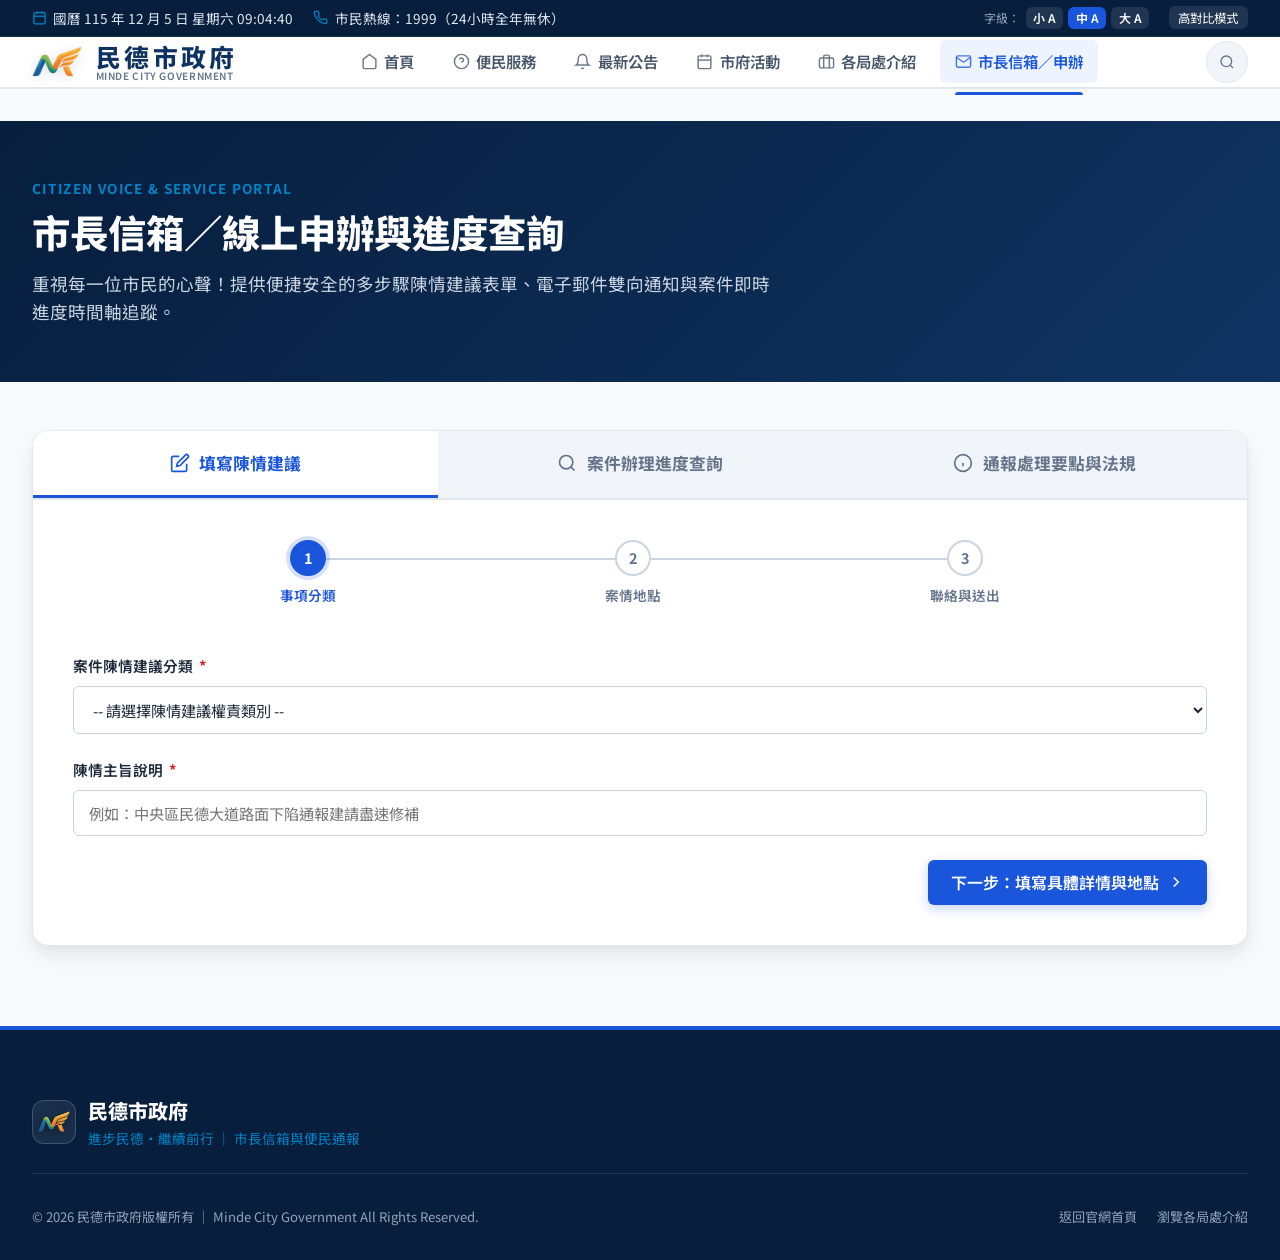
<file: mailbox.html>
<!DOCTYPE html>
<html lang="zh-Hant-TW">
<head>
  <meta charset="UTF-8">
  <meta name="viewport" content="width=device-width, initial-scale=1.0">
  <title>市長信箱與案件申辦查詢 - 民德市政府官方網站</title>
  <meta name="description" content="民德市政府市長信箱，提供市民提出施政建言、違規檢舉、道路維修通報及即時查詢公文辦理進度與回覆。">
  
  <!-- 網站標誌與圖示 Favicon -->
  <link rel="icon" type="image/x-icon" href="favicon.ico">
  <link rel="icon" type="image/png" sizes="32x32" href="assets/images/favicon-32x32.png">
  <link rel="icon" type="image/png" sizes="128x128" href="assets/images/favicon.png">
  <link rel="apple-touch-icon" href="assets/images/logo-badge.png">
  <meta property="og:image" content="assets/images/logo.png">

  <link rel="stylesheet" href="css/main.css">
  <link rel="stylesheet" href="css/components.css">
  <link rel="stylesheet" href="css/responsive.css">
</head>
<body>

  <!-- 無障礙跳至主要內容區 -->
  <a href="#mainContent" class="skip-link">跳至主要內容區 (Alt+C)</a>

  <!-- 頂端公務列 -->
  <div class="top-utility-bar">
    <div class="container">
      <div class="utility-left">
        <div class="utility-item">
          <svg viewBox="0 0 24 24" fill="none" stroke-width="2"><rect x="3" y="4" width="18" height="18" rx="2" ry="2"></rect><line x1="16" y1="2" x2="16" y2="6"></line><line x1="8" y1="2" x2="8" y2="6"></line><line x1="3" y1="10" x2="21" y2="10"></line></svg>
          <span data-live-clock aria-live="off">國曆 -- 年 -- 月 -- 日 --:--:--</span>
        </div>
        <div class="utility-item">
          <svg viewBox="0 0 24 24" fill="none" stroke-width="2"><path d="M22 16.92v3a2 2 0 0 1-2.18 2 19.79 19.79 0 0 1-8.63-3.07 19.5 19.5 0 0 1-6-6 19.79 19.79 0 0 1-3.07-8.67A2 2 0 0 1 4.11 2h3a2 2 0 0 1 2 1.72 12.84 12.84 0 0 0 .7 2.81 2 2 0 0 1-.45 2.11L8.09 9.91a16 16 0 0 0 6 6l1.27-1.27a2 2 0 0 1 2.11-.45 12.84 12.84 0 0 0 2.81.7A2 2 0 0 1 22 16.92z"></path></svg>
          <span>市民熱線：1999（24小時全年無休）</span>
        </div>
      </div>
      <div class="utility-right">
        <div class="accessibility-tools">
          <span style="font-size: 0.75rem; color: #94a3b8;">字級：</span>
          <button class="font-size-btn" data-scale="0.9">小 A</button>
          <button class="font-size-btn active" data-scale="1">中 A</button>
          <button class="font-size-btn" data-scale="1.15">大 A</button>
        </div>
        <button class="contrast-toggle-btn" id="contrastToggleBtn">
          <span>高對比模式</span>
        </button>
      </div>
    </div>
  </div>

  <!-- 主導覽列 -->
  <header class="main-header">
    <div class="container header-container">
      <a href="index.html" class="brand-logo-link" aria-label="回到民德市政府官網首頁" title="民德市政府全球資訊網">
        <div class="brand-emblem" aria-hidden="true">
          <img src="assets/images/logo-icon.png" alt="民德市政府市徽" class="brand-logo-img" width="50" height="50">
        </div>
        <div class="brand-text">
          <span class="brand-title">民德市政府</span>
          <span class="brand-subtitle">Minde City Government</span>
        </div>
      </a>

      <nav class="main-nav" id="mainNav" role="navigation" aria-label="主選單導覽">
        <ul class="nav-list">
          <li><a href="index.html#home" class="nav-link"><svg viewBox="0 0 24 24" fill="none" stroke-width="2"><path d="M3 9l9-7 9 7v11a2 2 0 0 1-2 2H5a2 2 0 0 1-2-2z"></path></svg><span>首頁</span></a></li>
          <li><a href="index.html#services" class="nav-link"><svg viewBox="0 0 24 24" fill="none" stroke-width="2"><circle cx="12" cy="12" r="10"></circle><path d="M9.09 9a3 3 0 0 1 5.83 1c0 2-3 3-3 3"></path><line x1="12" y1="17" x2="12.01" y2="17"></line></svg><span>便民服務</span></a></li>
          <li><a href="index.html#announcements" class="nav-link"><svg viewBox="0 0 24 24" fill="none" stroke-width="2"><path d="M18 8A6 6 0 0 0 6 8c0 7-3 9-3 9h18s-3-2-3-9"></path><path d="M13.73 21a2 2 0 0 1-3.46 0"></path></svg><span>最新公告</span></a></li>
          <li><a href="index.html#events" class="nav-link"><svg viewBox="0 0 24 24" fill="none" stroke-width="2"><rect x="3" y="4" width="18" height="18" rx="2" ry="2"></rect><line x1="16" y1="2" x2="16" y2="6"></line><line x1="8" y1="2" x2="8" y2="6"></line><line x1="3" y1="10" x2="21" y2="10"></line></svg><span>市府活動</span></a></li>
          <li><a href="departments.html" class="nav-link"><svg viewBox="0 0 24 24" fill="none" stroke-width="2"><rect x="2" y="7" width="20" height="14" rx="2" ry="2"></rect><path d="M16 21V5a2 2 0 0 0-2-2h-4a2 2 0 0 0-2 2v16"></path></svg><span>各局處介紹</span></a></li>
          <li><a href="mailbox.html" class="nav-link active"><svg viewBox="0 0 24 24" fill="none" stroke-width="2"><path d="M4 4h16c1.1 0 2 .9 2 2v12c0 1.1-.9 2-2 2H4c-1.1 0-2-.9-2-2V6c0-1.1.9-2 2-2z"></path><polyline points="22,6 12,13 2,6"></polyline></svg><span>市長信箱／申辦</span></a></li>
        </ul>

        <!-- 行動版專屬無障礙與網站工具 -->
        <div class="mobile-nav-tools" aria-label="行動版無障礙與網站設定">
          <div class="mobile-tools-header">
            <svg viewBox="0 0 24 24" fill="none" stroke="currentColor" stroke-width="2"><circle cx="12" cy="12" r="3"></circle><path d="M19.4 15a1.65 1.65 0 0 0 .33 1.82l.06.06a2 2 0 0 1 0 2.83 2 2 0 0 1-2.83 0l-.06-.06a1.65 1.65 0 0 0-1.82-.33 1.65 1.65 0 0 0-1 1.51V21a2 2 0 0 1-2 2 2 2 0 0 1-2-2v-.09A1.65 1.65 0 0 0 9 19.4a1.65 1.65 0 0 0-1.82.33l-.06.06a2 2 0 0 1-2.83 0 2 2 0 0 1 0-2.83l.06-.06a1.65 1.65 0 0 0 .33-1.82 1.65 1.65 0 0 0-1.51-1H3a2 2 0 0 1-2-2 2 2 0 0 1 2-2h.09A1.65 1.65 0 0 0 4.6 9a1.65 1.65 0 0 0-.33-1.82l-.06-.06a2 2 0 0 1 0-2.83 2 2 0 0 1 2.83 0l.06.06a1.65 1.65 0 0 0 1.82.33H9a1.65 1.65 0 0 0 1-1.51V3a2 2 0 0 1 2-2 2 2 0 0 1 2 2v.09a1.65 1.65 0 0 0 1 1.51 1.65 1.65 0 0 0 1.82-.33l.06-.06a2 2 0 0 1 2.83 0 2 2 0 0 1 0 2.83l-.06.06a1.65 1.65 0 0 0-.33 1.82V9a1.65 1.65 0 0 0 1.51 1H21a2 2 0 0 1 2 2 2 2 0 0 1-2 2h-.09a1.65 1.65 0 0 0-1.51 1z"></path></svg>
            <span>無障礙與網站工具</span>
          </div>
          <div class="mobile-tools-content">
            <div class="mobile-font-row">
              <span class="mobile-tools-label">文字字級：</span>
              <div class="accessibility-tools">
                <button class="font-size-btn" data-scale="0.9" title="縮小字體">小 A</button>
                <button class="font-size-btn active" data-scale="1" title="預設字體大小">中 A</button>
                <button class="font-size-btn" data-scale="1.15" title="放大字體">大 A</button>
              </div>
            </div>
            <div class="mobile-actions-row">
              <button class="contrast-toggle-btn" title="切換高對比無障礙顯示模式">
                <svg viewBox="0 0 24 24" fill="none" stroke="currentColor" stroke-width="2">
                  <path d="M12 3a9 9 0 1 0 9 9c0-.46-.04-.92-.1-1.36a5.389 5.389 0 0 1-4.4 2.26 5.403 5.403 0 0 1-3.14-9.8c-.44-.06-.9-.1-1.36-.1z"></path>
                </svg>
                <span>高對比模式</span>
              </button>
              <a href="index.html#footer" class="mobile-aux-btn" title="瀏覽市徽理念">
                <svg viewBox="0 0 24 24" fill="none" stroke="currentColor" stroke-width="2"><circle cx="12" cy="12" r="10"></circle><path d="M12 16v-4"></path><path d="M12 8h.01"></path></svg>
                <span>市徽意象</span>
              </a>
              <a href="index.html#footer" class="mobile-aux-btn" onclick="document.getElementById('mainNav').classList.remove('open');">
                <svg viewBox="0 0 24 24" fill="none" stroke="currentColor" stroke-width="2"><circle cx="12" cy="12" r="10"></circle><line x1="2" y1="12" x2="22" y2="12"></line><path d="M12 2a15.3 15.3 0 0 1 4 10 15.3 15.3 0 0 1-4 10 15.3 15.3 0 0 1-4-10 15.3 15.3 0 0 1 4-10z"></path></svg>
                <span>網站導覽</span>
              </a>
            </div>
          </div>
        </div>
      </nav>

      <div class="header-actions">
        <button class="quick-search-trigger">
          <svg viewBox="0 0 24 24" fill="none" stroke-width="2"><circle cx="11" cy="11" r="8"></circle><line x1="21" y1="21" x2="16.65" y2="16.65"></line></svg>
          <span>搜尋市政與申辦...</span>
        </button>
        <button class="mobile-menu-toggle" id="mobileMenuToggle">
          <svg viewBox="0 0 24 24" fill="none" stroke="currentColor" stroke-width="2"><line x1="3" y1="12" x2="21" y2="12"></line><line x1="3" y1="6" x2="21" y2="6"></line><line x1="3" y1="18" x2="21" y2="18"></line></svg>
        </button>
      </div>
    </div>
  </header>

  <!-- 主要內容區 -->
  <main id="mainContent" class="page-main page-main-padded">
    <!-- 頁面 Banner -->
    <div class="page-banner">
      <div class="container">
        <div class="page-banner-inner">
          <div class="page-banner-eyebrow">Citizen Voice &amp; Service Portal</div>
          <h1 class="page-banner-title">市長信箱／線上申辦與進度查詢</h1>
          <p class="page-banner-desc">
            重視每一位市民的心聲！提供便捷安全的多步驟陳情建議表單、電子郵件雙向通知與案件即時進度時間軸追蹤。
          </p>
        </div>
      </div>
    </div>

    <div class="container">
      <div class="mailbox-card-wrapper">
        <!-- 頁籤列 -->
        <div class="mailbox-nav-tabs" role="tablist">
          <button class="mailbox-tab-btn active" data-target="paneForm" role="tab">
            <svg viewBox="0 0 24 24" fill="none" stroke-width="2"><path d="M11 4H4a2 2 0 0 0-2 2v14a2 2 0 0 0 2 2h14a2 2 0 0 0 2-2v-7"></path><path d="M18.5 2.5a2.121 2.121 0 0 1 3 3L12 15l-4 1 1-4 9.5-9.5z"></path></svg>
            <span>填寫陳情建議</span>
          </button>
          <button class="mailbox-tab-btn" data-target="paneInquiry" role="tab">
            <svg viewBox="0 0 24 24" fill="none" stroke-width="2"><circle cx="11" cy="11" r="8"></circle><line x1="21" y1="21" x2="16.65" y2="16.65"></line></svg>
            <span>案件辦理進度查詢</span>
          </button>
          <button class="mailbox-tab-btn" data-target="paneGuidelines" role="tab">
            <svg viewBox="0 0 24 24" fill="none" stroke-width="2"><circle cx="12" cy="12" r="10"></circle><line x1="12" y1="16" x2="12" y2="12"></line><line x1="12" y1="8" x2="12.01" y2="8"></line></svg>
            <span>通報處理要點與法規</span>
          </button>
        </div>

        <!-- 分頁 1: 表單精靈 -->
        <div class="mailbox-tab-pane active" id="paneForm">
          <div id="mailboxFormWrapper">
            <div class="form-stepper">
              <div class="stepper-step active" id="stepIndicator1">
                <div class="step-circle">1</div>
                <span class="step-label">事項分類</span>
              </div>
              <div class="stepper-step" id="stepIndicator2">
                <div class="step-circle">2</div>
                <span class="step-label">案情地點</span>
              </div>
              <div class="stepper-step" id="stepIndicator3">
                <div class="step-circle">3</div>
                <span class="step-label">聯絡與送出</span>
              </div>
            </div>

            <!-- 步驟 1 -->
            <div class="form-step-content" id="formStep1">
              <div class="form-grid">
                <div class="form-group full-width">
                  <label class="form-label" for="caseCategory">案件陳情建議分類 <span class="required-star">*</span></label>
                  <select class="form-control" id="caseCategory" required>
                    <option value="">-- 請選擇陳情建議權責類別 --</option>
                    <option value="交通路政與號誌">交通路政／號誌故障／公車捷運班次</option>
                    <option value="道路平整與路燈修復">道路平整／路面坑洞／路燈不亮</option>
                    <option value="環境衛生與噪音異味">環境衛生／噪音污染／垃圾清運</option>
                    <option value="民政戶政與兵役">民政業務／戶籍身分／區公所便民</option>
                    <option value="社會福利與長者照顧">社會福利／托育補助／敬老長照津貼</option>
                    <option value="校園教育與學童安全">學校教育／學區分發／通學步道安全</option>
                    <option value="產業經貿與都市發展">商圈振興／違章建築／都市更新建議</option>
                    <option value="前瞻市政興革建議">前瞻市政興革建言與市長施政回饋</option>
                  </select>
                </div>

                <div class="form-group full-width">
                  <label class="form-label" for="caseTitle">陳情主旨說明 <span class="required-star">*</span></label>
                  <input type="text" class="form-control" id="caseTitle" placeholder="例如：中央區民德大道路面下陷通報建請盡速修補" maxlength="60" required>
                </div>
              </div>

              <div class="form-actions form-actions-end">
                <button type="button" class="btn btn-primary form-next-step-btn">
                  下一步：填寫具體詳情與地點
                  <svg viewBox="0 0 24 24" fill="none" stroke-width="2"><polyline points="9 18 15 12 9 6"></polyline></svg>
                </button>
              </div>
            </div>

            <!-- 步驟 2 -->
            <div class="form-step-content" id="formStep2" style="display: none;">
              <div class="form-grid">
                <div class="form-group full-width">
                  <label class="form-label" for="caseContent">案情詳細內容與市民建議 <span class="required-star">*</span></label>
                  <textarea class="form-control" id="caseContent" placeholder="請具體敘明事情發生的人、事、時、地、物及期望市府協助處理方式..." rows="5" required></textarea>
                </div>

                <div class="form-group full-width">
                  <label class="form-label" for="caseLocation">具體發生地點或鄰近門牌地址 <span class="required-star">*</span></label>
                  <div class="form-inline-row">
                    <input type="text" class="form-control" id="caseLocation" placeholder="例如：民德市中央區市政大道一段 120 號前" required>
                    <button type="button" class="btn btn-secondary" id="mailboxGpsBtn">
                      定位目前位置
                    </button>
                  </div>
                </div>
              </div>

              <div class="form-actions">
                <button type="button" class="btn btn-secondary form-prev-step-btn">上一步</button>
                <button type="button" class="btn btn-primary form-next-step-btn">
                  下一步：填寫聯絡與送出資訊
                  <svg viewBox="0 0 24 24" fill="none" stroke-width="2"><polyline points="9 18 15 12 9 6"></polyline></svg>
                </button>
              </div>
            </div>

            <!-- 步驟 3 -->
            <div class="form-step-content" id="formStep3" style="display: none;">
              <div class="form-grid">
                <div class="form-group">
                  <label class="form-label" for="citizenName">陳情人姓名 <span class="required-star">*</span></label>
                  <input type="text" class="form-control" id="citizenName" placeholder="請輸入姓名" required>
                </div>

                <div class="form-group">
                  <label class="form-label" for="citizenPhone">行動電話號碼 <span class="required-star">*</span></label>
                  <input type="tel" class="form-control" id="citizenPhone" placeholder="例如：0912345678" maxlength="10" required>
                  <span class="form-hint">僅供市府承辦人員必要時聯繫勘驗使用。</span>
                </div>

                <div class="form-group full-width">
                  <label class="form-label" for="citizenEmail">電子郵件信箱 <span class="required-star">*</span></label>
                  <input type="email" class="form-control" id="citizenEmail" placeholder="例如：citizen@example.com" required>
                  <span class="form-hint">必填：將用來寄送案件確認信、案號查詢連結與市長正式回覆通知，並做為查詢驗證依據。</span>
                </div>

                <div class="form-group full-width">
                  <label class="checkbox-label">
                    <input type="checkbox" id="privacyAgreeCheck" required>
                    <span>我已閱讀並同意《民德市政府個人資料保護法告知條款》及《市民陳情通報處理要點》，保證所陳報內容均屬真實。</span>
                  </label>
                </div>
              </div>

              <div class="form-actions form-actions-lg">
                <button type="button" class="btn btn-secondary form-prev-step-btn">上一步</button>
                <button type="button" class="btn btn-primary" id="submitMailboxBtn">確認送出通報案件</button>
              </div>
            </div>
          </div>
        </div>

        <!-- 分頁 2: 進度查詢 -->
        <div class="mailbox-tab-pane" id="paneInquiry">
          <div style="text-align: center; max-width: 680px; margin: 0 auto 2rem;">
            <h3 style="font-size: 1.4rem; font-weight: 800; color: var(--gov-navy); margin-bottom: 0.5rem;">
              市民案件歷程即時追蹤系統
            </h3>
            <p style="color: var(--text-muted); font-size: 0.92rem;">
              請輸入案件編號與當初填寫表單時使用的電子郵件信箱，雙重驗證後即可查詢辦理進度與市長回覆內容。
            </p>
          </div>

          <div class="inquiry-search-bar">
            <input type="text" class="form-control" id="inquiryCaseInput" placeholder="請輸入案件編號（例如：MD-20261114-1234）" aria-label="輸入案件編號">
            <input type="email" class="form-control" id="inquiryEmailInput" placeholder="請輸入通報時填寫的電子郵件信箱" aria-label="輸入電子郵件信箱">
            <button class="btn btn-primary" id="inquirySearchBtn">查詢進度</button>
          </div>

          <div id="caseQueryResult"></div>
        </div>

        <!-- 分頁 3: 須知 -->
        <div class="mailbox-tab-pane" id="paneGuidelines">
          <div style="max-width: 800px; margin: 0 auto; line-height: 1.8;">
            <h3 style="font-size: 1.3rem; font-weight: 800; color: var(--gov-navy); margin-bottom: 1rem;">
              市民陳情陳核與線上申辦須知
            </h3>
            <p style="margin-bottom: 1rem;">所有自本平台登錄之通報與建言，將於 24 小時內完成初審分案，並於 3 至 5 個工作天內由專責局處正式函覆查處情形。</p>
          </div>
        </div>
      </div>
    </div>
  </main>

  <!-- 頁尾 -->
  <footer class="main-footer">
    <div class="container">
      <div style="display: flex; align-items: center; gap: 0.75rem; margin-bottom: 1.5rem;">
        <div class="footer-brand-emblem" aria-hidden="true">
          <img src="assets/images/logo-icon.png" alt="民德市政府市徽" class="footer-logo-img" width="36" height="36">
        </div>
        <div>
          <div style="font-size: 1.25rem; font-weight: 800; color: #ffffff;">民德市政府</div>
          <div style="font-size: 0.85rem; color: var(--gov-cyan);">進步民德・繼續前行 ｜ 市長信箱與便民通報</div>
        </div>
      </div>
      <div class="footer-bottom">
        <div>© 2026 民德市政府版權所有 ｜ Minde City Government All Rights Reserved.</div>
        <div class="footer-legal-links">
          <a href="index.html">返回官網首頁</a>
          <a href="departments.html">瀏覽各局處介紹</a>
        </div>
      </div>
    </div>
  </footer>

  <button class="back-to-top" id="backToTopBtn" title="回到頂端">
    <svg viewBox="0 0 24 24" fill="none" stroke="currentColor" stroke-width="2.5"><polyline points="18 15 12 9 6 15"></polyline></svg>
  </button>

  <script src="js/data.js"></script>
  <script src="js/app.js"></script>
  <script src="js/mailbox.js"></script>
</body>
</html>
</file>
<file: css/main.css>
/**
 * 民德市政府官網 - 核心樣式系統 (Design System & Global Layout)
 * 智慧民德．幸福永續
 */

@import url('https://fonts.googleapis.com/css2?family=Noto+Sans+TC:wght@300;400;500;600;700;800&family=Outfit:wght@400;500;600;700&display=swap');

:root {
  /* 政府權威藍色系核心調色盤 */
  --gov-navy-deep: #071e3d;
  --gov-navy: #0f3361;
  --gov-blue: #1a56db;
  --gov-blue-light: #2563eb;
  --gov-blue-subtle: #eef4ff;
  --gov-cyan: #0284c7;
  
  /* 輔助與語意色彩 */
  --gov-gold: #d97706;
  --gov-gold-light: #fef3c7;
  --gov-emerald: #059669;
  --gov-emerald-light: #ecfdf5;
  --gov-crimson: #dc2626;
  --gov-crimson-light: #fef2f2;
  
  /* 中性色系 */
  --bg-primary: #f8fafc;
  --bg-surface: #ffffff;
  --bg-surface-raised: #f1f5f9;
  --bg-glass: rgba(255, 255, 255, 0.88);
  --border-light: #e2e8f0;
  --border-medium: #cbd5e1;
  --text-main: #1e293b;
  --text-muted: #64748b;
  --text-sub: #475569;
  --text-inverse: #ffffff;
  
  /* 陰影與圓角 */
  --shadow-sm: 0 1px 3px rgba(15, 23, 42, 0.08);
  --shadow-md: 0 4px 12px -2px rgba(15, 23, 42, 0.08), 0 2px 6px -1px rgba(15, 23, 42, 0.05);
  --shadow-lg: 0 10px 25px -3px rgba(15, 23, 42, 0.1), 0 4px 10px -2px rgba(15, 23, 42, 0.04);
  --shadow-xl: 0 20px 35px -5px rgba(15, 23, 42, 0.14);
  --radius-sm: 6px;
  --radius-md: 10px;
  --radius-lg: 16px;
  --radius-full: 9999px;
  
  /* 字體大小變更因數 (無障礙縮放) */
  --font-scale: 1;
  --font-base: calc(16px * var(--font-scale));
  --font-sans: 'Noto Sans TC', 'Outfit', -apple-system, BlinkMacSystemFont, "Segoe UI", Roboto, "Helvetica Neue", Arial, sans-serif;
  
  /* 轉場 */
  --transition-fast: 0.18s cubic-bezier(0.4, 0, 0.2, 1);
  --transition-normal: 0.28s cubic-bezier(0.4, 0, 0.2, 1);
  --transition-bounce: 0.4s cubic-bezier(0.34, 1.56, 0.64, 1);
}

/* 高對比無障礙模式 */
[data-theme="contrast"] {
  --gov-navy-deep: #000000;
  --gov-navy: #05162b;
  --gov-blue: #ffeb3b;
  --gov-blue-light: #ffd600;
  --gov-blue-subtle: #121f2d;
  --gov-cyan: #00e5ff;
  --gov-gold: #ffc107;
  --gov-gold-light: #2a2405;
  --gov-emerald: #00e676;
  --gov-emerald-light: #052917;
  --gov-crimson: #ff5252;
  --gov-crimson-light: #3d0c0c;
  
  --bg-primary: #0a0e14;
  --bg-surface: #121820;
  --bg-surface-raised: #1c2430;
  --bg-glass: rgba(18, 24, 32, 0.96);
  --border-light: #334155;
  --border-medium: #64748b;
  --text-main: #f8fafc;
  --text-muted: #cbd5e1;
  --text-sub: #e2e8f0;
  --text-inverse: #000000;
  --shadow-md: 0 4px 14px rgba(0, 0, 0, 0.5);
}

/* 全域重設與基礎 */
*, *::before, *::after {
  box-sizing: border-box;
  margin: 0;
  padding: 0;
}

html {
  font-size: var(--font-base);
  scroll-behavior: smooth;
  -webkit-font-smoothing: antialiased;
  -moz-osx-font-smoothing: grayscale;
}

body {
  font-family: var(--font-sans);
  background-color: var(--bg-primary);
  color: var(--text-main);
  line-height: 1.65;
  overflow-x: hidden;
  transition: background-color var(--transition-normal), color var(--transition-normal);
}

a {
  color: inherit;
  text-decoration: none;
  transition: color var(--transition-fast);
}

button, input, select, textarea {
  font-family: inherit;
  font-size: inherit;
  color: inherit;
}

button {
  cursor: pointer;
  border: none;
  background: none;
}

img {
  max-width: 100%;
  height: auto;
  display: block;
}

/* 無障礙跳至主要內容 (Skip Link) */
.skip-link {
  position: absolute;
  top: -60px;
  left: 1rem;
  background: var(--gov-blue);
  color: #fff;
  padding: 0.6rem 1.2rem;
  z-index: 99999;
  border-radius: var(--radius-sm);
  font-weight: 600;
  transition: top var(--transition-fast);
}

.skip-link:focus {
  top: 1rem;
  outline: 3px solid var(--gov-gold);
}

/* 鍵盤聚焦輔助樣式 */
:focus-visible {
  outline: 3px solid var(--gov-blue);
  outline-offset: 3px;
}

/* 容器寬度 */
.container {
  width: 100%;
  max-width: 1280px;
  margin: 0 auto;
  padding: 0 1.5rem;
}

/* ========================================================
   頂端無障礙與便民公務工具列 (Top Utility Bar)
   ======================================================== */
.top-utility-bar {
  background-color: var(--gov-navy-deep);
  color: #e2e8f0;
  font-size: 0.85rem;
  border-bottom: 1px solid rgba(255, 255, 255, 0.08);
  position: relative;
  z-index: 1000;
}

.top-utility-bar .container {
  display: flex;
  flex-wrap: wrap;            /* 視窗較窄時右側工具列換到下一行，避免擠壓或超出 */
  justify-content: space-between;
  align-items: center;
  gap: 0.3rem 1.25rem;
  padding-top: 0.4rem;
  padding-bottom: 0.4rem;
}

.utility-left {
  display: flex;
  flex-wrap: wrap;            /* 時間與氣溫／AQI 空間不足時自動換行 */
  align-items: center;
  gap: 0.2rem 1.25rem;
}

.utility-item {
  display: inline-flex;
  flex-wrap: wrap;            /* AQI 文字變長時，外框隨內容撐開而非溢出 */
  align-items: center;
  gap: 0.2rem 0.4rem;
}

.utility-item svg {
  width: 15px;
  height: 15px;
  stroke: var(--gov-cyan);
}

.weather-badge {
  display: inline-block;
  width: fit-content;
  white-space: nowrap;
  flex-shrink: 0;
  line-height: 1.4;
  background: rgba(2, 132, 199, 0.2);
  color: #7dd3fc;
  padding: 0.15rem 0.7rem;
  border-radius: var(--radius-full);
  font-size: 0.78rem;
  border: 1px solid rgba(125, 211, 252, 0.3);
}

.weather-time {
  font-size: 0.78rem;
  opacity: 0.75;
  white-space: nowrap;
}

/* AQI 分級顏色：0-50 良好綠 / 51-100 普通黃 / 101-150 橘 / 151-200 紅 / 201-300 紫 / 301-500 褐紅 */
.weather-badge[data-aqi-level="0"] { color: #00e400; border-color: rgba(0, 228, 0, 0.45); }
.weather-badge[data-aqi-level="1"] { color: #ffff00; border-color: rgba(255, 255, 0, 0.45); }
.weather-badge[data-aqi-level="2"] { color: #ff7e00; border-color: rgba(255, 126, 0, 0.5); }
.weather-badge[data-aqi-level="3"] { color: #ff0000; border-color: rgba(255, 0, 0, 0.5); }
.weather-badge[data-aqi-level="4"] { color: #8f3f97; border-color: #8f3f97; background: #f1f5f9; font-weight: 700; }
.weather-badge[data-aqi-level="5"] { color: #7e0023; border-color: #7e0023; background: #f1f5f9; font-weight: 700; }

.utility-right {
  display: flex;
  align-items: center;
  gap: 1.25rem;
}

/* 字級縮放與高對比切換按鈕 */
.accessibility-tools {
  display: flex;
  align-items: center;
  gap: 0.35rem;
}

.font-size-btn {
  background: rgba(255, 255, 255, 0.1);
  color: #ffffff;
  padding: 0.15rem 0.45rem;
  border-radius: var(--radius-sm);
  font-size: 0.75rem;
  font-weight: 600;
  transition: all var(--transition-fast);
}

.font-size-btn:hover,
.font-size-btn.active {
  background: var(--gov-blue);
  color: #ffffff;
}

.contrast-toggle-btn {
  display: inline-flex;
  align-items: center;
  gap: 0.35rem;
  background: rgba(255, 255, 255, 0.1);
  color: #ffffff;
  padding: 0.15rem 0.6rem;
  border-radius: var(--radius-sm);
  font-size: 0.78rem;
  transition: all var(--transition-fast);
}

.contrast-toggle-btn:hover {
  background: var(--gov-gold);
  color: #000;
}

.contrast-toggle-btn svg {
  width: 14px;
  height: 14px;
}

/* ========================================================
   市府主導覽列 (Main Header & Nav)
   ======================================================== */
.main-header {
  background-color: var(--bg-surface);
  border-bottom: 2px solid var(--border-light);
  position: sticky;
  top: 0;
  z-index: 999;
  transition: box-shadow var(--transition-fast), background-color var(--transition-normal);
}

.main-header.scrolled {
  box-shadow: var(--shadow-md);
  background-color: var(--bg-glass);
  backdrop-filter: blur(12px);
  -webkit-backdrop-filter: blur(12px);
}

.header-container {
  display: flex;
  align-items: center;
  justify-content: space-between;
  padding-top: 0.75rem;
  padding-bottom: 0.75rem;
}

/* 官方標誌區 */
.brand-logo-link {
  display: flex;
  align-items: center;
  gap: 0.85rem;
  text-decoration: none;
  cursor: pointer;
  transition: opacity var(--transition-fast);
}

.brand-logo-link:hover {
  opacity: 0.95;
}

.brand-emblem {
  width: 50px;
  height: 50px;
  display: flex;
  align-items: center;
  justify-content: center;
  position: relative;
  flex-shrink: 0;
  transition: transform var(--transition-bounce);
}

.brand-logo-link:hover .brand-emblem {
  transform: scale(1.08) translateY(-1px);
}

.brand-logo-img {
  width: 100%;
  height: 100%;
  object-fit: contain;
  filter: drop-shadow(0 2px 6px rgba(15, 51, 97, 0.16));
  transition: filter var(--transition-normal);
}

.brand-logo-link:hover .brand-logo-img {
  filter: drop-shadow(0 4px 10px rgba(26, 86, 219, 0.26));
}

[data-theme="contrast"] .brand-logo-img {
  filter: drop-shadow(0 0 6px rgba(255, 255, 255, 0.85));
}

.brand-text {
  display: flex;
  flex-direction: column;
  width: fit-content;
}

.brand-title {
  font-size: 1.55rem;
  font-weight: 800;
  letter-spacing: 0.14em;
  color: var(--gov-navy);
  line-height: 1.15;
  transition: color var(--transition-fast);
}

.brand-logo-link:hover .brand-title {
  color: var(--gov-blue);
}

[data-theme="contrast"] .brand-title {
  color: var(--text-main);
}

.brand-subtitle {
  font-size: 0.625rem;
  font-weight: 600;
  color: var(--text-muted);
  letter-spacing: 0.062em;
  text-transform: uppercase;
  line-height: 1.15;
  display: block;
}

/* 主導覽清單 */
.main-nav {
  display: flex;
  align-items: center;
}

.nav-list {
  display: flex;
  align-items: center;
  list-style: none;
  gap: 0.5rem;
}

.nav-link {
  padding: 0.55rem 0.95rem;
  font-weight: 600;
  font-size: 0.96rem;
  color: var(--text-sub);
  border-radius: var(--radius-sm);
  display: inline-flex;
  align-items: center;
  gap: 0.4rem;
  position: relative;
  transition: all var(--transition-fast);
}

.nav-link svg {
  width: 17px;
  height: 17px;
  stroke: currentColor;
  opacity: 0.8;
}

.nav-link:hover,
.nav-link.active {
  color: var(--gov-blue);
  background-color: var(--gov-blue-subtle);
}

.nav-link.active::after {
  content: "";
  position: absolute;
  bottom: -0.75rem;
  left: 0.95rem;
  right: 0.95rem;
  height: 3px;
  background-color: var(--gov-blue);
  border-radius: 3px 3px 0 0;
}

/* 快速搜尋與行動版選單按鈕 */
.header-actions {
  display: flex;
  align-items: center;
  gap: 0.75rem;
}

.quick-search-trigger {
  display: inline-flex;
  align-items: center;
  gap: 0.5rem;
  background: var(--bg-surface-raised);
  border: 1px solid var(--border-light);
  padding: 0.45rem 0.9rem;
  border-radius: var(--radius-full);
  font-size: 0.85rem;
  color: var(--text-muted);
  transition: all var(--transition-fast);
}

.quick-search-trigger:hover {
  background: var(--bg-surface);
  border-color: var(--gov-blue);
  color: var(--gov-blue);
  box-shadow: 0 2px 8px rgba(26, 86, 219, 0.1);
}

.quick-search-trigger svg {
  width: 16px;
  height: 16px;
  stroke: currentColor;
}

.quick-search-key {
  font-size: 0.72rem;
  background: rgba(0, 0, 0, 0.06);
  padding: 0.1rem 0.35rem;
  border-radius: 4px;
}

/* 行動版漢堡切換按鈕 */
.mobile-menu-toggle {
  display: none;
  width: 42px;
  height: 42px;
  border-radius: var(--radius-sm);
  align-items: center;
  justify-content: center;
  color: var(--text-main);
  background: var(--bg-surface-raised);
}

.mobile-menu-toggle svg {
  width: 24px;
  height: 24px;
}

/* ========================================================
   章節標題共通組件 (Section Header)
   ======================================================== */
.section-header {
  text-align: center;
  margin-bottom: 2.75rem;
  position: relative;
}

.section-tag {
  display: inline-block;
  font-size: 0.82rem;
  font-weight: 700;
  letter-spacing: 0.12em;
  text-transform: uppercase;
  color: var(--gov-blue);
  background: var(--gov-blue-subtle);
  padding: 0.3rem 0.85rem;
  border-radius: var(--radius-full);
  margin-bottom: 0.6rem;
}

.section-title {
  font-size: 2.1rem;
  font-weight: 800;
  color: var(--gov-navy);
  margin-bottom: 0.6rem;
  letter-spacing: -0.02em;
}

[data-theme="contrast"] .section-title {
  color: var(--text-main);
}

.section-subtitle {
  font-size: 1.05rem;
  color: var(--text-muted);
  max-width: 640px;
  margin: 0 auto;
}

/* ========================================================
   按鈕系統 (Button System)
   ======================================================== */
.btn {
  display: inline-flex;
  align-items: center;
  justify-content: center;
  gap: 0.5rem;
  font-weight: 600;
  border-radius: var(--radius-sm);
  padding: 0.65rem 1.4rem;
  transition: all var(--transition-normal);
  text-align: center;
  white-space: nowrap;
}

.btn svg {
  width: 18px;
  height: 18px;
  stroke: currentColor;
}

.btn-primary {
  background: var(--gov-blue);
  color: #ffffff;
  box-shadow: 0 4px 12px rgba(26, 86, 219, 0.25);
}

.btn-primary:hover {
  background: var(--gov-blue-light);
  transform: translateY(-2px);
  box-shadow: 0 6px 16px rgba(26, 86, 219, 0.35);
}

.btn-secondary {
  background: var(--bg-surface-raised);
  color: var(--text-main);
  border: 1px solid var(--border-medium);
}

.btn-secondary:hover {
  background: var(--border-light);
  color: var(--gov-blue);
}

.btn-outline-white {
  background: transparent;
  color: #ffffff;
  border: 2px solid rgba(255, 255, 255, 0.8);
}

.btn-outline-white:hover {
  background: rgba(255, 255, 255, 0.15);
  border-color: #ffffff;
}

.btn-gold {
  background: linear-gradient(135deg, #d97706, #f59e0b);
  color: #ffffff;
  box-shadow: 0 4px 12px rgba(217, 119, 6, 0.3);
}

.btn-gold:hover {
  filter: brightness(1.1);
  transform: translateY(-2px);
}

/* ========================================================
   市府官方頁尾 (Official Government Footer)
   ======================================================== */
.main-footer {
  background: var(--gov-navy-deep);
  color: #cbd5e1;
  padding-top: 4rem;
  padding-bottom: 2rem;
  border-top: 4px solid var(--gov-blue);
  position: relative;
}

.footer-grid {
  display: grid;
  grid-template-columns: 2fr 1fr 1fr 1.3fr;
  gap: 2.5rem;
  margin-bottom: 3rem;
}

.footer-brand .brand-title {
  color: #ffffff;
  margin-bottom: 0.3rem;
}

.footer-brand-emblem {
  width: 44px;
  height: 44px;
  display: flex;
  align-items: center;
  justify-content: center;
  flex-shrink: 0;
  background: rgba(255, 255, 255, 0.08);
  border: 1px solid rgba(255, 255, 255, 0.18);
  border-radius: 12px;
  padding: 5px;
  backdrop-filter: blur(8px);
  transition: transform var(--transition-fast), background var(--transition-fast), border-color var(--transition-fast);
}

.footer-brand-emblem:hover {
  transform: scale(1.08);
  background: rgba(255, 255, 255, 0.16);
  border-color: rgba(255, 255, 255, 0.35);
}

.footer-logo-img {
  width: 100%;
  height: 100%;
  object-fit: contain;
  filter: drop-shadow(0 2px 5px rgba(0, 0, 0, 0.4));
}

.footer-brand .brand-slogan {
  color: var(--gov-cyan);
  font-weight: 600;
  font-size: 0.95rem;
  margin-bottom: 1.25rem;
}

.footer-contact-list {
  list-style: none;
  font-size: 0.9rem;
  display: flex;
  flex-direction: column;
  gap: 0.55rem;
}

.footer-contact-item {
  display: flex;
  align-items: flex-start;
  gap: 0.6rem;
}

.footer-contact-item svg {
  width: 18px;
  height: 18px;
  stroke: var(--gov-cyan);
  flex-shrink: 0;
  margin-top: 2px;
}

.footer-title {
  color: #ffffff;
  font-size: 1.05rem;
  font-weight: 700;
  margin-bottom: 1.25rem;
  position: relative;
  padding-bottom: 0.5rem;
}

.footer-title::after {
  content: "";
  position: absolute;
  bottom: 0;
  left: 0;
  width: 32px;
  height: 2px;
  background-color: var(--gov-blue);
}

.footer-links {
  list-style: none;
  display: flex;
  flex-direction: column;
  gap: 0.6rem;
  font-size: 0.92rem;
}

.footer-links a:hover {
  color: #ffffff;
  padding-left: 4px;
}

.footer-badges {
  display: flex;
  flex-direction: column;
  gap: 1rem;
}

.accessibility-seal {
  display: flex;
  align-items: center;
  gap: 0.85rem;
}

.seal-icon {
  font-size: 1.3rem;
  background: var(--gov-blue);
  color: #ffffff;
  width: 38px;
  height: 38px;
  display: flex;
  align-items: center;
  justify-content: center;
  border-radius: var(--radius-sm);
  font-weight: 800;
}

.seal-badge {
  width: 150px;
  height: auto;
  max-width: 100%;
  flex-shrink: 0;
  display: block;
  border-radius: 4px;
}

.seal-text {
  font-size: 0.78rem;
  line-height: 1.3;
}

.seal-text strong {
  display: block;
  color: #ffffff;
  font-size: 0.88rem;
}

.footer-bottom {
  padding-top: 2rem;
  border-top: 1px solid rgba(255, 255, 255, 0.1);
  display: flex;
  justify-content: space-between;
  align-items: center;
  flex-wrap: wrap;
  gap: 1rem;
  font-size: 0.82rem;
  color: #94a3b8;
}

.footer-legal-links {
  display: flex;
  gap: 1.25rem;
}

.footer-legal-links a:hover {
  color: #ffffff;
}

/* 回到頂端浮動按鈕 */
.back-to-top {
  position: fixed;
  bottom: 2rem;
  right: 2rem;
  width: 46px;
  height: 46px;
  background: var(--gov-navy);
  color: #ffffff;
  border-radius: var(--radius-full);
  display: flex;
  align-items: center;
  justify-content: center;
  box-shadow: var(--shadow-lg);
  border: 2px solid rgba(255, 255, 255, 0.2);
  z-index: 990;
  opacity: 0;
  visibility: hidden;
  transform: translateY(12px);
  transition: all var(--transition-normal);
}

.back-to-top.visible {
  opacity: 1;
  visibility: visible;
  transform: translateY(0);
}

.back-to-top:hover {
  background: var(--gov-blue);
  transform: translateY(-4px);
  box-shadow: 0 8px 20px rgba(26, 86, 219, 0.4);
}

.back-to-top svg {
  width: 22px;
  height: 22px;
  stroke: currentColor;
}
</file>
<file: css/components.css>
/**
 * 民德市政府官網 - 核心組件樣式 (Components & Modules)
 * 智慧民德．幸福永續
 */

/* ========================================================
   1. 輪播橫幅與數據看板 (Hero Slider & Civic Stats)
   ======================================================== */
.hero-section {
  position: relative;
  overflow: hidden;
  background-color: var(--gov-navy-deep);
  color: #ffffff;
}

.hero-slider {
  position: relative;
  width: 100%;
  min-height: 540px;
}

.hero-slide {
  position: absolute;
  top: 0;
  left: 0;
  width: 100%;
  height: 100%;
  opacity: 0;
  visibility: hidden;
  transition: opacity 0.8s ease-in-out, visibility 0.8s;
  display: flex;
  align-items: center;
}

.hero-slide.active {
  opacity: 1;
  visibility: visible;
  position: relative;
}

.slide-bg-wrapper {
  position: absolute;
  top: 0;
  left: 0;
  width: 100%;
  height: 100%;
  z-index: 1;
}

.slide-bg-img {
  width: 100%;
  height: 100%;
  object-fit: cover;
  object-position: center;
  transform: scale(1.03);
  transition: transform 7s ease-out;
}

.hero-slide.active .slide-bg-img {
  transform: scale(1);
}

.slide-overlay {
  position: absolute;
  top: 0;
  left: 0;
  width: 100%;
  height: 100%;
  background: linear-gradient(
    90deg,
    rgba(7, 30, 61, 0.92) 0%,
    rgba(7, 30, 61, 0.75) 45%,
    rgba(7, 30, 61, 0.3) 100%
  );
  z-index: 2;
}

.hero-content {
  position: relative;
  z-index: 3;
  max-width: 680px;
  padding: 4.5rem 0;
}

.slide-tag {
  display: inline-flex;
  align-items: center;
  gap: 0.4rem;
  background: rgba(255, 255, 255, 0.15);
  backdrop-filter: blur(8px);
  color: #7dd3fc;
  padding: 0.35rem 0.9rem;
  border-radius: var(--radius-full);
  font-size: 0.85rem;
  font-weight: 600;
  border: 1px solid rgba(255, 255, 255, 0.25);
  margin-bottom: 1.25rem;
}

.slide-title {
  font-size: 2.75rem;
  font-weight: 800;
  line-height: 1.25;
  margin-bottom: 1.2rem;
  color: #ffffff;
  text-shadow: 0 2px 10px rgba(0, 0, 0, 0.3);
}

.slide-desc {
  font-size: 1.15rem;
  color: #e2e8f0;
  line-height: 1.7;
  margin-bottom: 2rem;
  text-shadow: 0 1px 4px rgba(0, 0, 0, 0.3);
}

.slide-actions {
  display: flex;
  gap: 1rem;
  flex-wrap: wrap;
}

/* 輪播控制鍵 */
.slider-controls {
  position: absolute;
  bottom: 2rem;
  right: 2rem;
  z-index: 10;
  display: flex;
  align-items: center;
  gap: 0.75rem;
  background: rgba(7, 30, 61, 0.6);
  backdrop-filter: blur(10px);
  padding: 0.5rem 0.85rem;
  border-radius: var(--radius-full);
  border: 1px solid rgba(255, 255, 255, 0.15);
}

.slider-dots {
  display: flex;
  gap: 0.5rem;
}

.slider-dot {
  width: 10px;
  height: 10px;
  border-radius: var(--radius-full);
  background: rgba(255, 255, 255, 0.4);
  transition: all var(--transition-fast);
}

.slider-dot.active {
  background: #ffffff;
  width: 28px;
}

.slider-arrow-btn {
  color: #ffffff;
  width: 28px;
  height: 28px;
  display: flex;
  align-items: center;
  justify-content: center;
  border-radius: var(--radius-full);
}

.slider-arrow-btn:hover {
  background: rgba(255, 255, 255, 0.2);
}

/* 市政績效數據看板 */
.civic-stats-bar {
  background: var(--gov-navy);
  color: #ffffff;
  padding: 1.25rem 0;
  border-bottom: 1px solid rgba(255, 255, 255, 0.1);
  box-shadow: var(--shadow-md);
}

.stats-grid {
  display: grid;
  grid-template-columns: repeat(4, 1fr);
  gap: 1.5rem;
}

.stat-item {
  display: flex;
  align-items: center;
  gap: 1rem;
  padding: 0.5rem 1rem;
  border-right: 1px solid rgba(255, 255, 255, 0.15);
}

.stat-item:last-child {
  border-right: none;
}

.stat-icon {
  width: 44px;
  height: 44px;
  border-radius: 10px;
  background: rgba(255, 255, 255, 0.1);
  display: flex;
  align-items: center;
  justify-content: center;
  color: var(--gov-cyan);
}

.stat-icon svg {
  width: 22px;
  height: 22px;
  stroke: currentColor;
}

.stat-info {
  display: flex;
  flex-direction: column;
}

.stat-value {
  font-size: 1.35rem;
  font-weight: 800;
  color: #ffffff;
  line-height: 1.1;
  font-family: 'Outfit', var(--font-sans);
}

.stat-label {
  font-size: 0.82rem;
  color: #94a3b8;
}

/* ========================================================
   2. 便民服務快速入口 (Quick Services Portal)
   ======================================================== */
.services-section {
  padding: 5rem 0;
  background: var(--bg-primary);
}

/* 分類過濾藥丸 (Filter Pills) */
.category-filter-pills {
  display: flex;
  justify-content: center;
  flex-wrap: wrap;
  gap: 0.6rem;
  margin-bottom: 2.5rem;
}

.filter-pill {
  padding: 0.45rem 1.1rem;
  font-size: 0.92rem;
  font-weight: 600;
  color: var(--text-sub);
  background: var(--bg-surface);
  border: 1px solid var(--border-light);
  border-radius: var(--radius-full);
  transition: all var(--transition-fast);
}

.filter-pill:hover,
.filter-pill.active {
  background: var(--gov-blue);
  color: #ffffff;
  border-color: var(--gov-blue);
  box-shadow: 0 4px 12px rgba(26, 86, 219, 0.2);
}

/* 服務卡片網格 */
.services-grid {
  display: grid;
  grid-template-columns: repeat(4, 1fr);
  gap: 1.5rem;
  margin-bottom: 3rem;
}

.service-card {
  background: var(--bg-surface);
  border: 1px solid var(--border-light);
  border-radius: var(--radius-md);
  padding: 1.6rem 1.4rem;
  display: flex;
  flex-direction: column;
  transition: all var(--transition-normal);
  position: relative;
  overflow: hidden;
  cursor: pointer;
}

.service-card::before {
  content: "";
  position: absolute;
  top: 0;
  left: 0;
  width: 100%;
  height: 4px;
  background: linear-gradient(90deg, var(--gov-blue), var(--gov-cyan));
  opacity: 0;
  transition: opacity var(--transition-fast);
}

.service-card:hover {
  transform: translateY(-4px);
  box-shadow: var(--shadow-lg);
  border-color: var(--border-medium);
}

.service-card:hover::before {
  opacity: 1;
}

.service-card-top {
  display: flex;
  align-items: center;
  justify-content: space-between;
  margin-bottom: 1.2rem;
}

.service-icon-box {
  width: 48px;
  height: 48px;
  border-radius: 12px;
  background: var(--gov-blue-subtle);
  color: var(--gov-blue);
  display: flex;
  align-items: center;
  justify-content: center;
  transition: all var(--transition-fast);
}

.service-card:hover .service-icon-box {
  background: var(--gov-blue);
  color: #ffffff;
}

.service-icon-box svg {
  width: 24px;
  height: 24px;
  stroke: currentColor;
}

.service-tag {
  font-size: 0.72rem;
  font-weight: 700;
  padding: 0.2rem 0.55rem;
  border-radius: var(--radius-full);
  background: var(--bg-surface-raised);
  color: var(--gov-blue);
  border: 1px solid var(--border-light);
}

.service-title {
  font-size: 1.12rem;
  font-weight: 700;
  color: var(--gov-navy);
  margin-bottom: 0.4rem;
  line-height: 1.4;
}

[data-theme="contrast"] .service-title {
  color: var(--text-main);
}

.service-bureau {
  font-size: 0.8rem;
  color: var(--gov-cyan);
  font-weight: 600;
  margin-bottom: 0.6rem;
}

.service-desc {
  font-size: 0.88rem;
  color: var(--text-muted);
  line-height: 1.55;
  margin-bottom: 1.4rem;
  flex-grow: 1;
}

.service-card-action {
  display: inline-flex;
  align-items: center;
  gap: 0.35rem;
  font-size: 0.86rem;
  font-weight: 700;
  color: var(--gov-blue);
  padding-top: 0.8rem;
  border-top: 1px dashed var(--border-light);
}

.service-card-action svg {
  width: 16px;
  height: 16px;
  stroke: currentColor;
  transition: transform var(--transition-fast);
}

.service-card:hover .service-card-action svg {
  transform: translateX(4px);
}

/* 常用便民快捷工具條 */
.quick-tools-strip {
  background: var(--bg-surface);
  border: 1px solid var(--border-light);
  border-radius: var(--radius-lg);
  padding: 1.5rem 2rem;
  box-shadow: var(--shadow-sm);
  display: flex;
  align-items: center;
  justify-content: space-between;
  flex-wrap: wrap;
  gap: 1.5rem;
}

.quick-tools-label {
  display: flex;
  align-items: center;
  gap: 0.6rem;
  font-weight: 700;
  color: var(--gov-navy);
  font-size: 1.05rem;
}

[data-theme="contrast"] .quick-tools-label {
  color: var(--text-main);
}

.quick-tools-label svg {
  width: 22px;
  height: 22px;
  color: var(--gov-gold);
}

.quick-tools-list {
  display: flex;
  flex-wrap: wrap;
  gap: 0.75rem;
}

.quick-tool-btn {
  display: inline-flex;
  align-items: center;
  gap: 0.45rem;
  padding: 0.45rem 0.95rem;
  background: var(--bg-surface-raised);
  border: 1px solid var(--border-light);
  border-radius: var(--radius-sm);
  font-size: 0.88rem;
  font-weight: 600;
  color: var(--text-sub);
  transition: all var(--transition-fast);
}

.quick-tool-btn:hover {
  background: var(--gov-blue-subtle);
  color: var(--gov-blue);
  border-color: var(--gov-blue);
}

.quick-tool-btn svg {
  width: 16px;
  height: 16px;
  stroke: currentColor;
}

/* ========================================================
   3. 最新公告專區 (Latest Announcements)
   ======================================================== */
.announcements-section {
  padding: 5rem 0;
  background: var(--bg-surface);
  border-top: 1px solid var(--border-light);
  border-bottom: 1px solid var(--border-light);
}

.announcements-container {
  display: flex;
  flex-direction: column;
}

/* 篩選與搜尋欄 */
.announcement-toolbar {
  display: flex;
  justify-content: space-between;
  align-items: center;
  flex-wrap: wrap;
  gap: 1rem;
  margin-bottom: 2rem;
  padding-bottom: 1.25rem;
  border-bottom: 1px solid var(--border-light);
}

.announcement-tabs {
  display: flex;
  gap: 0.4rem;
  flex-wrap: wrap;
}

.announcement-tab {
  padding: 0.5rem 1rem;
  font-weight: 600;
  font-size: 0.92rem;
  color: var(--text-muted);
  border-radius: var(--radius-sm);
  transition: all var(--transition-fast);
}

.announcement-tab:hover {
  color: var(--gov-blue);
  background: var(--gov-blue-subtle);
}

.announcement-tab.active {
  background: var(--gov-navy);
  color: #ffffff;
}

[data-theme="contrast"] .announcement-tab.active {
  background: var(--gov-blue);
  color: #000000;
}

.announcement-search-box {
  display: flex;
  align-items: center;
  background: var(--bg-primary);
  border: 1px solid var(--border-medium);
  border-radius: var(--radius-sm);
  padding: 0.35rem 0.75rem;
  width: 280px;
}

.announcement-search-box input {
  border: none;
  background: none;
  outline: none;
  width: 100%;
  font-size: 0.88rem;
  padding: 0.2rem;
}

.announcement-search-box svg {
  width: 18px;
  height: 18px;
  stroke: var(--text-muted);
  flex-shrink: 0;
}

/* 公告清單 */
.announcements-list {
  display: flex;
  flex-direction: column;
  gap: 0.75rem;
}

.announcement-item {
  display: flex;
  align-items: center;
  justify-content: space-between;
  padding: 1.1rem 1.4rem;
  background: var(--bg-surface);
  border: 1px solid var(--border-light);
  border-radius: var(--radius-sm);
  transition: all var(--transition-fast);
  cursor: pointer;
  text-align: left;
  width: 100%;
}

.announcement-item:hover {
  background: var(--bg-surface-raised);
  border-color: var(--border-medium);
  transform: translateX(4px);
  box-shadow: var(--shadow-sm);
}

.announcement-item.is-pinned {
  border-left: 4px solid var(--gov-crimson);
  background: #fffafa;
}

[data-theme="contrast"] .announcement-item.is-pinned {
  background: #1c1515;
}

.announcement-main {
  display: flex;
  align-items: center;
  gap: 1rem;
  flex: 1;
  min-width: 0;
}

/* 類別標籤徽章 */
.category-badge {
  font-size: 0.75rem;
  font-weight: 700;
  padding: 0.25rem 0.65rem;
  border-radius: var(--radius-sm);
  white-space: nowrap;
}

.category-badge.urgent {
  background: var(--gov-crimson-light);
  color: var(--gov-crimson);
  border: 1px solid rgba(220, 38, 38, 0.25);
}

.category-badge.primary {
  background: var(--gov-blue-subtle);
  color: var(--gov-blue);
  border: 1px solid rgba(26, 86, 219, 0.25);
}

.category-badge.accent {
  background: #fdf2f8;
  color: #db2777;
  border: 1px solid rgba(219, 39, 119, 0.25);
}

.category-badge.warning {
  background: var(--gov-gold-light);
  color: var(--gov-gold);
  border: 1px solid rgba(217, 119, 6, 0.25);
}

.category-badge.info {
  background: #ecfeff;
  color: #0891b2;
  border: 1px solid rgba(8, 145, 178, 0.25);
}

.category-badge.success {
  background: var(--gov-emerald-light);
  color: var(--gov-emerald);
  border: 1px solid rgba(5, 150, 105, 0.28);
}

.announcement-title {
  font-size: 0.98rem;
  font-weight: 600;
  color: var(--text-main);
  white-space: nowrap;
  overflow: hidden;
  text-overflow: ellipsis;
  flex: 1;
}

.pinned-icon {
  color: var(--gov-crimson);
  font-size: 0.75rem;
  font-weight: 700;
  margin-right: 0.35rem;
  display: inline-flex;
  align-items: center;
  gap: 0.2rem;
}

.pinned-icon svg {
  width: 14px;
  height: 14px;
  stroke: currentColor;
}

.announcement-meta {
  display: flex;
  align-items: center;
  gap: 1.5rem;
  font-size: 0.85rem;
  color: var(--text-muted);
  white-space: nowrap;
  flex-shrink: 0;
  margin-left: 1.5rem;
}

.announcement-bureau {
  font-weight: 500;
}

.announcement-views {
  display: inline-flex;
  align-items: center;
  gap: 0.3rem;
}

.announcement-views svg {
  width: 14px;
  height: 14px;
  stroke: currentColor;
}

.announcement-footer {
  margin-top: 2rem;
  text-align: center;
}

/* ========================================================
   4. 市府活動專區 (City Events Section)
   ======================================================== */
.events-section {
  padding: 5rem 0;
  background: var(--bg-primary);
}

.events-grid {
  display: grid;
  grid-template-columns: repeat(3, 1fr);
  gap: 2rem;
}

.event-card {
  background: var(--bg-surface);
  border: 1px solid var(--border-light);
  border-radius: var(--radius-lg);
  overflow: hidden;
  box-shadow: var(--shadow-sm);
  display: flex;
  flex-direction: column;
  transition: all var(--transition-normal);
}

.event-card:hover {
  transform: translateY(-5px);
  box-shadow: var(--shadow-xl);
  border-color: var(--border-medium);
}

.event-media {
  position: relative;
  width: 100%;
  height: 220px;
  overflow: hidden;
}

.event-img {
  width: 100%;
  height: 100%;
  object-fit: cover;
  transition: transform 0.6s ease;
}

.event-card:hover .event-img {
  transform: scale(1.06);
}

.event-status-pill {
  position: absolute;
  top: 1rem;
  right: 1rem;
  font-size: 0.78rem;
  font-weight: 700;
  padding: 0.3rem 0.75rem;
  border-radius: var(--radius-full);
  backdrop-filter: blur(8px);
}

.event-status-pill.ongoing {
  background: rgba(5, 150, 105, 0.9);
  color: #ffffff;
}

.event-status-pill.registration {
  background: rgba(26, 86, 219, 0.9);
  color: #ffffff;
}

.event-status-pill.upcoming {
  background: rgba(217, 119, 6, 0.9);
  color: #ffffff;
}

.event-body {
  padding: 1.6rem;
  display: flex;
  flex-direction: column;
  flex-grow: 1;
}

.event-date-row {
  display: flex;
  align-items: center;
  gap: 0.4rem;
  font-size: 0.85rem;
  color: var(--gov-blue);
  font-weight: 600;
  margin-bottom: 0.5rem;
}

.event-date-row svg {
  width: 16px;
  height: 16px;
  stroke: currentColor;
}

.event-title {
  font-size: 1.25rem;
  font-weight: 800;
  color: var(--gov-navy);
  margin-bottom: 0.6rem;
  line-height: 1.35;
}

[data-theme="contrast"] .event-title {
  color: var(--text-main);
}

.event-location {
  display: flex;
  align-items: flex-start;
  gap: 0.4rem;
  font-size: 0.85rem;
  color: var(--text-muted);
  margin-bottom: 0.85rem;
}

.event-location svg {
  width: 16px;
  height: 16px;
  stroke: currentColor;
  flex-shrink: 0;
  margin-top: 2px;
}

.event-desc {
  font-size: 0.9rem;
  color: var(--text-sub);
  line-height: 1.6;
  margin-bottom: 1.4rem;
  flex-grow: 1;
}

.event-footer {
  padding-top: 1rem;
  border-top: 1px solid var(--border-light);
  display: flex;
  align-items: center;
  justify-content: space-between;
}

.event-participants {
  font-size: 0.82rem;
  color: var(--gov-emerald);
  font-weight: 600;
}

/* ========================================================
   5. 各局處介紹區塊 (Departments & Bureaus Directory)
   ======================================================== */
.departments-section {
  padding: 5rem 0;
  background: var(--bg-surface);
  border-top: 1px solid var(--border-light);
}

.departments-filter-bar {
  display: flex;
  justify-content: space-between;
  align-items: center;
  flex-wrap: wrap;
  gap: 1rem;
  margin-bottom: 2.5rem;
}

.dept-category-tabs {
  display: flex;
  gap: 0.5rem;
  flex-wrap: wrap;
}

.dept-cat-btn {
  padding: 0.45rem 1rem;
  border-radius: var(--radius-sm);
  font-size: 0.9rem;
  font-weight: 600;
  color: var(--text-muted);
  background: var(--bg-surface-raised);
  border: 1px solid var(--border-light);
  transition: all var(--transition-fast);
}

.dept-cat-btn:hover,
.dept-cat-btn.active {
  background: var(--gov-navy);
  color: #ffffff;
  border-color: var(--gov-navy);
}

[data-theme="contrast"] .dept-cat-btn.active {
  background: var(--gov-blue);
  color: #000;
}

.dept-search-box {
  display: flex;
  align-items: center;
  background: var(--bg-surface-raised);
  border: 1px solid var(--border-medium);
  border-radius: var(--radius-sm);
  padding: 0.4rem 0.8rem;
  width: 300px;
}

.dept-search-box input {
  border: none;
  background: none;
  outline: none;
  width: 100%;
  font-size: 0.9rem;
}

.dept-search-box svg {
  width: 18px;
  height: 18px;
  stroke: var(--text-muted);
}

/* 局處卡片網格 */
.departments-grid {
  display: grid;
  grid-template-columns: repeat(2, 1fr);
  gap: 1.75rem;
}

.department-card {
  background: var(--bg-surface);
  border: 1px solid var(--border-light);
  border-radius: var(--radius-md);
  padding: 1.8rem;
  box-shadow: var(--shadow-sm);
  display: flex;
  flex-direction: column;
  transition: all var(--transition-normal);
  position: relative;
  border-top: 4px solid var(--gov-blue);
}

.department-card:hover {
  transform: translateY(-3px);
  box-shadow: var(--shadow-md);
  border-color: var(--border-medium);
}

.dept-header {
  display: flex;
  justify-content: space-between;
  align-items: flex-start;
  margin-bottom: 1rem;
}

.dept-title-group {
  display: flex;
  flex-direction: column;
}

.dept-name {
  font-size: 1.35rem;
  font-weight: 800;
  color: var(--gov-navy);
  line-height: 1.25;
}

[data-theme="contrast"] .dept-name {
  color: var(--text-main);
}

.dept-en-name {
  font-size: 0.78rem;
  color: var(--text-muted);
  text-transform: uppercase;
  letter-spacing: 0.05em;
  font-weight: 500;
}

.dept-badge {
  font-size: 0.75rem;
  font-weight: 700;
  color: var(--gov-blue);
  background: var(--gov-blue-subtle);
  padding: 0.25rem 0.6rem;
  border-radius: var(--radius-sm);
}

.dept-chief-badge {
  display: inline-flex;
  align-items: center;
  gap: 0.4rem;
  font-size: 0.85rem;
  color: var(--text-sub);
  background: var(--bg-surface-raised);
  padding: 0.35rem 0.7rem;
  border-radius: var(--radius-sm);
  margin-bottom: 1rem;
}

.dept-chief-badge strong {
  color: var(--gov-navy);
}

[data-theme="contrast"] .dept-chief-badge strong {
  color: var(--text-main);
}

.dept-motto {
  font-size: 0.9rem;
  font-style: italic;
  color: var(--gov-cyan);
  margin-bottom: 1rem;
  border-left: 3px solid var(--gov-cyan);
  padding-left: 0.6rem;
}

.dept-duties-list {
  list-style: none;
  font-size: 0.88rem;
  color: var(--text-sub);
  display: flex;
  flex-direction: column;
  gap: 0.45rem;
  margin-bottom: 1.5rem;
  flex-grow: 1;
}

.dept-duties-list li {
  display: flex;
  align-items: flex-start;
  gap: 0.5rem;
  line-height: 1.5;
}

.dept-duties-list li svg {
  width: 16px;
  height: 16px;
  stroke: var(--gov-emerald);
  flex-shrink: 0;
  margin-top: 3px;
}

.dept-contact-bar {
  padding-top: 1rem;
  border-top: 1px solid var(--border-light);
  display: flex;
  align-items: center;
  justify-content: space-between;
  flex-wrap: wrap;
  gap: 0.8rem;
  font-size: 0.85rem;
  color: var(--text-muted);
}

.dept-phone {
  display: inline-flex;
  align-items: center;
  gap: 0.4rem;
  color: var(--gov-blue);
  font-weight: 600;
}

.dept-phone svg {
  width: 15px;
  height: 15px;
  stroke: currentColor;
}

.dept-modal-grid {
  display: grid;
  grid-template-columns: 1fr 1fr;
  gap: 1rem;
  background: var(--bg-surface-raised);
  padding: 1.25rem;
  border-radius: var(--radius-sm);
  margin-bottom: 1.5rem;
  font-size: 0.9rem;
}

/* ========================================================
   6. 市長信箱與線上申辦 (Mayor's Mailbox & Application Form)
   ======================================================== */
.mailbox-section {
  padding: 5rem 0;
  background: var(--bg-primary);
}

.mailbox-card-wrapper {
  background: var(--bg-surface);
  border: 1px solid var(--border-light);
  border-radius: var(--radius-lg);
  box-shadow: var(--shadow-lg);
  overflow: hidden;
}

/* 互動頁籤導覽 */
.mailbox-nav-tabs {
  display: flex;
  border-bottom: 2px solid var(--border-light);
  background: var(--bg-surface-raised);
}

.mailbox-tab-btn {
  flex: 1;
  padding: 1.25rem 1rem;
  font-size: 1.05rem;
  font-weight: 700;
  color: var(--text-muted);
  display: inline-flex;
  align-items: center;
  justify-content: center;
  gap: 0.6rem;
  transition: all var(--transition-fast);
  border-bottom: 3px solid transparent;
}

.mailbox-tab-btn svg {
  width: 20px;
  height: 20px;
  stroke: currentColor;
}

.mailbox-tab-btn:hover {
  color: var(--gov-blue);
  background: rgba(26, 86, 219, 0.04);
}

.mailbox-tab-btn.active {
  color: var(--gov-blue);
  background: var(--bg-surface);
  border-bottom-color: var(--gov-blue);
}

.mailbox-tab-pane {
  display: none;
  padding: 2.5rem;
}

.mailbox-tab-pane.active {
  display: block;
}

/* 表單精靈進度條 (Form Stepper) */
.form-stepper {
  display: flex;
  justify-content: space-between;
  position: relative;
  margin-bottom: 3rem;
  max-width: 720px;
  margin-left: auto;
  margin-right: auto;
}

.form-stepper::before {
  content: "";
  position: absolute;
  top: 18px;
  left: 30px;
  right: 30px;
  height: 2px;
  background: var(--border-medium);
  z-index: 1;
}

.stepper-step {
  position: relative;
  z-index: 2;
  display: flex;
  flex-direction: column;
  align-items: center;
  gap: 0.5rem;
}

.step-circle {
  width: 36px;
  height: 36px;
  border-radius: var(--radius-full);
  background: var(--bg-surface);
  border: 2px solid var(--border-medium);
  color: var(--text-muted);
  font-weight: 700;
  font-size: 0.9rem;
  display: flex;
  align-items: center;
  justify-content: center;
  transition: all var(--transition-fast);
}

.step-label {
  font-size: 0.85rem;
  font-weight: 600;
  color: var(--text-muted);
}

.stepper-step.active .step-circle {
  background: var(--gov-blue);
  border-color: var(--gov-blue);
  color: #ffffff;
  box-shadow: 0 0 0 4px rgba(26, 86, 219, 0.18);
}

.stepper-step.active .step-label {
  color: var(--gov-blue);
}

.stepper-step.completed .step-circle {
  background: var(--gov-emerald);
  border-color: var(--gov-emerald);
  color: #ffffff;
}

/* 表單元件系統 */
.form-grid {
  display: grid;
  grid-template-columns: repeat(2, 1fr);
  gap: 1.5rem;
  margin-bottom: 1.5rem;
}

.form-group {
  display: flex;
  flex-direction: column;
  gap: 0.45rem;
}

.form-group.full-width {
  grid-column: span 2;
}

.form-label {
  font-size: 0.92rem;
  font-weight: 600;
  color: var(--text-main);
  display: flex;
  align-items: center;
  gap: 0.35rem;
}

.required-star {
  color: var(--gov-crimson);
  font-weight: 700;
}

.form-control {
  width: 100%;
  padding: 0.7rem 0.95rem;
  border: 1.5px solid var(--border-medium);
  border-radius: var(--radius-sm);
  background: var(--bg-surface);
  font-size: 0.95rem;
  color: var(--text-main);
  transition: all var(--transition-fast);
}

.form-control:focus {
  border-color: var(--gov-blue);
  box-shadow: 0 0 0 3px rgba(26, 86, 219, 0.15);
  outline: none;
}

textarea.form-control {
  min-height: 120px;
  resize: vertical;
}

.form-hint {
  font-size: 0.8rem;
  color: var(--text-muted);
}

/* 隱私宣告勾選 */
.checkbox-label {
  display: flex;
  align-items: flex-start;
  gap: 0.65rem;
  font-size: 0.88rem;
  color: var(--text-sub);
  cursor: pointer;
}

.checkbox-label input[type="checkbox"] {
  width: 18px;
  height: 18px;
  margin-top: 2px;
  accent-color: var(--gov-blue);
}

/* 案件進度查詢時間軸 */
.inquiry-search-bar {
  display: flex;
  gap: 0.75rem;
  max-width: 820px;
  margin: 0 auto 2rem;
  align-items: stretch;
}

.inquiry-search-bar .form-control {
  flex: 1;
  min-width: 0;
}

.inquiry-search-bar .btn {
  white-space: nowrap;
  flex-shrink: 0;
}

.case-result-card {
  background: var(--bg-surface);
  border: 1px solid var(--border-light);
  border-radius: var(--radius-md);
  padding: 2rem;
  box-shadow: var(--shadow-sm);
  max-width: 800px;
  margin: 0 auto;
}

.case-card-header {
  display: flex;
  justify-content: space-between;
  align-items: center;
  padding-bottom: 1.25rem;
  border-bottom: 1px solid var(--border-light);
  margin-bottom: 1.75rem;
}

.case-num {
  font-size: 1.25rem;
  font-weight: 800;
  color: var(--gov-navy);
  font-family: 'Outfit', var(--font-sans);
}

[data-theme="contrast"] .case-num {
  color: var(--text-main);
}

/* 垂直進度時間軸 (Vertical Timeline) */
.timeline-stepper {
  position: relative;
  padding-left: 2.5rem;
  margin-bottom: 2rem;
}

.timeline-stepper::before {
  content: "";
  position: absolute;
  top: 10px;
  bottom: 10px;
  left: 11px;
  width: 2px;
  background: var(--border-medium);
}

.timeline-step-item {
  position: relative;
  margin-bottom: 1.75rem;
}

.timeline-step-item:last-child {
  margin-bottom: 0;
}

.timeline-dot {
  position: absolute;
  left: -2.5rem;
  top: 2px;
  width: 24px;
  height: 24px;
  border-radius: var(--radius-full);
  background: var(--gov-emerald);
  color: #ffffff;
  display: flex;
  align-items: center;
  justify-content: center;
  box-shadow: 0 0 0 3px rgba(5, 150, 105, 0.2);
}

.timeline-dot svg {
  width: 14px;
  height: 14px;
  stroke: currentColor;
}

.timeline-title {
  font-size: 0.98rem;
  font-weight: 700;
  color: var(--text-main);
  margin-bottom: 0.2rem;
}

.timeline-time {
  font-size: 0.8rem;
  color: var(--text-muted);
  margin-bottom: 0.35rem;
}

.timeline-desc {
  font-size: 0.88rem;
  color: var(--text-sub);
}

.case-official-reply {
  background: var(--gov-blue-subtle);
  border-left: 4px solid var(--gov-blue);
  padding: 1.25rem 1.5rem;
  border-radius: 0 var(--radius-sm) var(--radius-sm) 0;
}

.case-official-reply.completed {
  background: var(--gov-emerald-light);
  border-left-color: var(--gov-emerald);
}

.case-official-reply.completed .reply-title {
  color: var(--gov-emerald);
}

.case-official-reply.pending {
  background: var(--gov-gold-light);
  border-left-color: var(--gov-gold);
}

.case-official-reply.pending .reply-title {
  color: var(--gov-gold);
}

.case-petition-box {
  background: var(--bg-surface-raised);
  border: 1px solid var(--border-light);
  border-radius: var(--radius-sm);
  padding: 1rem 1.15rem;
  margin-bottom: 1.5rem;
}

.case-petition-label {
  font-size: 0.85rem;
  font-weight: 700;
  color: var(--gov-navy);
  margin-bottom: 0.35rem;
}

.case-petition-text {
  font-size: 0.92rem;
  color: var(--text-main);
  line-height: 1.65;
  white-space: pre-wrap;
  word-break: break-word;
}

.reply-title {
  font-weight: 700;
  color: var(--gov-blue);
  font-size: 0.95rem;
  margin-bottom: 0.4rem;
  display: flex;
  align-items: center;
  gap: 0.4rem;
}

.reply-content {
  font-size: 0.92rem;
  color: var(--text-main);
  line-height: 1.65;
  white-space: pre-wrap;
  word-break: break-word;
}

/* ========================================================
   7. 彈出對話框系統 (Modal System)
   ======================================================== */
.modal-backdrop {
  position: fixed;
  top: 0;
  left: 0;
  width: 100%;
  height: 100%;
  background: rgba(15, 23, 42, 0.65);
  backdrop-filter: blur(4px);
  z-index: 10000;
  display: flex;
  align-items: center;
  justify-content: center;
  padding: 1.5rem;
  opacity: 0;
  visibility: hidden;
  transition: all var(--transition-fast);
}

.modal-backdrop.active {
  opacity: 1;
  visibility: visible;
}

.modal-dialog {
  background: var(--bg-surface);
  border-radius: var(--radius-lg);
  box-shadow: var(--shadow-xl);
  width: 100%;
  max-width: 780px;
  max-height: 90vh;
  display: flex;
  flex-direction: column;
  overflow: hidden;
  transform: scale(0.95) translateY(10px);
  transition: all var(--transition-bounce);
}

.modal-backdrop.active .modal-dialog {
  transform: scale(1) translateY(0);
}

.modal-header {
  padding: 1.25rem 1.75rem;
  border-bottom: 1px solid var(--border-light);
  display: flex;
  align-items: center;
  justify-content: space-between;
  background: var(--bg-surface-raised);
}

.modal-title {
  font-size: 1.25rem;
  font-weight: 800;
  color: var(--gov-navy);
}

[data-theme="contrast"] .modal-title {
  color: var(--text-main);
}

.modal-close-btn {
  width: 32px;
  height: 32px;
  display: flex;
  align-items: center;
  justify-content: center;
  border-radius: var(--radius-full);
  color: var(--text-muted);
  transition: all var(--transition-fast);
}

.modal-close-btn:hover {
  background: var(--border-light);
  color: var(--gov-crimson);
}

.modal-body {
  padding: 1.75rem;
  overflow-y: auto;
  line-height: 1.7;
}

.modal-footer {
  padding: 1rem 1.75rem;
  border-top: 1px solid var(--border-light);
  background: var(--bg-surface-raised);
  display: flex;
  justify-content: flex-end;
  gap: 0.75rem;
}

/* ========================================================
   8. 浮動快訊通知 (Toast Alert)
   ======================================================== */
.toast-container {
  position: fixed;
  bottom: 2rem;
  left: 2rem;
  z-index: 100000;
  display: flex;
  flex-direction: column;
  gap: 0.5rem;
}

.toast {
  background: var(--gov-navy);
  color: #ffffff;
  padding: 0.85rem 1.4rem;
  border-radius: var(--radius-md);
  box-shadow: var(--shadow-xl);
  font-size: 0.92rem;
  display: flex;
  align-items: center;
  gap: 0.75rem;
  transform: translateY(20px);
  opacity: 0;
  transition: all var(--transition-normal);
  border-left: 4px solid var(--gov-cyan);
}

.toast.show {
  transform: translateY(0);
  opacity: 1;
}

.toast.success {
  border-left-color: var(--gov-emerald);
}

.toast.error {
  border-left-color: var(--gov-crimson);
}

/* ========================================================
   12. 民德市徽識別與標準字展示組件 (City Emblem & Brand Identity)
   ======================================================== */
.emblem-showcase-card {
  background: linear-gradient(145deg, #f8fafc, #ffffff);
  border: 1px solid var(--border-light);
  border-radius: var(--radius-lg);
  padding: 2rem;
  text-align: center;
  margin-bottom: 2rem;
  position: relative;
  overflow: hidden;
  box-shadow: var(--shadow-sm);
}

.emblem-showcase-card::before {
  content: "";
  position: absolute;
  top: 0;
  left: 0;
  right: 0;
  height: 4px;
  background: linear-gradient(90deg, #1565c0, #059669, #fb8c00);
}

.emblem-preview-img {
  max-width: 220px;
  height: auto;
  margin: 0 auto 1.5rem;
  display: block;
  filter: drop-shadow(0 8px 20px rgba(15, 51, 97, 0.16));
  transition: transform var(--transition-bounce);
}

.emblem-preview-img:hover {
  transform: scale(1.05);
}

.emblem-concept-grid {
  display: grid;
  grid-template-columns: repeat(3, 1fr);
  gap: 1.25rem;
  margin: 1.75rem 0;
}

@media (max-width: 768px) {
  .emblem-concept-grid {
    grid-template-columns: 1fr;
  }
}

.emblem-concept-item {
  background: var(--bg-surface);
  border: 1px solid var(--border-light);
  border-radius: var(--radius-md);
  padding: 1.2rem;
  text-align: left;
  transition: transform var(--transition-fast), box-shadow var(--transition-fast);
}

.emblem-concept-item:hover {
  transform: translateY(-3px);
  box-shadow: var(--shadow-md);
}

.emblem-concept-header {
  display: flex;
  align-items: center;
  gap: 0.6rem;
  margin-bottom: 0.5rem;
}

.emblem-color-dot {
  width: 14px;
  height: 14px;
  border-radius: 50%;
  flex-shrink: 0;
}

.emblem-concept-title {
  font-weight: 700;
  font-size: 1rem;
  color: var(--gov-navy);
}

.emblem-concept-desc {
  font-size: 0.88rem;
  color: var(--text-muted);
  line-height: 1.6;
}

.emblem-swatches-bar {
  display: flex;
  gap: 0.75rem;
  margin: 1.5rem 0;
  flex-wrap: wrap;
}

.color-swatch-chip {
  display: flex;
  align-items: center;
  gap: 0.5rem;
  padding: 0.4rem 0.8rem;
  background: var(--bg-surface-raised);
  border: 1px solid var(--border-light);
  border-radius: var(--radius-full);
  font-size: 0.82rem;
  font-family: monospace;
  font-weight: 600;
  color: var(--text-main);
}

.color-swatch-box {
  width: 14px;
  height: 14px;
  border-radius: 3px;
}

.emblem-download-grid {
  display: grid;
  grid-template-columns: repeat(3, 1fr);
  gap: 1rem;
  margin-top: 1.5rem;
}

@media (max-width: 768px) {
  .emblem-download-grid {
    grid-template-columns: 1fr;
  }
}

.emblem-dl-btn {
  display: flex;
  align-items: center;
  justify-content: center;
  gap: 0.6rem;
  padding: 0.75rem 1rem;
  background: var(--bg-surface);
  border: 1px solid var(--gov-blue);
  color: var(--gov-blue);
  border-radius: var(--radius-md);
  text-decoration: none;
  font-size: 0.88rem;
  font-weight: 600;
  transition: all var(--transition-fast);
}

.emblem-dl-btn:hover {
  background: var(--gov-blue);
  color: #ffffff;
  transform: translateY(-2px);
  box-shadow: 0 4px 12px rgba(26, 86, 219, 0.25);
}


/* ========================================================
   13. 內頁共用版型 (Inner Page Layout: departments / mailbox)
   ======================================================== */
.page-main {
  padding-top: 2rem;
}

.page-main-padded {
  padding-bottom: 5rem;
}

.page-content {
  padding-bottom: 5rem;
}

.page-banner {
  background: linear-gradient(135deg, var(--gov-navy-deep), var(--gov-navy));
  color: #ffffff;
  padding: 3.5rem 0;
  margin-bottom: 3rem;
}

.page-banner-inner {
  max-width: 750px;
}

.page-banner-eyebrow {
  font-size: 0.85rem;
  text-transform: uppercase;
  letter-spacing: 0.1em;
  color: var(--gov-cyan);
  font-weight: 700;
  margin-bottom: 0.5rem;
}

.page-banner-title {
  font-size: 2.4rem;
  font-weight: 800;
  line-height: 1.3;
  margin-bottom: 0.8rem;
}

.page-banner-desc {
  font-size: 1.1rem;
  color: #cbd5e1;
  line-height: 1.6;
}

/* 表單步驟操作列 / 地點輸入列 */
.form-actions {
  display: flex;
  justify-content: space-between;
  gap: 0.75rem;
  margin-top: 1.5rem;
}

.form-actions-end {
  justify-content: flex-end;
}

.form-actions-lg {
  margin-top: 2rem;
}

.form-inline-row {
  display: flex;
  gap: 0.5rem;
}

.form-inline-row .btn {
  white-space: nowrap;
  flex-shrink: 0;
}

/* ========================================================
   14. 行動版選單專屬無障礙與網站設定面板 (Mobile Drawer Tools)
   ======================================================== */
.mobile-nav-tools {
  display: none;
}

@media (max-width: 992px) {
  .mobile-nav-tools {
    display: block;
    margin-top: 1.25rem;
    padding: 1.1rem;
    background: var(--bg-surface-raised);
    border: 1px solid var(--border-light);
    border-radius: var(--radius-md);
  }

  .mobile-tools-header {
    display: flex;
    align-items: center;
    gap: 0.5rem;
    font-size: 0.85rem;
    font-weight: 700;
    color: var(--gov-navy);
    letter-spacing: 0.05em;
    margin-bottom: 0.85rem;
  }

  [data-theme="contrast"] .mobile-tools-header {
    color: var(--text-main);
  }

  .mobile-tools-header svg {
    width: 16px;
    height: 16px;
    stroke: var(--gov-cyan);
  }

  .mobile-tools-content {
    display: flex;
    flex-direction: column;
    gap: 0.85rem;
  }

  .mobile-font-row {
    display: flex;
    align-items: center;
    justify-content: space-between;
    gap: 0.5rem;
    padding-bottom: 0.75rem;
    border-bottom: 1px dashed var(--border-light);
  }

  .mobile-tools-label {
    font-size: 0.85rem;
    font-weight: 600;
    color: var(--text-sub);
  }

  .mobile-nav-tools .accessibility-tools {
    display: flex;
    gap: 0.35rem;
  }

  .mobile-nav-tools .font-size-btn {
    background: var(--bg-surface);
    color: var(--text-main);
    border: 1px solid var(--border-medium);
    padding: 0.25rem 0.65rem;
    font-size: 0.82rem;
    font-weight: 700;
    border-radius: var(--radius-sm);
    cursor: pointer;
    transition: all var(--transition-fast);
  }

  .mobile-nav-tools .font-size-btn:hover,
  .mobile-nav-tools .font-size-btn.active {
    background: var(--gov-blue);
    color: #ffffff;
    border-color: var(--gov-blue);
  }

  .mobile-actions-row {
    display: grid;
    grid-template-columns: repeat(3, 1fr);
    gap: 0.5rem;
    width: 100%;
  }

  .mobile-actions-row .contrast-toggle-btn,
  .mobile-aux-btn {
    display: inline-flex;
    align-items: center;
    justify-content: center;
    gap: 0.35rem;
    background: var(--bg-surface);
    border: 1px solid var(--border-medium);
    border-radius: var(--radius-sm);
    padding: 0.55rem 0.3rem;
    font-size: 0.8rem;
    font-weight: 600;
    color: var(--text-main);
    transition: all var(--transition-fast);
    text-decoration: none;
    cursor: pointer;
    white-space: nowrap;
    width: 100%;
    box-sizing: border-box;
  }

  .mobile-actions-row .contrast-toggle-btn svg,
  .mobile-aux-btn svg {
    width: 14px;
    height: 14px;
    stroke: currentColor;
    flex-shrink: 0;
  }

  .mobile-actions-row .contrast-toggle-btn:hover,
  .mobile-aux-btn:hover {
    border-color: var(--gov-blue);
    color: var(--gov-blue);
    background: var(--gov-blue-subtle);
  }
}
</file>
<file: css/responsive.css>
/**
 * 民德市政府官網 - 響應式與無障礙列印樣式 (Responsive & Print Media Queries)
 * 智慧民德．幸福永續
 *
 * 版面策略：電腦版與手機版各自獨立排版，內容完全相同、不隱藏任何資訊。
 *   ≥ 1201px   桌機 (Desktop)   : 完整導覽列、懸浮式數據看板
 *   993-1200   筆電 (Laptop)    : 精簡導覽列、搜尋縮為圖示
 *   ≤ 992px    平板 (Tablet)    : 漢堡選單抽屜、雙欄卡片
 *   ≤ 768px    手機 (Phone)     : App 式單欄、橫向滑動分類、底部彈出視窗
 *   ≤ 480px    小螢幕手機       : 更緊湊的間距與全寬按鈕
 */

/* ========================================================
   通用：錨點捲動位移 (避免被置頂導覽列遮住)
   ======================================================== */
main section[id] {
  scroll-margin-top: 5.5rem;
}

/* 導覽文字、品牌名稱一律不換行 */
.nav-link,
.brand-text {
  white-space: nowrap;
}

/* 輪播頁填滿輪播容器最小高度 (避免圖片下方露出深色底) */
.hero-slide.active {
  min-height: inherit;
}

.quick-search-trigger {
  flex-shrink: 0;
  white-space: nowrap;
}

/* ========================================================
   桌機 (1201px 以上) —— 電腦版專屬版面
   ======================================================== */
@media (min-width: 1201px) {
  .container {
    padding: 0 2rem;
  }

  .hero-slider {
    min-height: 580px;
  }

  .hero-content {
    padding: 5rem 0 5.5rem;
  }

  .slider-controls {
    bottom: 2rem;
    right: max(2rem, calc((100vw - 1280px) / 2 + 2rem));
  }

  .services-section {
    padding-top: 5rem;
  }
}

/* ========================================================
   超大螢幕 (1600px 以上) —— 內容寬度加寬，容納完整搜尋框
   ======================================================== */
@media (min-width: 1600px) {
  .container {
    max-width: 1440px;
  }
}

/* ========================================================
   一般桌機 (1599px 以下) —— 搜尋鈕縮為圓形圖示
   ======================================================== */
@media (max-width: 1599px) {
  .quick-search-trigger {
    width: 42px;
    height: 42px;
    padding: 0;
    justify-content: center;
  }

  .quick-search-trigger span,
  .quick-search-key {
    display: none;
  }
}

/* ========================================================
   筆電 (1200px 以下) —— 精簡導覽列，避免擠壓換行
   ======================================================== */
@media (max-width: 1200px) {
  .services-grid {
    grid-template-columns: repeat(3, 1fr);
  }

  .footer-grid {
    grid-template-columns: 1.5fr 1fr 1fr 1fr;
    gap: 2rem;
  }

  .nav-list {
    gap: 0.15rem;
  }

  .nav-link {
    padding: 0.5rem 0.65rem;
    font-size: 0.92rem;
  }

  .nav-link.active::after {
    left: 0.65rem;
    right: 0.65rem;
  }
}

/* 筆電中等寬度：導覽圖示隱藏，僅保留文字 */
@media (min-width: 993px) and (max-width: 1100px) {
  .nav-link svg {
    display: none;
  }
}

/* ========================================================
   平板 (992px 以下) —— 漢堡選單抽屜、雙欄卡片
   ======================================================== */
@media (max-width: 992px) {
  .container {
    padding: 0 1.25rem;
  }

  /* ---- 導覽列：漢堡按鈕 + 向下展開的抽屜 ---- */
  .header-container {
    gap: 0.75rem;
    padding-top: 0.6rem;
    padding-bottom: 0.6rem;
  }

  .header-actions {
    margin-left: auto;
    gap: 0.5rem;
  }

  .mobile-menu-toggle {
    display: inline-flex;
    width: 44px;
    height: 44px;
  }

  /* 漢堡 → ✕ 動畫 */
  .mobile-menu-toggle svg line {
    transform-box: fill-box;
    transform-origin: center;
    transition: transform var(--transition-normal), opacity var(--transition-fast);
  }

  .mobile-menu-toggle[aria-expanded="true"] svg line:nth-child(1) {
    opacity: 0;
  }

  .mobile-menu-toggle[aria-expanded="true"] svg line:nth-child(2) {
    transform: translateY(6px) rotate(45deg);
  }

  .mobile-menu-toggle[aria-expanded="true"] svg line:nth-child(3) {
    transform: translateY(-6px) rotate(-45deg);
  }

  /* 抽屜貼齊置頂導覽列下緣；使用 absolute 以免受 backdrop-filter 影響定位 */
  .main-nav {
    position: absolute;
    top: 100%;
    left: 0;
    right: 0;
    width: 100%;
    height: auto;
    max-height: calc(100vh - 76px);
    max-height: calc(100dvh - 76px);
    overflow-y: auto;
    overscroll-behavior: contain;
    background: var(--bg-surface);
    border-top: 1px solid var(--border-light);
    border-bottom: 3px solid var(--gov-blue);
    padding: 0.75rem 1.25rem 1.25rem;
    box-shadow: var(--shadow-xl);
    z-index: 998;
    display: block;
    transform: translateY(-10px);
    opacity: 0;
    visibility: hidden;
    pointer-events: none;
    transition: transform var(--transition-normal), opacity var(--transition-normal), visibility var(--transition-normal);
  }

  .main-nav.open {
    transform: translateY(0);
    opacity: 1;
    visibility: visible;
    pointer-events: auto;
  }

  .nav-list {
    flex-direction: column;
    align-items: stretch;
    gap: 0.25rem;
  }

  .nav-list li {
    width: 100%;
  }

  .nav-link {
    display: flex;
    width: 100%;
    min-height: 48px;
    padding: 0.8rem 1rem;
    font-size: 1.05rem;
    border-radius: var(--radius-md);
  }

  .nav-link svg {
    display: block;
    width: 20px;
    height: 20px;
  }

  .nav-link.active {
    box-shadow: inset 4px 0 0 var(--gov-blue);
  }

  .nav-link.active::after {
    display: none;
  }

  /* ---- 區塊節奏 ---- */
  .services-section,
  .announcements-section,
  .events-section,
  .departments-section,
  .mailbox-section {
    padding: 4rem 0;
  }

  .section-header {
    margin-bottom: 2.25rem;
  }

  /* ---- 績效看板：2 × 2 卡片 ---- */
  .civic-stats-bar {
    padding: 1.25rem 0;
  }

  .stats-grid {
    grid-template-columns: repeat(2, 1fr);
    gap: 0.85rem;
  }

  .civic-stats-bar .stats-grid .stat-item {
    border: none;
    padding: 0.9rem 1rem;
    background: rgba(255, 255, 255, 0.06);
    box-shadow: inset 0 0 0 1px rgba(255, 255, 255, 0.1);
    border-radius: var(--radius-md);
  }

  /* ---- 卡片網格 ---- */
  .services-grid {
    grid-template-columns: repeat(2, 1fr);
    gap: 1.1rem;
  }

  .events-grid {
    grid-template-columns: repeat(2, 1fr);
    gap: 1.25rem;
  }

  .departments-grid {
    grid-template-columns: repeat(2, 1fr);
    gap: 1.25rem;
  }

  .department-card {
    padding: 1.4rem;
  }

  /* ---- 工具列：垂直排列 ---- */
  .announcement-toolbar {
    flex-direction: column;
    align-items: stretch;
  }

  .announcement-search-box,
  .dept-search-box {
    width: 100%;
  }

  .departments-filter-bar {
    flex-direction: column;
    align-items: stretch;
  }

  /* ---- 頁尾 ---- */
  .footer-grid {
    grid-template-columns: repeat(2, 1fr);
    gap: 2.5rem;
  }

  /* ---- 內頁橫幅 ---- */
  .page-banner {
    padding: 2.75rem 0;
    margin-bottom: 2.25rem;
  }

  .page-banner-title {
    font-size: 2rem;
  }
}

/* ========================================================
   手機 (768px 以下) —— 手機專屬 App 式版面
   ======================================================== */
@media (max-width: 768px) {
  html {
    -webkit-text-size-adjust: 100%;
  }

  .container {
    padding: 0 1rem;
  }

  /* ========================================================
     手機頂端排版重整：由上往下依序為
     1. Logo 導覽區塊 (.main-header)
     2. 時間與氣溫 AQI 區塊 (.top-utility-bar)
     ======================================================== */
  body {
    display: flex;
    flex-direction: column;
    min-height: 100vh;
  }

  .skip-link {
    order: 0;
  }

  .main-header {
    order: 1;
  }

  /* ---- 頂端公務列：時間與氣溫 AQI 狀態列 (排在 Logo 區塊下方) ---- */
  .top-utility-bar {
    order: 2;
    padding: 0.4rem 0;
    font-size: 0.78rem;
    background-color: var(--gov-navy-deep);
    border-top: 1px solid rgba(255, 255, 255, 0.08);
    position: relative;
    z-index: 10;
  }

  main,
  #mainContent {
    order: 3;
  }

  footer,
  #footer {
    order: 4;
  }

  .back-to-top,
  .toast-container,
  .modal-backdrop {
    order: 5;
  }

  .top-utility-bar .container {
    flex-direction: column;
    align-items: stretch;
    justify-content: center;
    padding: 0 1rem;
    gap: 0;
  }

  /* 兩列等寬上下堆疊：第一列時間、第二列氣溫＋AQI */
  .top-utility-bar .utility-left {
    display: flex;
    flex-direction: column;
    align-items: stretch;
    justify-content: center;
    gap: 0.3rem;
    width: 100%;
    max-width: 100%;
    margin: 0 auto;
    line-height: 1.4;
  }

  /* 外框高度隨內容自動撐開：AQI 文字較長 (如「對敏感族群不健康」) 時換行置中，外框同步變高 */
  .top-utility-bar .utility-item {
    display: flex;
    align-items: center;
    justify-content: center;
    flex-wrap: wrap;
    gap: 0.25rem 0.5rem;
    width: 100%;
    height: auto;
    min-height: 1.9rem;
    padding: 0.3rem 0.75rem;
    box-sizing: border-box;
    font-size: 0.76rem;
    color: #cbd5e1;
    text-align: center;
    background: rgba(255, 255, 255, 0.06);
    border: 1px solid rgba(255, 255, 255, 0.08);
    border-radius: 1.2rem;
    font-variant-numeric: tabular-nums;
  }

  .top-utility-bar .utility-item > span {
    max-width: 100%;
    white-space: normal;
    line-height: 1.45;
  }

  /* AQI 徽章：整體不拆開，但在極窄螢幕仍可自行換行，避免超出外框 */
  .top-utility-bar .utility-item > .weather-badge {
    max-width: 100%;
    white-space: normal;
    text-align: center;
    border-radius: 0.9rem;
  }

  .top-utility-bar .utility-item svg {
    width: 13px;
    height: 13px;
    flex-shrink: 0;
  }

  .top-utility-bar .weather-badge {
    font-size: 0.72rem;
    padding: 0.1rem 0.55rem;
  }

  .top-utility-bar .weather-time {
    font-size: 0.72rem;
  }

  @media (max-width: 360px) {
    .top-utility-bar .utility-item {
      font-size: 0.7rem;
      gap: 0.3rem;
      padding: 0.2rem 0.45rem;
    }

    .top-utility-bar .weather-badge,
    .top-utility-bar .weather-time {
      font-size: 0.66rem;
    }

    .top-utility-bar .weather-badge {
      padding: 0.1rem 0.4rem;
    }
  }

  /* 移除手機頂端礙眼的字級與工具按鈕整行 (已完整收錄至漢堡選單內) */
  .top-utility-bar .utility-right {
    display: none !important;
  }

  /* ---- 官方標誌：中英對齊，比例完美縮放且英文絕不消失 ---- */
  .brand-title {
    font-size: 1.28rem;
    letter-spacing: 0.14em;
    line-height: 1.15;
  }

  .brand-subtitle {
    font-size: 0.515rem;
    letter-spacing: 0.062em;
    line-height: 1.15;
    display: block;
  }

  .brand-emblem {
    width: 44px;
    height: 44px;
  }

  /* ---- 英雄輪播：垂直漸層遮罩、控制鍵置底置中 ---- */
  .hero-slider {
    min-height: 460px;
  }

  .slide-overlay {
    background: linear-gradient(
      180deg,
      rgba(7, 30, 61, 0.6) 0%,
      rgba(7, 30, 61, 0.88) 100%
    );
  }

  .hero-content {
    padding: 2.5rem 0 5.5rem;
  }

  .slide-tag {
    font-size: 0.78rem;
    margin-bottom: 1rem;
  }

  .slide-title {
    font-size: 1.85rem;
    line-height: 1.3;
    margin-bottom: 0.9rem;
  }

  .slide-desc {
    font-size: 0.98rem;
    line-height: 1.65;
    margin-bottom: 1.4rem;
  }

  .slide-actions {
    gap: 0.65rem;
  }

  .slide-actions .btn {
    flex: 1 1 auto;
  }

  .slider-controls {
    bottom: 1rem;
    right: auto;
    left: 50%;
    transform: translateX(-50%);
    gap: 0.5rem;
    padding: 0.35rem 0.6rem;
  }

  .slider-arrow-btn {
    width: 36px;
    height: 36px;
  }

  /* ---- 績效看板：直式小卡片 ---- */
  .civic-stats-bar {
    padding: 1rem 0;
  }

  .stats-grid {
    gap: 0.65rem;
  }

  .civic-stats-bar .stats-grid .stat-item {
    flex-direction: column;
    align-items: flex-start;
    gap: 0.55rem;
    padding: 0.85rem;
  }

  .stat-icon {
    width: 36px;
    height: 36px;
  }

  .stat-icon svg {
    width: 18px;
    height: 18px;
  }

  .stat-value {
    font-size: 1.2rem;
  }

  .stat-label {
    font-size: 0.78rem;
    line-height: 1.4;
  }

  /* ---- 區塊標題 ---- */
  .services-section,
  .announcements-section,
  .events-section,
  .departments-section,
  .mailbox-section {
    padding: 3rem 0;
  }

  .section-header {
    margin-bottom: 1.75rem;
  }

  .section-tag {
    font-size: 0.74rem;
  }

  .section-title {
    font-size: 1.55rem;
  }

  .section-subtitle {
    font-size: 0.95rem;
    line-height: 1.6;
  }

  /* ---- 便民服務分類：邊到邊橫向滑動 ---- */
  .category-filter-pills {
    flex-wrap: nowrap;
    justify-content: flex-start;
    overflow-x: auto;
    margin-left: -1rem;
    margin-right: -1rem;
    padding: 0.15rem 1rem 0.5rem;
    scroll-snap-type: x proximity;
    scrollbar-width: none;
    -webkit-overflow-scrolling: touch;
    margin-bottom: 1.5rem;
  }

  .category-filter-pills::-webkit-scrollbar {
    display: none;
  }

  .filter-pill {
    flex-shrink: 0;
    white-space: nowrap;
    scroll-snap-align: start;
    min-height: 40px;
  }

  /* 最新市政公告 6 大分類標籤：採 3 欄 × 2 排等寬對齊網格，徹底解決招標採購與徵才快訊凸出破版問題 */
  .announcement-tabs {
    display: grid !important;
    grid-template-columns: repeat(3, 1fr) !important;
    gap: 0.45rem !important;
    width: 100% !important;
    margin: 0 0 0.75rem 0 !important;
    padding: 0 !important;
    overflow: visible !important;
  }

  .announcement-tab {
    width: 100% !important;
    min-height: 42px !important;
    padding: 0.45rem 0.2rem !important;
    font-size: 0.86rem !important;
    font-weight: 700 !important;
    text-align: center !important;
    display: flex !important;
    align-items: center !important;
    justify-content: center !important;
    white-space: nowrap !important;
    box-sizing: border-box !important;
    background: var(--bg-surface-raised);
    border: 1px solid var(--border-light);
    border-radius: var(--radius-sm);
  }

  .announcement-toolbar {
    gap: 0.5rem;
    margin-bottom: 1.25rem;
    padding-bottom: 1rem;
    flex-direction: column;
    align-items: stretch;
  }

  /* 各局處介紹 5 大分類標籤：採第一列全寬主分類 + 雙欄對稱網格，徹底解決右側凸出與截斷問題 */
  .dept-category-tabs {
    display: grid !important;
    grid-template-columns: repeat(2, 1fr) !important;
    gap: 0.45rem !important;
    width: 100% !important;
    margin: 0 0 0.75rem 0 !important;
    padding: 0 !important;
    overflow: visible !important;
  }

  .dept-cat-btn {
    width: 100% !important;
    min-height: 42px !important;
    padding: 0.45rem 0.25rem !important;
    font-size: 0.86rem !important;
    font-weight: 700 !important;
    text-align: center !important;
    display: flex !important;
    align-items: center !important;
    justify-content: center !important;
    white-space: nowrap !important;
    box-sizing: border-box !important;
    background: var(--bg-surface-raised);
    border: 1px solid var(--border-light);
    border-radius: var(--radius-sm);
  }

  .dept-cat-btn:first-child {
    grid-column: span 2 !important;
    font-size: 0.92rem !important;
  }

  .departments-filter-bar {
    gap: 0.75rem;
    margin-bottom: 1.5rem;
    flex-direction: column;
    align-items: stretch;
  }

  .announcement-search-box,
  .dept-search-box {
    padding: 0.5rem 0.85rem;
  }

  /* ---- 便民服務卡片 ---- */
  .services-grid {
    grid-template-columns: repeat(2, 1fr);
    gap: 0.85rem;
    margin-bottom: 2rem;
  }

  .service-card {
    padding: 1.1rem 1rem;
  }

  .service-card-top {
    margin-bottom: 0.85rem;
  }

  .service-icon-box {
    width: 42px;
    height: 42px;
  }

  .service-title {
    font-size: 1.02rem;
  }

  .service-desc {
    font-size: 0.84rem;
    margin-bottom: 1rem;
  }

  /* ---- 常用快捷工具條：標題置頂、按鈕雙欄 ---- */
  .quick-tools-strip {
    flex-direction: column;
    align-items: stretch;
    padding: 1.1rem 1rem;
    gap: 0.9rem;
  }

  .quick-tools-list {
    display: grid;
    grid-template-columns: repeat(2, 1fr);
    gap: 0.6rem;
  }

  .quick-tool-btn {
    justify-content: flex-start;
    padding: 0.65rem 0.75rem;
    font-size: 0.84rem;
    line-height: 1.35;
    text-align: left;
  }

  /* ---- 最新公告：標籤＋標題在上，日期資訊在下 ---- */
  .announcement-item {
    flex-direction: column;
    align-items: flex-start;
    gap: 0.6rem;
    padding: 0.95rem 1rem;
  }

  .announcement-main {
    width: 100%;
    flex-wrap: wrap;
    align-items: flex-start;
    gap: 0.5rem;
  }

  .announcement-title {
    white-space: normal;
    overflow: visible;
    font-size: 0.97rem;
    line-height: 1.5;
    width: 100%;
    flex: 1 1 100%;
  }

  .announcement-meta {
    margin-left: 0;
    width: 100%;
    justify-content: flex-start;
    flex-wrap: wrap;
    gap: 0.35rem 1rem;
    font-size: 0.8rem;
    padding-top: 0.55rem;
    border-top: 1px dashed var(--border-light);
  }

  .announcement-footer {
    margin-top: 1.5rem;
  }

  /* ---- 市府活動 ---- */
  .events-grid {
    grid-template-columns: 1fr;
    gap: 1.1rem;
  }

  .event-media {
    height: 190px;
  }

  .event-body {
    padding: 1.25rem;
  }

  .event-title {
    font-size: 1.12rem;
  }

  /* ---- 局處介紹 ---- */
  .departments-grid {
    grid-template-columns: 1fr;
    gap: 1rem;
  }

  .department-card {
    padding: 1.25rem;
  }

  .dept-name {
    font-size: 1.2rem;
  }

  .dept-header {
    gap: 0.6rem;
  }

  .dept-contact-bar {
    flex-direction: column;
    align-items: stretch;
    gap: 0.75rem;
  }

  .dept-contact-bar .btn {
    width: 100%;
    justify-content: center;
  }

  /* ---- 市長信箱：App 式底部頁籤 ---- */
  .mailbox-card-wrapper {
    border-radius: var(--radius-md);
  }

  .mailbox-tab-btn {
    flex-direction: column;
    gap: 0.3rem;
    padding: 0.8rem 0.35rem;
    font-size: 0.8rem;
    line-height: 1.3;
    text-align: center;
  }

  .mailbox-tab-btn svg {
    width: 22px;
    height: 22px;
  }

  .mailbox-tab-pane {
    padding: 1.35rem 1rem;
  }

  /* 步驟進度條：三等分，保留所有步驟名稱 */
  .form-stepper {
    margin-bottom: 1.75rem;
  }

  .form-stepper::before {
    left: 16.67%;
    right: 16.67%;
  }

  .stepper-step {
    flex: 1;
    text-align: center;
  }

  .step-label {
    display: block;
    font-size: 0.72rem;
  }

  .form-grid {
    grid-template-columns: 1fr;
    gap: 1.1rem;
  }

  .form-group.full-width {
    grid-column: span 1;
  }

  /* 輸入欄位 16px：避免 iOS Safari 聚焦時自動放大頁面 */
  .form-control,
  .announcement-search-box input,
  .dept-search-box input,
  #globalSearchInput {
    font-size: 16px;
  }

  .form-control {
    padding: 0.8rem 0.95rem;
  }

  .form-inline-row {
    flex-direction: column;
  }

  .form-actions,
  .form-actions-end {
    flex-direction: column-reverse;
    gap: 0.65rem;
  }

  .form-actions .btn {
    width: 100%;
  }

  .inquiry-search-bar {
    flex-direction: column;
  }

  .case-result-card {
    padding: 1.25rem 1rem;
  }

  .case-card-header {
    flex-direction: column;
    align-items: flex-start;
    gap: 0.6rem;
  }

  .timeline-stepper {
    padding-left: 2.25rem;
  }

  .timeline-dot {
    left: -2.25rem;
  }

  .case-official-reply {
    padding: 1rem 1.1rem;
  }

  /* ---- 彈出視窗：底部彈出的 Bottom Sheet ---- */
  .modal-backdrop {
    padding: 0.75rem 0.75rem 0;
    align-items: flex-end;
  }

  .modal-dialog {
    max-height: 92vh;
    max-height: 92dvh;
    border-radius: var(--radius-lg) var(--radius-lg) 0 0;
  }

  .modal-header {
    padding: 1rem 1.1rem;
  }

  .modal-title {
    font-size: 1.1rem;
  }

  .modal-close-btn {
    width: 40px;
    height: 40px;
    flex-shrink: 0;
  }

  .modal-body {
    padding: 1.1rem;
  }

  .dept-modal-grid {
    grid-template-columns: 1fr;
    gap: 0.75rem;
    padding: 1rem;
  }

  .modal-footer {
    padding: 0.85rem 1.1rem;
    flex-wrap: wrap;
  }

  /* ---- 頁尾：品牌與認證整列，兩組連結並排 ---- */
  .main-footer {
    padding-top: 2.5rem;
    padding-bottom: 1.5rem;
  }

  .footer-grid {
    grid-template-columns: repeat(2, 1fr);
    gap: 1.75rem 1.25rem;
    margin-bottom: 2rem;
  }

  .footer-brand,
  .footer-badges {
    grid-column: 1 / -1;
  }

  .footer-title {
    margin-bottom: 0.9rem;
  }

  .footer-links {
    gap: 0.5rem;
    font-size: 0.88rem;
  }

  .footer-bottom {
    flex-direction: column;
    align-items: flex-start;
    gap: 0.85rem;
    padding-top: 1.5rem;
  }

  .footer-legal-links {
    flex-wrap: wrap;
    gap: 0.5rem 1.1rem;
  }

  /* ---- 內頁橫幅 ---- */
  .page-main {
    padding-top: 0;
  }

  .page-banner {
    padding: 2.25rem 0;
    margin-bottom: 1.75rem;
  }

  .page-banner-eyebrow {
    font-size: 0.74rem;
  }

  .page-banner-title {
    font-size: 1.55rem;
  }

  .page-banner-desc {
    font-size: 0.97rem;
  }

  .page-content,
  .page-main-padded {
    padding-bottom: 3rem;
  }

  /* ---- 懸浮元件 ---- */
  .toast-container {
    left: 1rem;
    right: 1rem;
    bottom: 1rem;
  }

  .back-to-top {
    bottom: 1rem;
    right: 1rem;
  }

  /* 觸控裝置不需要滑鼠懸停位移 */
  .announcement-item:hover,
  .service-card:hover,
  .event-card:hover,
  .department-card:hover {
    transform: none;
  }
}

/* ========================================================
   小螢幕手機 (480px 以下)
   ======================================================== */
@media (max-width: 480px) {
  .brand-title {
    font-size: 1.16rem;
    letter-spacing: 0.14em;
    line-height: 1.15;
  }

  .brand-subtitle {
    font-size: 0.47rem;
    letter-spacing: 0.062em;
    line-height: 1.15;
    display: block; /* 英文絕不隱藏，與中文長度相同對齊 */
  }

  .brand-emblem {
    width: 38px;
    height: 38px;
  }

  .btn {
    width: 100%;
  }

  .slide-actions {
    flex-direction: column;
    width: 100%;
  }

  .slide-title {
    font-size: 1.65rem;
  }

  /* 便民服務在小螢幕改為單欄，文字較舒適 */
  .services-grid {
    grid-template-columns: 1fr;
  }

  .quick-tools-list {
    grid-template-columns: 1fr;
  }

  .quick-tools-strip {
    padding: 1rem;
  }

  .quick-tool-btn {
    width: 100%;
  }
}

/* 極窄螢幕 (360px 以下)：頁尾連結改單欄、績效卡片縮小 */
@media (max-width: 360px) {
  .footer-grid {
    grid-template-columns: 1fr;
  }

  .stat-value {
    font-size: 1.05rem;
  }
}

/* ========================================================
   列印模式專用樣式 (@media print)
   ======================================================== */
@media print {
  body {
    background: #ffffff !important;
    color: #000000 !important;
    font-size: 12pt;
  }

  .top-utility-bar,
  .main-header,
  .hero-section,
  .civic-stats-bar,
  .slider-controls,
  .quick-tools-strip,
  .announcement-toolbar,
  .announcement-footer,
  .departments-filter-bar,
  .mailbox-nav-tabs,
  .form-stepper,
  .btn,
  .back-to-top,
  .toast-container,
  .modal-backdrop {
    display: none !important;
  }

  .container {
    max-width: 100% !important;
    padding: 0 !important;
  }

  .announcement-item,
  .department-card,
  .case-result-card {
    border: 1px solid #999999 !important;
    box-shadow: none !important;
    page-break-inside: avoid;
    margin-bottom: 1rem;
  }

  .dept-duties-list li svg,
  .service-icon-box svg {
    display: none;
  }

  a::after {
    content: " (" attr(href) ")";
    font-size: 0.8em;
  }
}
</file>
